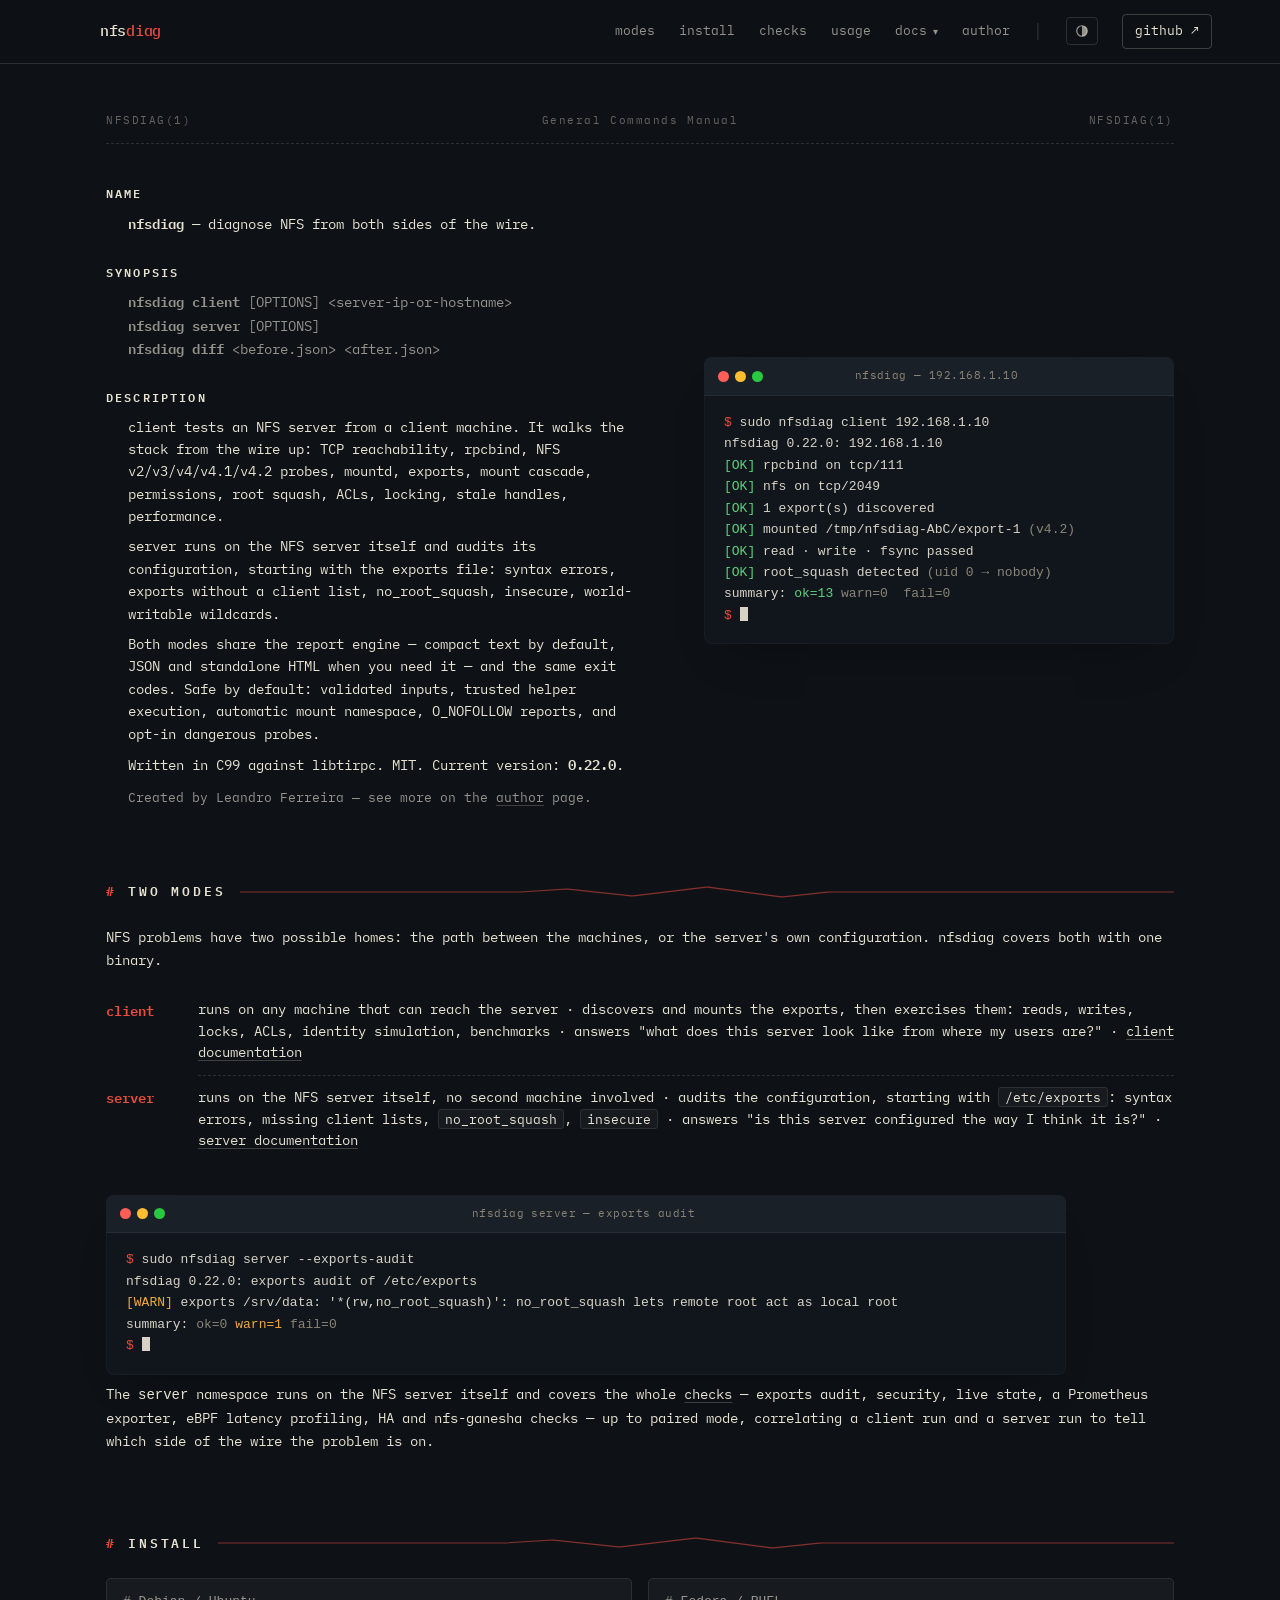
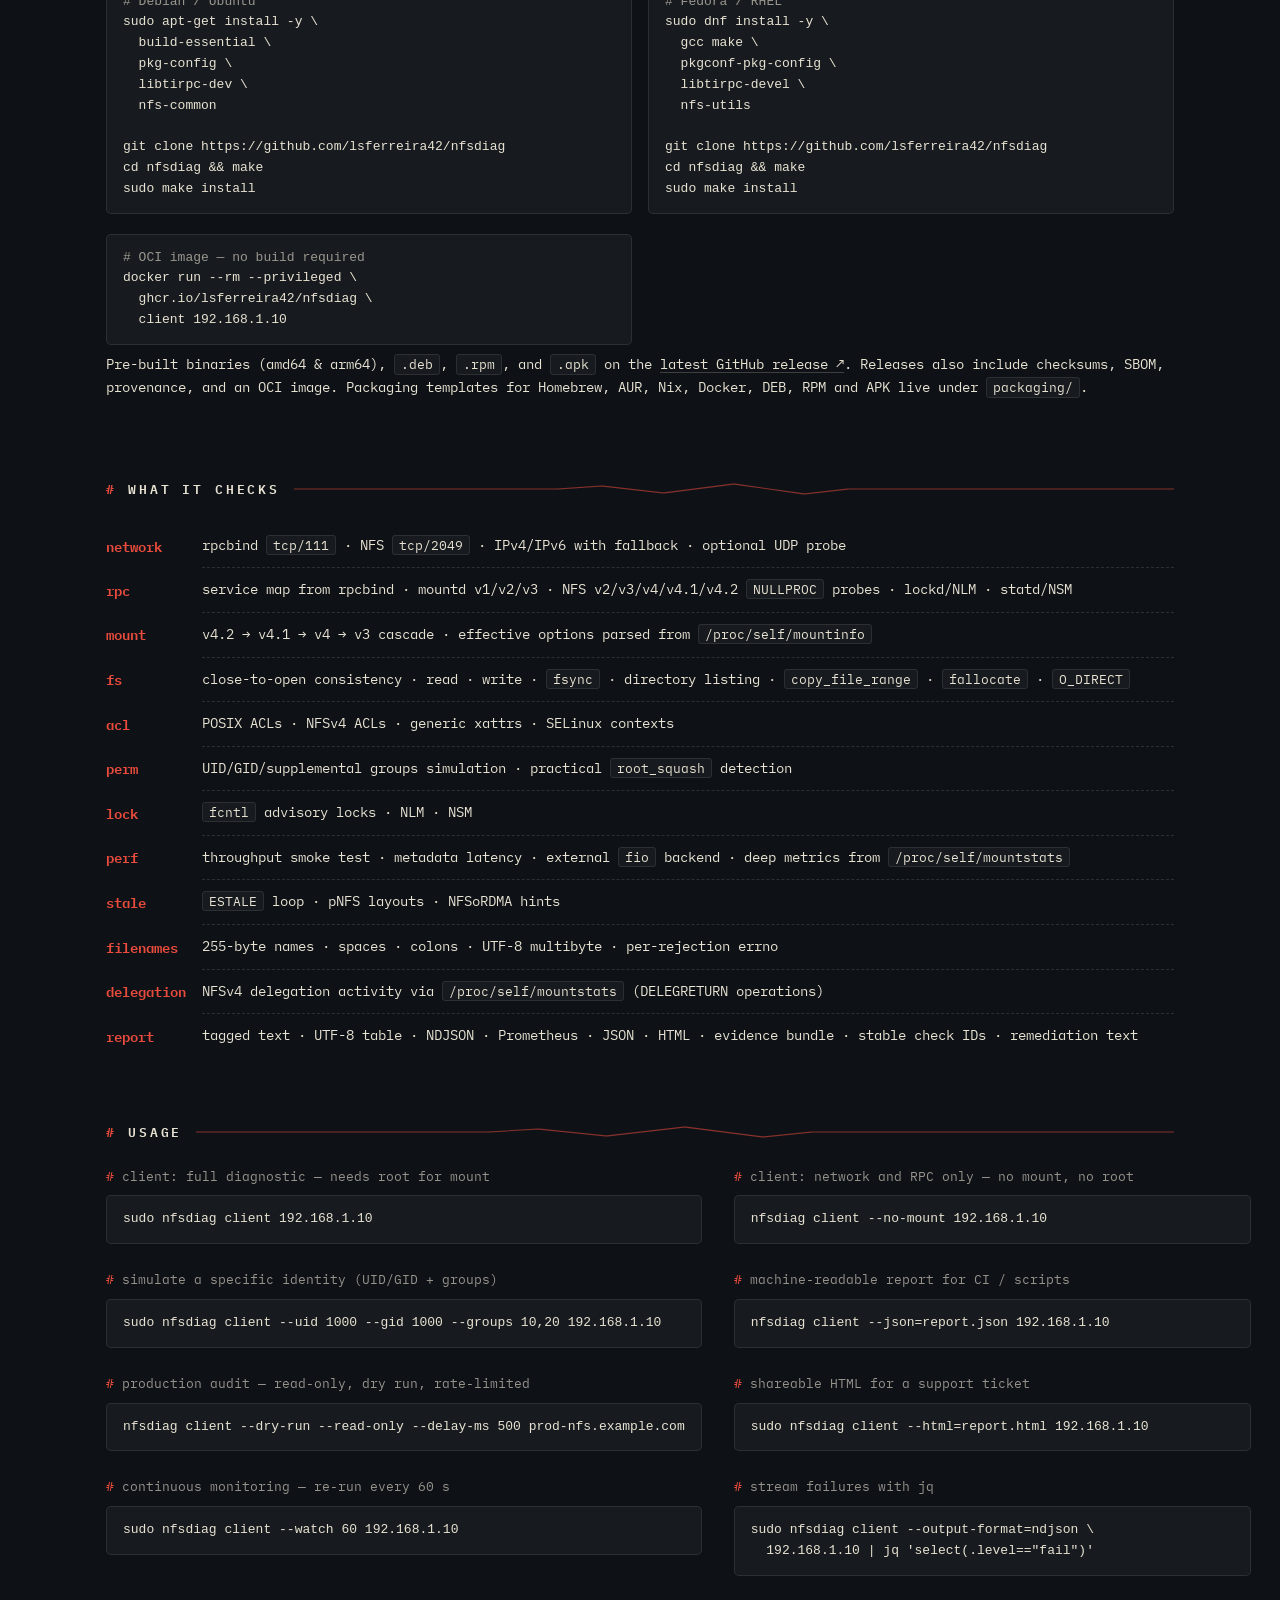
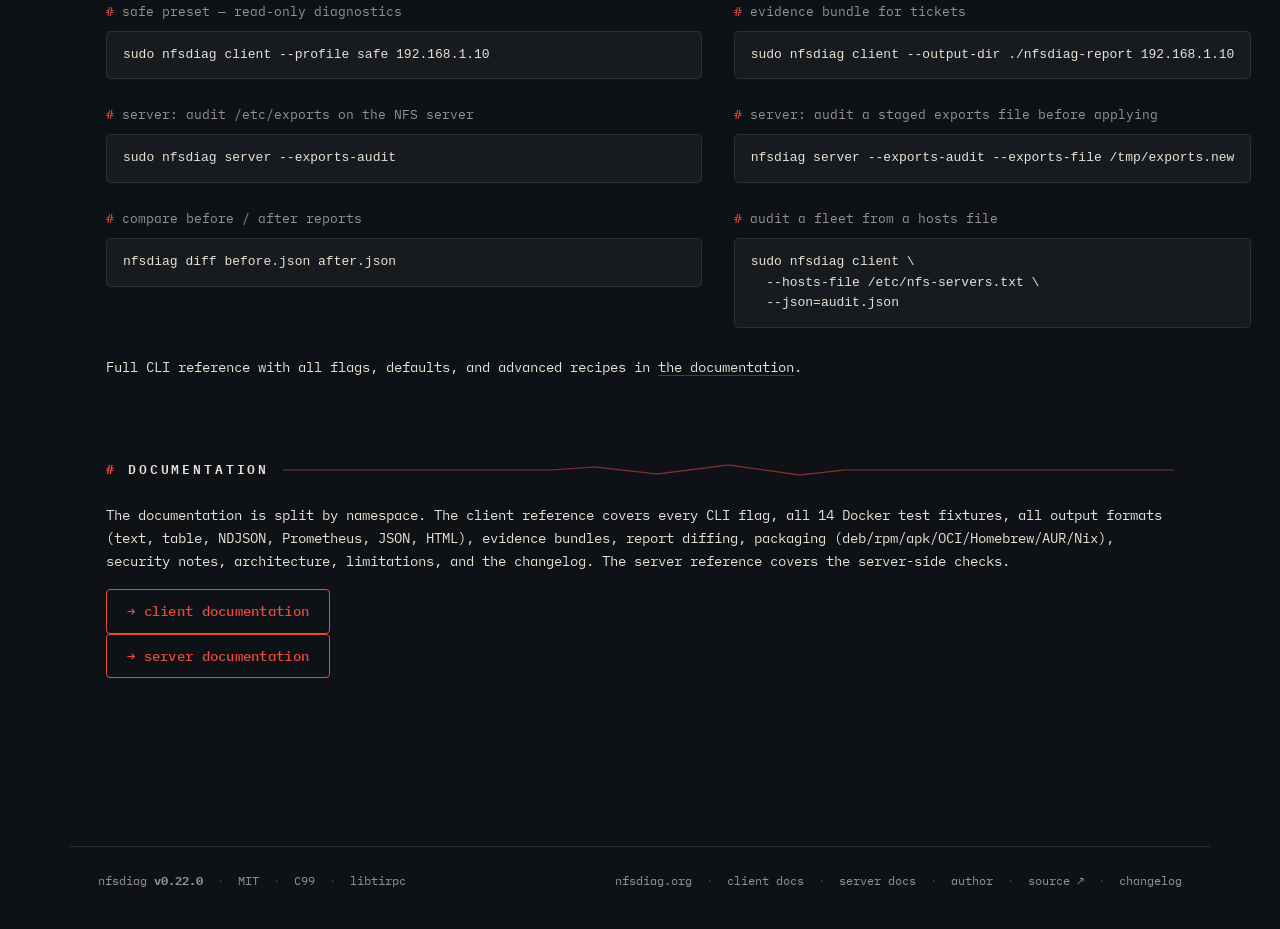
<file: website/index.html>
<!DOCTYPE html>
<html lang="en" data-theme="dark">
  <head>
    <meta charset="UTF-8" />
    <meta name="viewport" content="width=device-width, initial-scale=1.0" />
    <title>nfsdiag — NFS diagnostics from the client and the server side</title>
    <meta
      name="description"
      content="nfsdiag is a small C tool that diagnoses NFS from both sides: the client namespace walks the stack from the wire up (network, RPC, exports, mount, permissions, performance); the server namespace runs on the NFS server and audits its configuration."
    />
    <link rel="preconnect" href="https://fonts.googleapis.com" />
    <link rel="preconnect" href="https://fonts.gstatic.com" crossorigin />
    <link
      href="https://fonts.googleapis.com/css2?family=IBM+Plex+Mono:wght@400;500;600;700&display=swap"
      rel="stylesheet"
    />
    <link rel="canonical" href="https://www.nfsdiag.org/" />
    <meta name="robots" content="index, follow, max-image-preview:large, max-snippet:-1" />
    <meta name="author" content="Leandro Ferreira" />
    <meta
      name="keywords"
      content="nfsdiag, NFS diagnostics, NFS troubleshooting, NFS client, NFS server, exports audit, /etc/exports, rpcbind, mountd, NFSv3, NFSv4, ESTALE, root_squash, no_root_squash, Linux, mount options, NFS performance"
    />
    <meta name="theme-color" content="#F4F1EA" media="(prefers-color-scheme: light)" />
    <meta name="theme-color" content="#0E1217" media="(prefers-color-scheme: dark)" />
    <link rel="icon" type="image/svg+xml" href="/favicon.svg" />
    <link rel="apple-touch-icon" href="/apple-touch-icon.png" />
    <link rel="sitemap" type="application/xml" href="/sitemap.xml" />
    <meta property="og:url" content="https://www.nfsdiag.org/" />
    <meta property="og:type" content="website" />
    <meta property="og:site_name" content="nfsdiag" />
    <meta property="og:locale" content="en_US" />
    <meta property="og:title" content="nfsdiag — NFS diagnostics from the client and the server side" />
    <meta
      property="og:description"
      content="nfsdiag is a small C tool that diagnoses NFS from both sides: the client namespace walks the stack from the wire up (network, RPC, exports, mount, permissions, performance); the server namespace runs on the NFS server and audits its configuration."
    />
    <meta property="og:image" content="https://www.nfsdiag.org/og-image.png" />
    <meta property="og:image:width" content="1200" />
    <meta property="og:image:height" content="630" />
    <meta property="og:image:alt" content="nfsdiag — NFS diagnostics from the client and the server side" />
    <meta name="twitter:card" content="summary_large_image" />
    <meta name="twitter:title" content="nfsdiag — NFS diagnostics from the client and the server side" />
    <meta
      name="twitter:description"
      content="A small C tool that diagnoses NFS from both sides: client mode walks the stack from the wire up; server mode audits the NFS server's own configuration."
    />
    <meta name="twitter:image" content="https://www.nfsdiag.org/og-image.png" />
    <script type="application/ld+json">
    {
      "@context": "https://schema.org",
      "@graph": [
        {
          "@type": "WebSite",
          "@id": "https://www.nfsdiag.org/#website",
          "url": "https://www.nfsdiag.org/",
          "name": "nfsdiag",
          "description": "NFS diagnostic tool for Linux, client side and server side",
          "inLanguage": "en",
          "publisher": { "@id": "https://www.nfsdiag.org/author.html#person" }
        },
        {
          "@type": "SoftwareApplication",
          "@id": "https://www.nfsdiag.org/#software",
          "name": "nfsdiag",
          "url": "https://www.nfsdiag.org/",
          "description": "nfsdiag is a command-line NFS diagnostic tool written in C. The client namespace tests NFS servers from the client side (network, RPC, protocol, permission, and performance issues); the server namespace runs on the NFS server itself and audits its configuration.",
          "applicationCategory": "DeveloperApplication",
          "operatingSystem": "Linux",
          "softwareVersion": "0.22.0",
          "license": "https://opensource.org/license/mit",
          "isAccessibleForFree": true,
          "offers": { "@type": "Offer", "price": "0", "priceCurrency": "USD" },
          "downloadUrl": "https://github.com/lsferreira42/nfsdiag/releases/latest",
          "softwareHelp": { "@type": "CreativeWork", "url": "https://www.nfsdiag.org/docs.html" },
          "image": "https://www.nfsdiag.org/og-image.png",
          "author": { "@id": "https://www.nfsdiag.org/author.html#person" },
          "sameAs": [ "https://github.com/lsferreira42/nfsdiag" ]
        },
        {
          "@type": "Person",
          "@id": "https://www.nfsdiag.org/author.html#person",
          "name": "Leandro Ferreira",
          "url": "https://www.nfsdiag.org/author.html",
          "sameAs": [ "https://github.com/lsferreira42" ]
        }
      ]
    }
    </script>
    <link rel="stylesheet" href="assets/site.css" />
    <script>
      (function () {
        try {
          var t = localStorage.getItem("nfsdiag-theme");
          if (t === "dark" || t === "light") {
            document.documentElement.setAttribute("data-theme", t);
          }
        } catch (e) {}
      })();
    </script>
  </head>
  <body>
    <!-- ── reusable mark symbol (folder + EKG pulse) ────────────────── -->
    <svg width="0" height="0" style="position: absolute" aria-hidden="true">
      <defs>
        <symbol id="nfsdiag-mark" viewBox="0 0 64 64">
          <path
            class="folder"
            d="M 8 14 H 24 L 28 18 H 56 V 52 H 8 Z"
            fill="none"
            stroke-width="4.5"
            stroke-linejoin="round"
            stroke-linecap="round"
          />
          <path
            class="pulse"
            d="M 0 35 H 20 L 23 29 L 28 43 L 34 21 L 40 47 L 44 35 H 64"
            fill="none"
            stroke-width="4.5"
            stroke-linejoin="round"
            stroke-linecap="round"
          />
        </symbol>
      </defs>
    </svg>

    <!-- ── nav ──────────────────────────────────────────────────────── -->
    <header class="nav">
      <div class="nav__inner">
        <a class="nav__brand" href="#top">
          <svg class="mark" width="22" height="22" viewBox="0 0 64 64" aria-label="nfsdiag">
            <use href="#nfsdiag-mark"></use>
          </svg>
          <span class="wm">nfs<span class="wm__diag">diag</span></span>
        </a>
        <nav class="nav__links" aria-label="primary">
          <a href="#modes">modes</a>
          <a href="#install">install</a>
          <a href="#checks" class="nav__hide-sm">checks</a>
          <a href="#usage">usage</a>
          <details class="nav__drop">
            <summary>docs</summary>
            <div class="nav__drop-menu">
              <a href="docs.html">client</a>
              <a href="docs-server.html">server</a>
            </div>
          </details>
          <a href="author.html" class="nav__hide-sm">author</a>
          <span class="nav__sep nav__hide-sm">│</span>
          <button
            class="nav__btn"
            type="button"
            id="theme-btn"
            aria-label="toggle theme"
            title="toggle theme"
          >
            <svg width="14" height="14" viewBox="0 0 16 16" aria-hidden="true">
              <circle cx="8" cy="8" r="6" fill="none" stroke="currentColor" stroke-width="1.4" />
              <path d="M 8 2 A 6 6 0 0 1 8 14 Z" fill="currentColor" />
            </svg>
          </button>
          <a class="nav__ext" href="https://github.com/lsferreira42/nfsdiag" target="_blank" rel="noopener">github ↗</a>
        </nav>
      </div>
    </header>

    <main class="page" id="top">
      <!-- ── manpage header line ────────────────────────────────────── -->
      <div class="manhead" aria-hidden="true">
        <span>NFSDIAG(1)</span>
        <span>General Commands Manual</span>
        <span>NFSDIAG(1)</span>
      </div>

      <!-- ── manpage hero (NAME / SYNOPSIS / DESCRIPTION) ───────────── -->
      <section class="manpage manpage--hero">
        <div class="manpage__text">
        <h2>NAME</h2>
        <p class="desc">
          <strong>nfsdiag</strong> — diagnose NFS from both sides of the wire.
        </p>

        <h2>SYNOPSIS</h2>
        <p class="opts">
          <strong>nfsdiag client</strong>
          <span class="arg">[OPTIONS]</span>
          <span class="arg">&lt;server-ip-or-hostname&gt;</span>
          <br />
          <strong>nfsdiag server</strong>
          <span class="arg">[OPTIONS]</span>
          <br />
          <strong>nfsdiag diff</strong>
          <span class="arg">&lt;before.json&gt;</span>
          <span class="arg">&lt;after.json&gt;</span>
        </p>

        <h2>DESCRIPTION</h2>
        <p>
          <code>client</code> tests an NFS server from a client machine. It
          walks the stack from the wire up: TCP reachability, rpcbind, NFS
          v2/v3/v4/v4.1/v4.2 probes, mountd, exports, mount cascade,
          permissions, root squash, ACLs, locking, stale handles, performance.
        </p>
        <p>
          <code>server</code> runs on the NFS server itself and audits its
          configuration, starting with the exports file: syntax errors,
          exports without a client list, <code>no_root_squash</code>,
          <code>insecure</code>, world-writable wildcards.
        </p>
        <p>
          Both modes share the report engine — compact text by default, JSON
          and standalone HTML when you need it — and the same exit codes. Safe
          by default: validated inputs, trusted helper execution, automatic
          mount namespace, <code>O_NOFOLLOW</code> reports, and opt-in
          dangerous probes.
        </p>
        <p>
          Written in C99 against <code>libtirpc</code>. MIT.
          Current version: <strong>0.22.0</strong>.
        </p>
        <p class="byline">
          Created by Leandro Ferreira — see more on the
          <a href="author.html">author</a> page.
        </p>
        </div>

        <!-- ── terminal mock ───────────────────────────────────────── -->
        <div class="terminal" role="img" aria-label="example nfsdiag output">
          <div class="terminal__head">
            <div class="terminal__lights">
              <span></span><span></span><span></span>
            </div>
            <div class="terminal__title">nfsdiag — 192.168.1.10</div>
            <div style="width: 50px"></div>
          </div>
<pre class="terminal__body"><span class="prompt">$</span> sudo nfsdiag client 192.168.1.10
nfsdiag 0.22.0: 192.168.1.10
<span class="ok">[OK]</span> rpcbind on tcp/111
<span class="ok">[OK]</span> nfs on tcp/2049
<span class="ok">[OK]</span> 1 export(s) discovered
<span class="ok">[OK]</span> mounted /tmp/nfsdiag-AbC/export-1 <span class="dim">(v4.2)</span>
<span class="ok">[OK]</span> read · write · fsync passed
<span class="ok">[OK]</span> root_squash detected <span class="dim">(uid 0 → nobody)</span>
summary: <span class="ok">ok=13</span> <span class="dim">warn=0  fail=0</span>
<span class="prompt">$</span> <span class="cursor"></span></pre>
        </div>
      </section>

      <!-- ── modes ──────────────────────────────────────────────────── -->
      <section class="section" id="modes">
        <h2 class="section__title">
          <a class="section__hash" href="#modes">#</a>
          two modes
          <svg
            class="section__pulse"
            viewBox="0 0 200 14"
            preserveAspectRatio="none"
            aria-hidden="true"
          >
            <path
              d="M 0 7 H 60 L 70 4 L 84 11 L 100 2 L 116 12 L 126 7 H 200"
              stroke="currentColor"
              stroke-width="1"
              fill="none"
              stroke-linejoin="round"
              stroke-linecap="round"
            />
          </svg>
        </h2>

        <p class="lede">
          NFS problems have two possible homes: the path between the machines,
          or the server's own configuration. nfsdiag covers both with one
          binary.
        </p>

        <table class="checks">
          <tbody>
            <tr>
              <th>client</th>
              <td>
                runs on any machine that can reach the server · discovers and
                mounts the exports, then exercises them: reads, writes, locks,
                ACLs, identity simulation, benchmarks · answers "what does
                this server look like from where my users are?" ·
                <a href="docs.html">client documentation</a>
              </td>
            </tr>
            <tr>
              <th>server</th>
              <td>
                runs on the NFS server itself, no second machine involved ·
                audits the configuration, starting with
                <code class="inline">/etc/exports</code>: syntax errors,
                missing client lists, <code class="inline">no_root_squash</code>,
                <code class="inline">insecure</code> · answers "is this server
                configured the way I think it is?" ·
                <a href="docs-server.html">server documentation</a>
              </td>
            </tr>
          </tbody>
        </table>

        <div class="terminal" role="img" aria-label="example nfsdiag server output">
          <div class="terminal__head">
            <div class="terminal__lights">
              <span></span><span></span><span></span>
            </div>
            <div class="terminal__title">nfsdiag server — exports audit</div>
            <div style="width: 50px"></div>
          </div>
<pre class="terminal__body"><span class="prompt">$</span> sudo nfsdiag server --exports-audit
nfsdiag 0.22.0: exports audit of /etc/exports
<span class="warn">[WARN]</span> exports /srv/data: '*(rw,no_root_squash)': no_root_squash lets remote root act as local root
summary: <span class="dim">ok=0</span> <span class="warn">warn=1</span> <span class="dim">fail=0</span>
<span class="prompt">$</span> <span class="cursor"></span></pre>
        </div>

        <p class="lede" style="margin-top: 8px;">
          The <code>server</code> namespace runs on the NFS server itself and
          covers the whole
          <a href="docs-server.html#checks">checks</a> — exports audit,
          security, live state, a Prometheus exporter, eBPF latency profiling,
          HA and nfs-ganesha checks — up to paired mode, correlating a client
          run and a server run to tell which side of the wire the problem is on.
        </p>
      </section>

      <!-- ── install ────────────────────────────────────────────────── -->
      <section class="section" id="install">
        <h2 class="section__title">
          <a class="section__hash" href="#install">#</a>
          install
          <svg
            class="section__pulse"
            viewBox="0 0 200 14"
            preserveAspectRatio="none"
            aria-hidden="true"
          >
            <path
              d="M 0 7 H 60 L 70 4 L 84 11 L 100 2 L 116 12 L 126 7 H 200"
              stroke="currentColor"
              stroke-width="1"
              fill="none"
              stroke-linejoin="round"
              stroke-linecap="round"
            />
          </svg>
        </h2>

        <div class="cols">
          <pre><code class="block"><span class="code__d"># Debian / Ubuntu</span>
sudo apt-get install -y \
  build-essential \
  pkg-config \
  libtirpc-dev \
  nfs-common

git clone https://github.com/lsferreira42/nfsdiag
cd nfsdiag &amp;&amp; make
sudo make install</code></pre>

          <pre><code class="block"><span class="code__d"># Fedora / RHEL</span>
sudo dnf install -y \
  gcc make \
  pkgconf-pkg-config \
  libtirpc-devel \
  nfs-utils

git clone https://github.com/lsferreira42/nfsdiag
cd nfsdiag &amp;&amp; make
sudo make install</code></pre>
        </div>

        <div class="cols" style="margin-top: 20px;">
          <pre><code class="block"><span class="code__d"># OCI image — no build required</span>
docker run --rm --privileged \
  ghcr.io/lsferreira42/nfsdiag \
  client 192.168.1.10</code></pre>
        </div>

        <p class="lede" style="margin-top: 8px;">
          Pre-built binaries (amd64 &amp; arm64), <code class="inline">.deb</code>,
          <code class="inline">.rpm</code>, and <code class="inline">.apk</code> on the
          <a href="https://github.com/lsferreira42/nfsdiag/releases/latest" target="_blank" rel="noopener">latest GitHub release ↗</a>.
          Releases also include checksums, SBOM, provenance, and an OCI image.
          Packaging templates for Homebrew, AUR, Nix, Docker, DEB, RPM and APK
          live under <code class="inline">packaging/</code>.
        </p>
      </section>

      <!-- ── what it checks ─────────────────────────────────────────── -->
      <section class="section" id="checks">
        <h2 class="section__title">
          <a class="section__hash" href="#checks">#</a>
          what it checks
          <svg
            class="section__pulse"
            viewBox="0 0 200 14"
            preserveAspectRatio="none"
            aria-hidden="true"
          >
            <path
              d="M 0 7 H 60 L 70 4 L 84 11 L 100 2 L 116 12 L 126 7 H 200"
              stroke="currentColor"
              stroke-width="1"
              fill="none"
              stroke-linejoin="round"
              stroke-linecap="round"
            />
          </svg>
        </h2>

        <table class="checks">
          <tbody>
            <tr>
              <th>network</th>
              <td>
                rpcbind <code class="inline">tcp/111</code> · NFS
                <code class="inline">tcp/2049</code> · IPv4/IPv6 with fallback
                · optional UDP probe
              </td>
            </tr>
            <tr>
              <th>rpc</th>
              <td>
                service map from rpcbind · mountd v1/v2/v3 · NFS v2/v3/v4/v4.1/v4.2
                <code class="inline">NULLPROC</code> probes · lockd/NLM · statd/NSM
              </td>
            </tr>
            <tr>
              <th>mount</th>
              <td>
                v4.2 → v4.1 → v4 → v3 cascade · effective options parsed from
                <code class="inline">/proc/self/mountinfo</code>
              </td>
            </tr>
            <tr>
              <th>fs</th>
              <td>
                close-to-open consistency · read · write ·
                <code class="inline">fsync</code> · directory listing ·
                <code class="inline">copy_file_range</code> ·
                <code class="inline">fallocate</code> ·
                <code class="inline">O_DIRECT</code>
              </td>
            </tr>
            <tr>
              <th>acl</th>
              <td>POSIX ACLs · NFSv4 ACLs · generic xattrs · SELinux contexts</td>
            </tr>
            <tr>
              <th>perm</th>
              <td>
                UID/GID/supplemental groups simulation · practical
                <code class="inline">root_squash</code> detection
              </td>
            </tr>
            <tr>
              <th>lock</th>
              <td>
                <code class="inline">fcntl</code> advisory locks · NLM · NSM
              </td>
            </tr>
            <tr>
              <th>perf</th>
              <td>
                throughput smoke test · metadata latency · external
                <code class="inline">fio</code> backend · deep metrics from
                <code class="inline">/proc/self/mountstats</code>
              </td>
            </tr>
            <tr>
              <th>stale</th>
              <td>
                <code class="inline">ESTALE</code> loop · pNFS layouts ·
                NFSoRDMA hints
              </td>
            </tr>
            <tr>
              <th>filenames</th>
              <td>
                255-byte names · spaces · colons · UTF-8 multibyte · per-rejection errno
              </td>
            </tr>
            <tr>
              <th>delegation</th>
              <td>
                NFSv4 delegation activity via
                <code class="inline">/proc/self/mountstats</code>
                (DELEGRETURN operations)
              </td>
            </tr>
            <tr>
              <th>report</th>
              <td>
                tagged text · UTF-8 table · NDJSON · Prometheus · JSON · HTML ·
                evidence bundle · stable check IDs · remediation text
              </td>
            </tr>
          </tbody>
        </table>
      </section>

      <!-- ── usage ──────────────────────────────────────────────────── -->
      <section class="section" id="usage">
        <h2 class="section__title">
          <a class="section__hash" href="#usage">#</a>
          usage
          <svg
            class="section__pulse"
            viewBox="0 0 200 14"
            preserveAspectRatio="none"
            aria-hidden="true"
          >
            <path
              d="M 0 7 H 60 L 70 4 L 84 11 L 100 2 L 116 12 L 126 7 H 200"
              stroke="currentColor"
              stroke-width="1"
              fill="none"
              stroke-linejoin="round"
              stroke-linecap="round"
            />
          </svg>
        </h2>

        <div class="recipes">
          <div>
            <p class="recipe__desc">client: full diagnostic — needs root for mount</p>
<pre><code class="block">sudo nfsdiag client 192.168.1.10</code></pre>
          </div>
          <div>
            <p class="recipe__desc">client: network and RPC only — no mount, no root</p>
<pre><code class="block">nfsdiag client --no-mount 192.168.1.10</code></pre>
          </div>
          <div>
            <p class="recipe__desc">simulate a specific identity (UID/GID + groups)</p>
<pre><code class="block">sudo nfsdiag client --uid 1000 --gid 1000 --groups 10,20 192.168.1.10</code></pre>
          </div>
          <div>
            <p class="recipe__desc">machine-readable report for CI / scripts</p>
<pre><code class="block">nfsdiag client --json=report.json 192.168.1.10</code></pre>
          </div>
          <div>
            <p class="recipe__desc">production audit — read-only, dry run, rate-limited</p>
<pre><code class="block">nfsdiag client --dry-run --read-only --delay-ms 500 prod-nfs.example.com</code></pre>
          </div>
          <div>
            <p class="recipe__desc">shareable HTML for a support ticket</p>
<pre><code class="block">sudo nfsdiag client --html=report.html 192.168.1.10</code></pre>
          </div>
          <div>
            <p class="recipe__desc">continuous monitoring — re-run every 60 s</p>
<pre><code class="block">sudo nfsdiag client --watch 60 192.168.1.10</code></pre>
          </div>
          <div>
            <p class="recipe__desc">stream failures with jq</p>
<pre><code class="block">sudo nfsdiag client --output-format=ndjson \
  192.168.1.10 | jq 'select(.level=="fail")'</code></pre>
          </div>
          <div>
            <p class="recipe__desc">safe preset — read-only diagnostics</p>
<pre><code class="block">sudo nfsdiag client --profile safe 192.168.1.10</code></pre>
          </div>
          <div>
            <p class="recipe__desc">evidence bundle for tickets</p>
<pre><code class="block">sudo nfsdiag client --output-dir ./nfsdiag-report 192.168.1.10</code></pre>
          </div>
          <div>
            <p class="recipe__desc">server: audit /etc/exports on the NFS server</p>
<pre><code class="block">sudo nfsdiag server --exports-audit</code></pre>
          </div>
          <div>
            <p class="recipe__desc">server: audit a staged exports file before applying</p>
<pre><code class="block">nfsdiag server --exports-audit --exports-file /tmp/exports.new</code></pre>
          </div>
          <div>
            <p class="recipe__desc">compare before / after reports</p>
<pre><code class="block">nfsdiag diff before.json after.json</code></pre>
          </div>
          <div>
            <p class="recipe__desc">audit a fleet from a hosts file</p>
<pre><code class="block">sudo nfsdiag client \
  --hosts-file /etc/nfs-servers.txt \
  --json=audit.json</code></pre>
          </div>
        </div>

        <p class="lede" style="margin-top: 28px;">
          Full CLI reference with all flags, defaults, and advanced recipes in
          <a href="docs.html#cli">the documentation</a>.
        </p>
      </section>

      <!-- ── documentation CTA ─────────────────────────────────────── -->
      <section class="section" id="docs">
        <h2 class="section__title">
          <a class="section__hash" href="#docs">#</a>
          documentation
          <svg
            class="section__pulse"
            viewBox="0 0 200 14"
            preserveAspectRatio="none"
            aria-hidden="true"
          >
            <path
              d="M 0 7 H 60 L 70 4 L 84 11 L 100 2 L 116 12 L 126 7 H 200"
              stroke="currentColor"
              stroke-width="1"
              fill="none"
              stroke-linejoin="round"
              stroke-linecap="round"
            />
          </svg>
        </h2>

        <p class="lede">
          The documentation is split by namespace. The client reference covers
          every CLI flag, all 14 Docker test fixtures, all output formats
          (text, table, NDJSON, Prometheus, JSON, HTML), evidence bundles,
          report diffing, packaging (deb/rpm/apk/OCI/Homebrew/AUR/Nix),
          security notes, architecture, limitations, and the changelog. The
          server reference covers the server-side checks.
        </p>

        <a href="docs.html" class="cta-link">→ client documentation</a>
        <br />
        <a href="docs-server.html" class="cta-link">→ server documentation</a>
      </section>
    </main>

    <footer class="foot">
      <span>nfsdiag <strong>v0.22.0</strong></span>
      <span class="foot__sep">·</span>
      <span>MIT</span>
      <span class="foot__sep">·</span>
      <span>C99</span>
      <span class="foot__sep">·</span>
      <span>libtirpc</span>
      <span class="foot__spacer"></span>
      <a href="https://www.nfsdiag.org" target="_blank" rel="noopener">nfsdiag.org</a>
      <span class="foot__sep">·</span>
      <a href="docs.html">client docs</a>
      <span class="foot__sep">·</span>
      <a href="docs-server.html">server docs</a>
      <span class="foot__sep">·</span>
      <a href="author.html">author</a>
      <span class="foot__sep">·</span>
      <a href="https://github.com/lsferreira42/nfsdiag" target="_blank" rel="noopener">source ↗</a>
      <span class="foot__sep">·</span>
      <a href="docs.html#changelog">changelog</a>
    </footer>

    <!-- theme toggle -->
    <script>
      (function () {
        var root = document.documentElement;
        var btn = document.getElementById("theme-btn");
        if (!btn) return;
        btn.addEventListener("click", function () {
          var cur = root.getAttribute("data-theme") || "light";
          var next = cur === "light" ? "dark" : "light";
          root.setAttribute("data-theme", next);
          try { localStorage.setItem("nfsdiag-theme", next); } catch (e) {}
        });
      })();
    </script>

  </body>
</html>
</file>
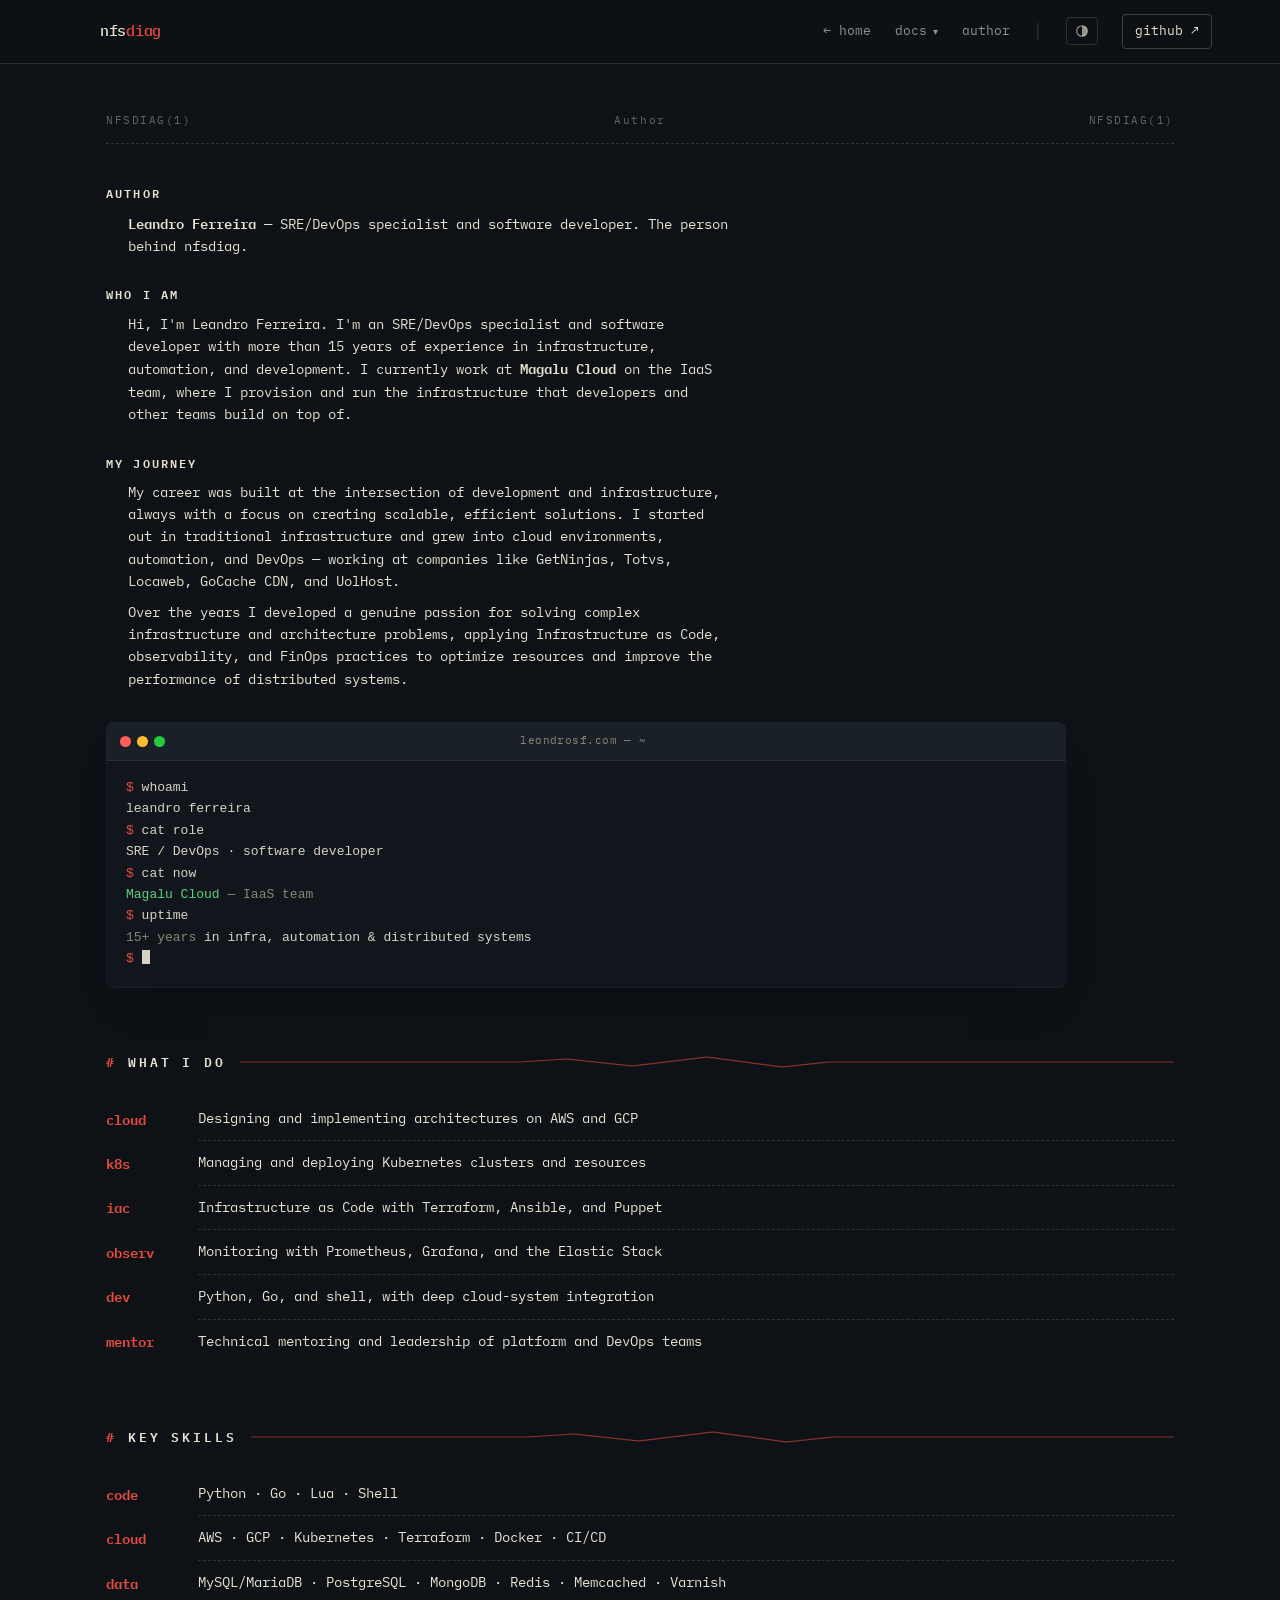
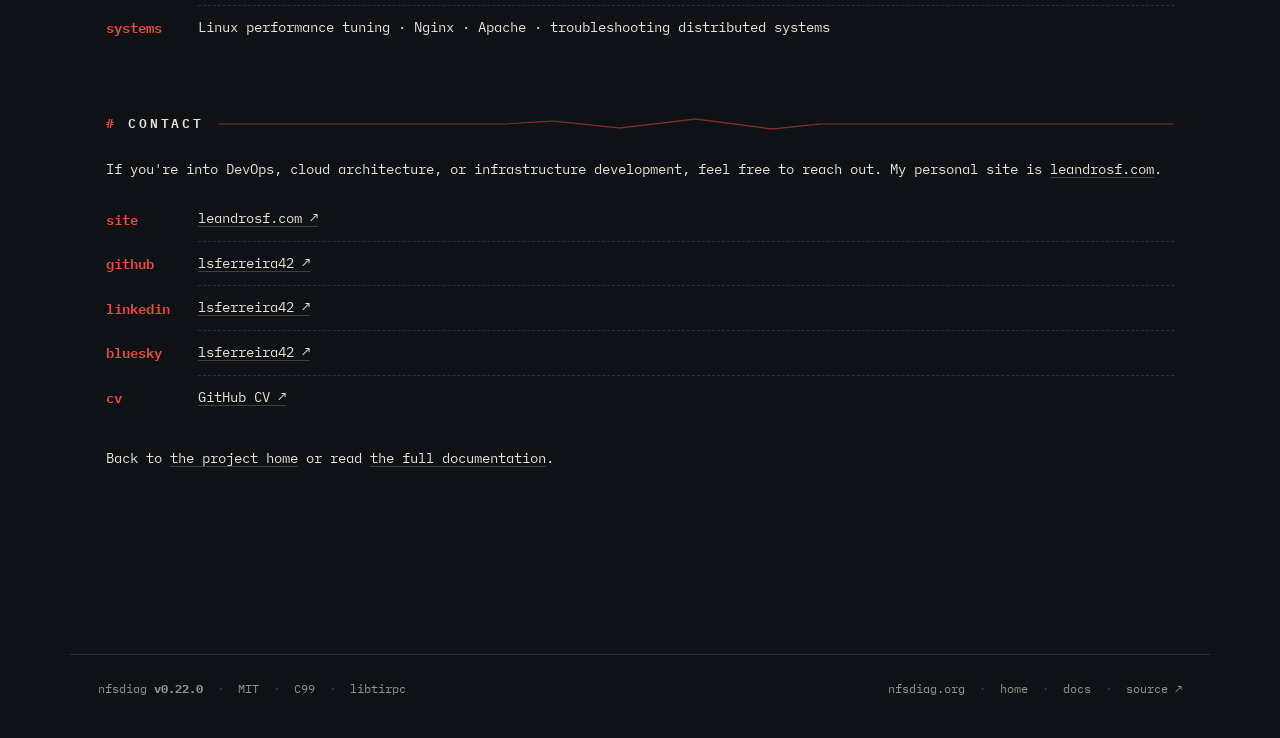
<file: website/author.html>
<!DOCTYPE html>
<html lang="en" data-theme="dark">
  <head>
    <meta charset="UTF-8" />
    <meta name="viewport" content="width=device-width, initial-scale=1.0" />
    <title>nfsdiag — author</title>
    <meta
      name="description"
      content="Leandro Ferreira — SRE/DevOps specialist and software developer, author of nfsdiag. 15+ years across infrastructure, automation, and distributed systems."
    />
    <link rel="preconnect" href="https://fonts.googleapis.com" />
    <link rel="preconnect" href="https://fonts.gstatic.com" crossorigin />
    <link
      href="https://fonts.googleapis.com/css2?family=IBM+Plex+Mono:wght@400;500;600;700&display=swap"
      rel="stylesheet"
    />
    <link rel="canonical" href="https://www.nfsdiag.org/author.html" />
    <meta name="robots" content="index, follow, max-image-preview:large, max-snippet:-1" />
    <meta name="author" content="Leandro Ferreira" />
    <meta name="theme-color" content="#F4F1EA" media="(prefers-color-scheme: light)" />
    <meta name="theme-color" content="#0E1217" media="(prefers-color-scheme: dark)" />
    <link rel="icon" type="image/svg+xml" href="/favicon.svg" />
    <link rel="apple-touch-icon" href="/apple-touch-icon.png" />
    <link rel="sitemap" type="application/xml" href="/sitemap.xml" />
    <meta property="og:url" content="https://www.nfsdiag.org/author.html" />
    <meta property="og:type" content="profile" />
    <meta property="og:site_name" content="nfsdiag" />
    <meta property="og:locale" content="en_US" />
    <meta property="og:title" content="nfsdiag — author" />
    <meta
      property="og:description"
      content="Leandro Ferreira — SRE/DevOps specialist and software developer, author of nfsdiag. 15+ years across infrastructure, automation, and distributed systems."
    />
    <meta property="og:image" content="https://www.nfsdiag.org/og-image.png" />
    <meta property="og:image:width" content="1200" />
    <meta property="og:image:height" content="630" />
    <meta property="og:image:alt" content="nfsdiag — diagnose NFS servers from the client side" />
    <meta name="twitter:card" content="summary_large_image" />
    <meta name="twitter:title" content="nfsdiag — author" />
    <meta
      name="twitter:description"
      content="Leandro Ferreira — SRE/DevOps specialist and software developer, author of nfsdiag."
    />
    <meta name="twitter:image" content="https://www.nfsdiag.org/og-image.png" />
    <script type="application/ld+json">
    {
      "@context": "https://schema.org",
      "@type": "ProfilePage",
      "@id": "https://www.nfsdiag.org/author.html#page",
      "url": "https://www.nfsdiag.org/author.html",
      "inLanguage": "en",
      "isPartOf": { "@id": "https://www.nfsdiag.org/#website" },
      "mainEntity": {
        "@type": "Person",
        "@id": "https://www.nfsdiag.org/author.html#person",
        "name": "Leandro Ferreira",
        "url": "https://www.nfsdiag.org/author.html",
        "jobTitle": "SRE/DevOps specialist and software developer",
        "sameAs": [
          "https://github.com/lsferreira42",
          "https://www.linkedin.com/in/lsferreira42",
          "https://bsky.app/profile/lsferreira42.bsky.social",
          "https://leandrosf.com"
        ]
      }
    }
    </script>
    <link rel="stylesheet" href="assets/site.css" />
    <script>
      (function () {
        try {
          var t = localStorage.getItem("nfsdiag-theme");
          if (t === "dark" || t === "light") {
            document.documentElement.setAttribute("data-theme", t);
          }
        } catch (e) {}
      })();
    </script>
  </head>
  <body>
    <!-- ── reusable mark ────────────────────────────────────────────── -->
    <svg width="0" height="0" style="position: absolute" aria-hidden="true">
      <defs>
        <symbol id="nfsdiag-mark" viewBox="0 0 64 64">
          <path class="folder" d="M 8 14 H 24 L 28 18 H 56 V 52 H 8 Z" fill="none" stroke-width="4.5" stroke-linejoin="round" stroke-linecap="round"/>
          <path class="pulse" d="M 0 35 H 20 L 23 29 L 28 43 L 34 21 L 40 47 L 44 35 H 64" fill="none" stroke-width="4.5" stroke-linejoin="round" stroke-linecap="round"/>
        </symbol>
      </defs>
    </svg>

    <!-- ── nav ──────────────────────────────────────────────────────── -->
    <header class="nav">
      <div class="nav__inner">
        <a class="nav__brand" href="index.html">
          <svg class="mark" width="22" height="22" viewBox="0 0 64 64" aria-label="nfsdiag">
            <use href="#nfsdiag-mark"></use>
          </svg>
          <span class="wm">nfs<span class="wm__diag">diag</span></span>
        </a>
        <nav class="nav__links" aria-label="primary">
          <a href="index.html">← home</a>
          <details class="nav__drop nav__hide-sm">
            <summary>docs</summary>
            <div class="nav__drop-menu">
              <a href="docs.html">client</a>
              <a href="docs-server.html">server</a>
            </div>
          </details>
          <a href="author.html">author</a>
          <span class="nav__sep nav__hide-sm">│</span>
          <button class="nav__btn" type="button" id="theme-btn" aria-label="toggle theme" title="toggle theme">
            <svg width="14" height="14" viewBox="0 0 16 16" aria-hidden="true">
              <circle cx="8" cy="8" r="6" fill="none" stroke="currentColor" stroke-width="1.4"/>
              <path d="M 8 2 A 6 6 0 0 1 8 14 Z" fill="currentColor"/>
            </svg>
          </button>
          <a class="nav__ext" href="https://github.com/lsferreira42/nfsdiag" target="_blank" rel="noopener">github ↗</a>
        </nav>
      </div>
    </header>

    <main class="page" id="top">
      <!-- ── manpage header ────────────────────────────────────────── -->
      <div class="manhead" aria-hidden="true">
        <span>NFSDIAG(1)</span>
        <span>Author</span>
        <span>NFSDIAG(1)</span>
      </div>

      <!-- ── manpage hero ───────────────────────────────────────────── -->
      <section class="manpage">
        <h2>AUTHOR</h2>
        <p class="desc">
          <strong>Leandro Ferreira</strong> — SRE/DevOps specialist and software
          developer. The person behind nfsdiag.
        </p>

        <h2>WHO I AM</h2>
        <p>
          Hi, I'm Leandro Ferreira. I'm an SRE/DevOps specialist and software
          developer with more than 15 years of experience in infrastructure,
          automation, and development. I currently work at
          <strong>Magalu Cloud</strong> on the IaaS team, where I provision and
          run the infrastructure that developers and other teams build on top of.
        </p>

        <h2>MY JOURNEY</h2>
        <p>
          My career was built at the intersection of development and
          infrastructure, always with a focus on creating scalable, efficient
          solutions. I started out in traditional infrastructure and grew into
          cloud environments, automation, and DevOps — working at companies like
          GetNinjas, Totvs, Locaweb, GoCache CDN, and UolHost.
        </p>
        <p>
          Over the years I developed a genuine passion for solving complex
          infrastructure and architecture problems, applying Infrastructure as
          Code, observability, and FinOps practices to optimize resources and
          improve the performance of distributed systems.
        </p>

        <!-- ── terminal mock ───────────────────────────────────────── -->
        <div class="terminal" role="img" aria-label="whoami">
          <div class="terminal__head">
            <div class="terminal__lights">
              <span></span><span></span><span></span>
            </div>
            <div class="terminal__title">leandrosf.com — ~</div>
            <div style="width: 50px"></div>
          </div>
<pre class="terminal__body"><span class="prompt">$</span> whoami
leandro ferreira
<span class="prompt">$</span> cat role
SRE / DevOps · software developer
<span class="prompt">$</span> cat now
<span class="ok">Magalu Cloud</span> <span class="dim">— IaaS team</span>
<span class="prompt">$</span> uptime
<span class="dim">15+ years</span> in infra, automation &amp; distributed systems
<span class="prompt">$</span> <span class="cursor"></span></pre>
        </div>
      </section>

      <!-- ── what I do ──────────────────────────────────────────────── -->
      <section class="section" id="work">
        <h2 class="section__title">
          <a class="section__hash" href="#work">#</a>
          what I do
          <svg class="section__pulse" viewBox="0 0 200 14" preserveAspectRatio="none" aria-hidden="true">
            <path d="M 0 7 H 60 L 70 4 L 84 11 L 100 2 L 116 12 L 126 7 H 200" stroke="currentColor" stroke-width="1" fill="none" stroke-linejoin="round" stroke-linecap="round"/>
          </svg>
        </h2>

        <table class="checks">
          <tbody>
            <tr>
              <th>cloud</th>
              <td>Designing and implementing architectures on AWS and GCP</td>
            </tr>
            <tr>
              <th>k8s</th>
              <td>Managing and deploying Kubernetes clusters and resources</td>
            </tr>
            <tr>
              <th>iac</th>
              <td>Infrastructure as Code with Terraform, Ansible, and Puppet</td>
            </tr>
            <tr>
              <th>observ</th>
              <td>Monitoring with Prometheus, Grafana, and the Elastic Stack</td>
            </tr>
            <tr>
              <th>dev</th>
              <td>Python, Go, and shell, with deep cloud-system integration</td>
            </tr>
            <tr>
              <th>mentor</th>
              <td>Technical mentoring and leadership of platform and DevOps teams</td>
            </tr>
          </tbody>
        </table>
      </section>

      <!-- ── key skills ─────────────────────────────────────────────── -->
      <section class="section" id="skills">
        <h2 class="section__title">
          <a class="section__hash" href="#skills">#</a>
          key skills
          <svg class="section__pulse" viewBox="0 0 200 14" preserveAspectRatio="none" aria-hidden="true">
            <path d="M 0 7 H 60 L 70 4 L 84 11 L 100 2 L 116 12 L 126 7 H 200" stroke="currentColor" stroke-width="1" fill="none" stroke-linejoin="round" stroke-linecap="round"/>
          </svg>
        </h2>

        <table class="checks">
          <tbody>
            <tr>
              <th>code</th>
              <td>Python · Go · Lua · Shell</td>
            </tr>
            <tr>
              <th>cloud</th>
              <td>AWS · GCP · Kubernetes · Terraform · Docker · CI/CD</td>
            </tr>
            <tr>
              <th>data</th>
              <td>
                MySQL/MariaDB · PostgreSQL · MongoDB · Redis · Memcached ·
                Varnish
              </td>
            </tr>
            <tr>
              <th>systems</th>
              <td>
                Linux performance tuning · Nginx · Apache · troubleshooting
                distributed systems
              </td>
            </tr>
          </tbody>
        </table>
      </section>

      <!-- ── contact ────────────────────────────────────────────────── -->
      <section class="section" id="contact">
        <h2 class="section__title">
          <a class="section__hash" href="#contact">#</a>
          contact
          <svg class="section__pulse" viewBox="0 0 200 14" preserveAspectRatio="none" aria-hidden="true">
            <path d="M 0 7 H 60 L 70 4 L 84 11 L 100 2 L 116 12 L 126 7 H 200" stroke="currentColor" stroke-width="1" fill="none" stroke-linejoin="round" stroke-linecap="round"/>
          </svg>
        </h2>

        <p class="lede">
          If you're into DevOps, cloud architecture, or infrastructure
          development, feel free to reach out. My personal site is
          <a href="https://leandrosf.com" target="_blank" rel="noopener">leandrosf.com</a>.
        </p>

        <table class="checks">
          <tbody>
            <tr>
              <th>site</th>
              <td><a href="https://leandrosf.com" target="_blank" rel="noopener">leandrosf.com ↗</a></td>
            </tr>
            <tr>
              <th>github</th>
              <td><a href="https://github.com/lsferreira42" target="_blank" rel="noopener">lsferreira42 ↗</a></td>
            </tr>
            <tr>
              <th>linkedin</th>
              <td><a href="https://www.linkedin.com/in/lsferreira42" target="_blank" rel="noopener">lsferreira42 ↗</a></td>
            </tr>
            <tr>
              <th>bluesky</th>
              <td><a href="https://bsky.app/profile/lsferreira42.bsky.social" target="_blank" rel="noopener">lsferreira42 ↗</a></td>
            </tr>
            <tr>
              <th>cv</th>
              <td><a href="https://github.com/lsferreira42" target="_blank" rel="noopener">GitHub CV ↗</a></td>
            </tr>
          </tbody>
        </table>

        <p class="lede" style="margin-top: 28px;">
          Back to <a href="index.html">the project home</a> or read
          <a href="docs.html">the full documentation</a>.
        </p>
      </section>
    </main>

    <footer class="foot">
      <span>nfsdiag <strong>v0.22.0</strong></span>
      <span class="foot__sep">·</span>
      <span>MIT</span>
      <span class="foot__sep">·</span>
      <span>C99</span>
      <span class="foot__sep">·</span>
      <span>libtirpc</span>
      <span class="foot__spacer"></span>
      <a href="https://www.nfsdiag.org" target="_blank" rel="noopener">nfsdiag.org</a>
      <span class="foot__sep">·</span>
      <a href="index.html">home</a>
      <span class="foot__sep">·</span>
      <a href="docs.html">docs</a>
      <span class="foot__sep">·</span>
      <a href="https://github.com/lsferreira42/nfsdiag" target="_blank" rel="noopener">source ↗</a>
    </footer>

    <!-- theme toggle -->
    <script>
      (function () {
        var root = document.documentElement;
        var btn = document.getElementById("theme-btn");
        if (!btn) return;
        btn.addEventListener("click", function () {
          var cur = root.getAttribute("data-theme") || "light";
          var next = cur === "light" ? "dark" : "light";
          root.setAttribute("data-theme", next);
          try { localStorage.setItem("nfsdiag-theme", next); } catch (e) {}
        });
      })();
    </script>
  </body>
</html>
</file>
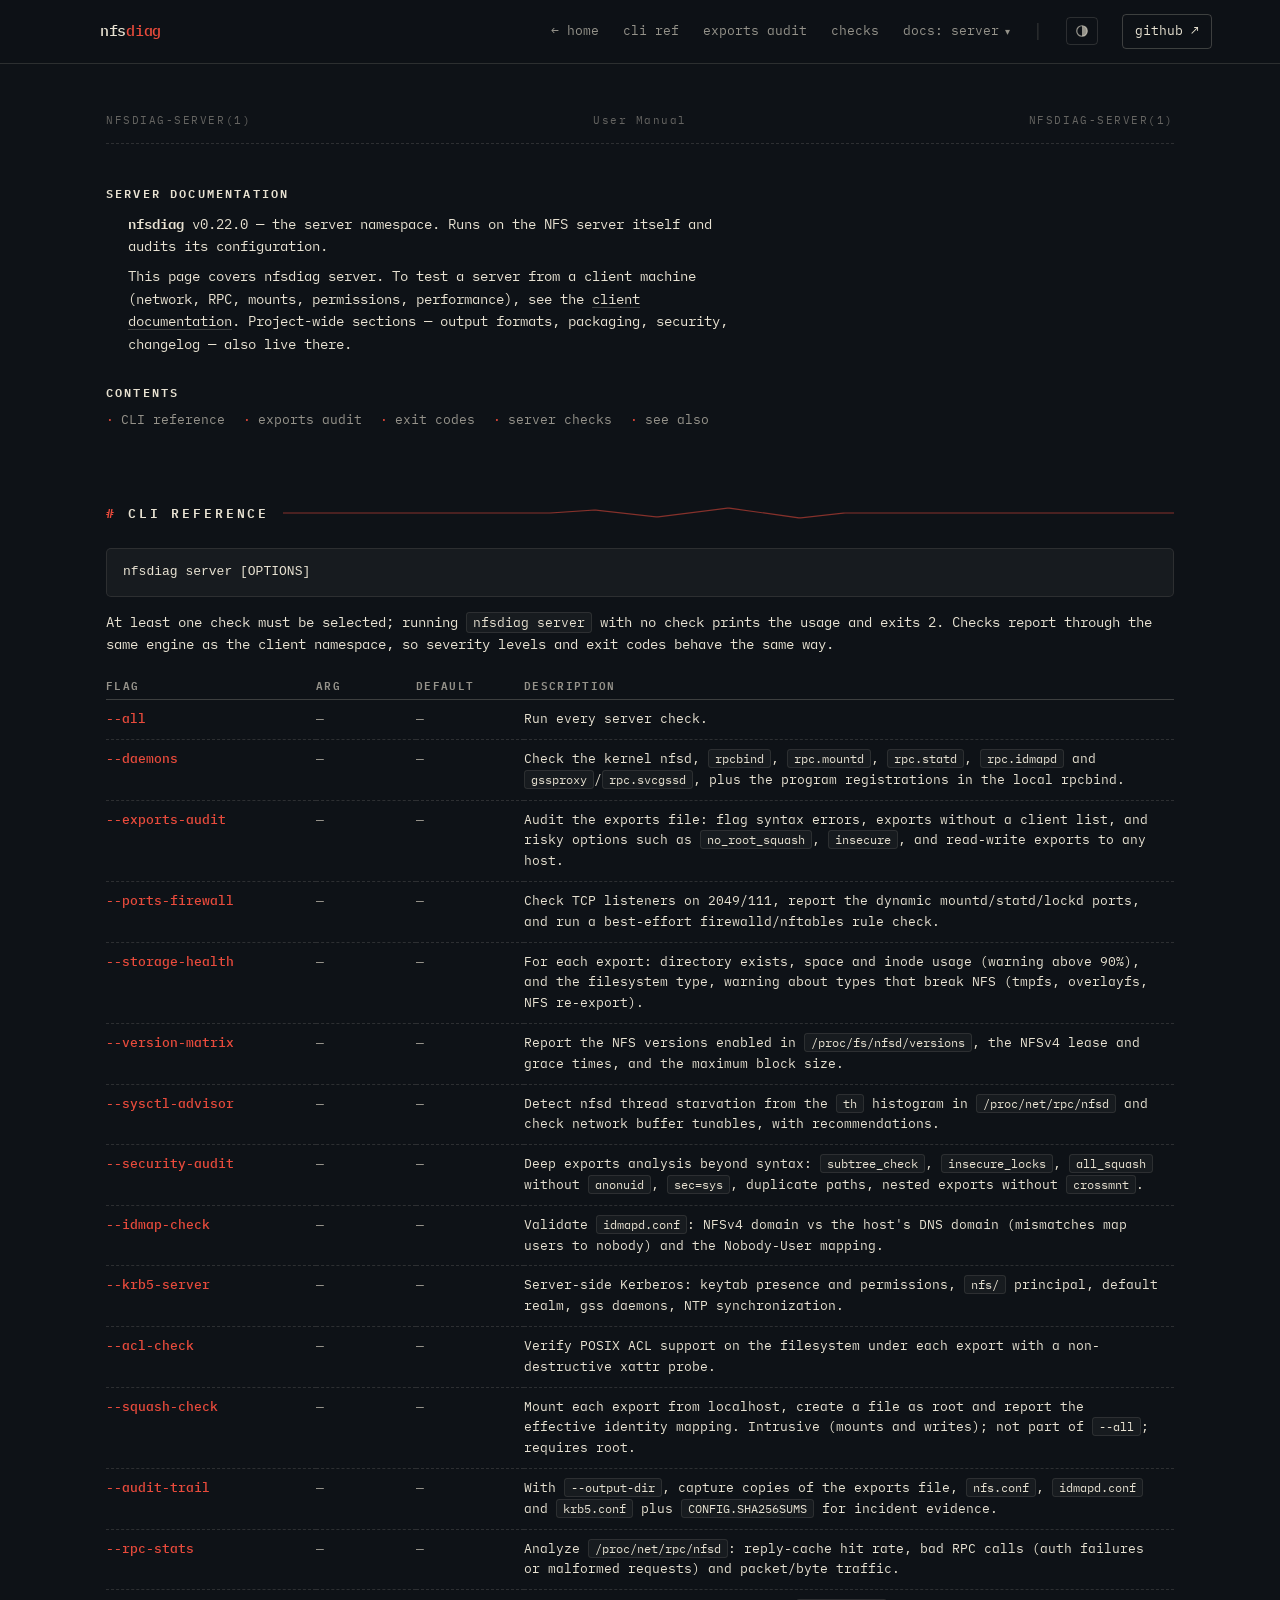
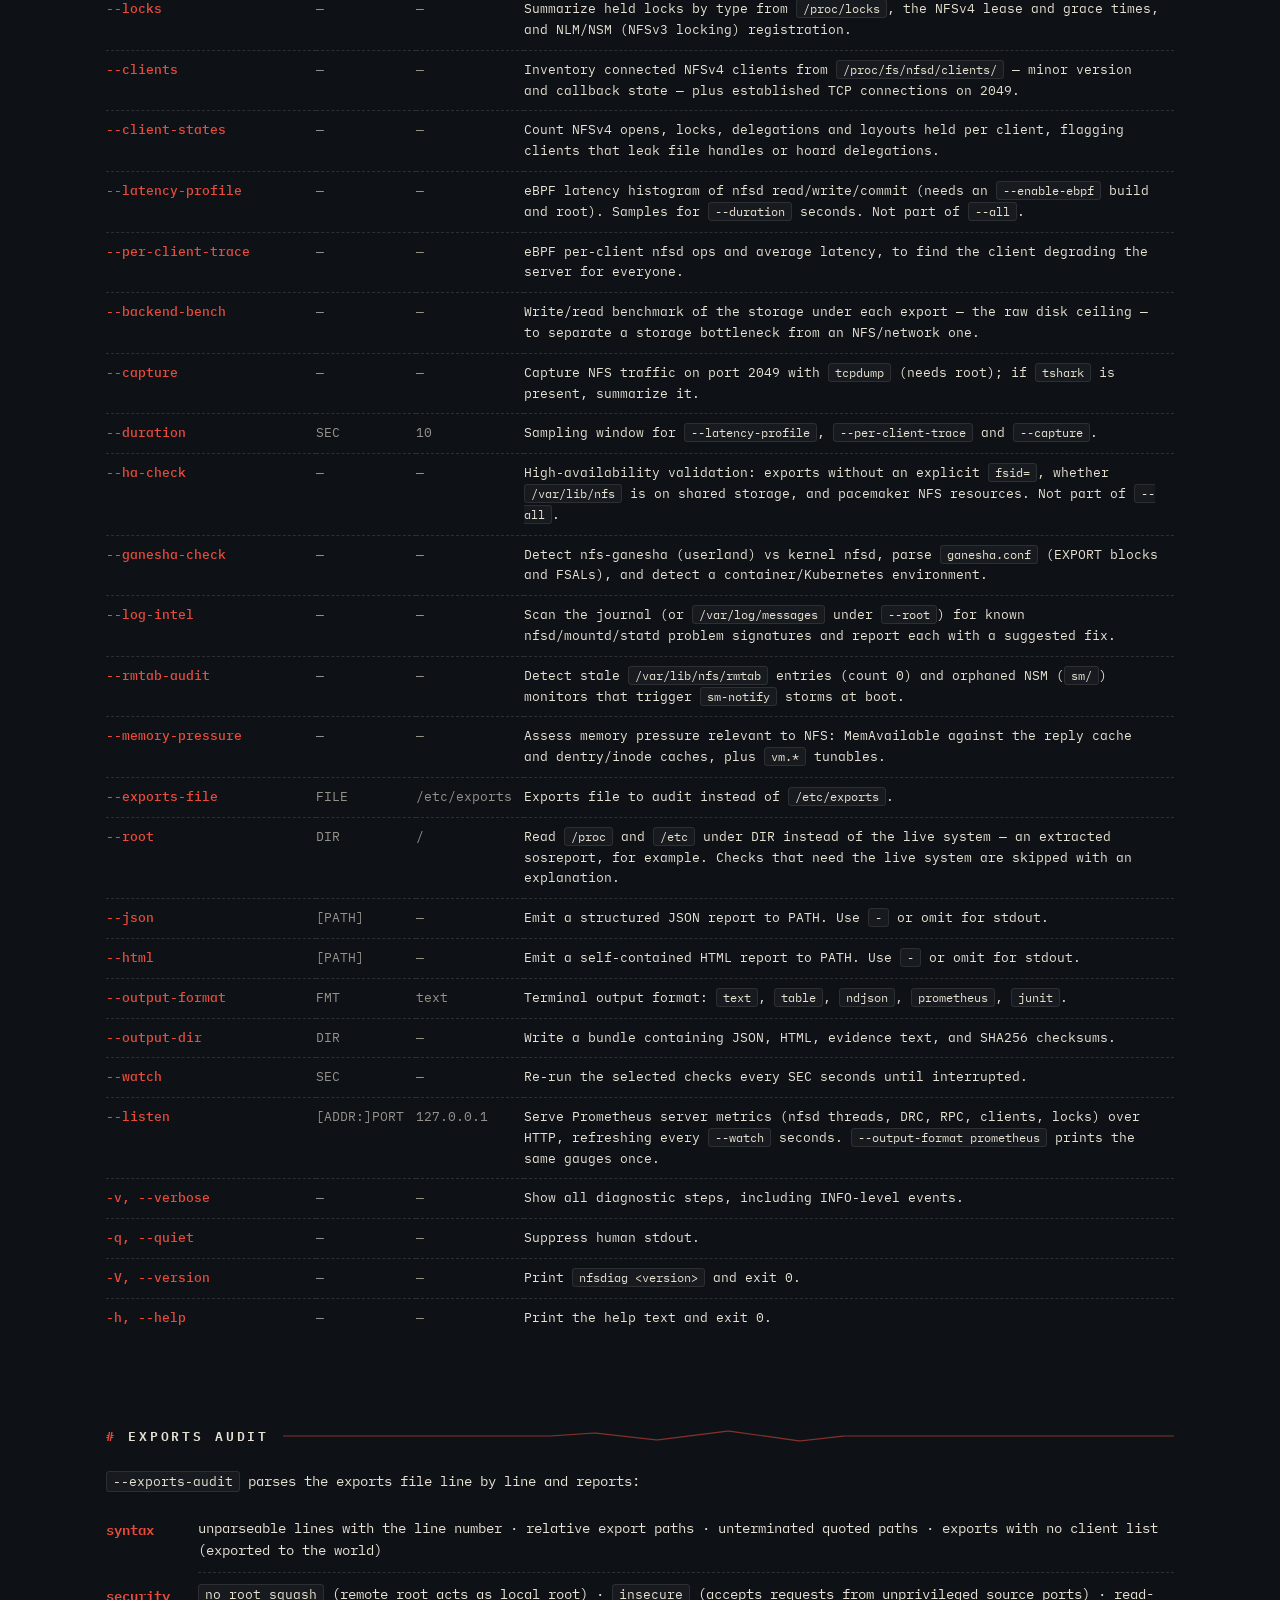
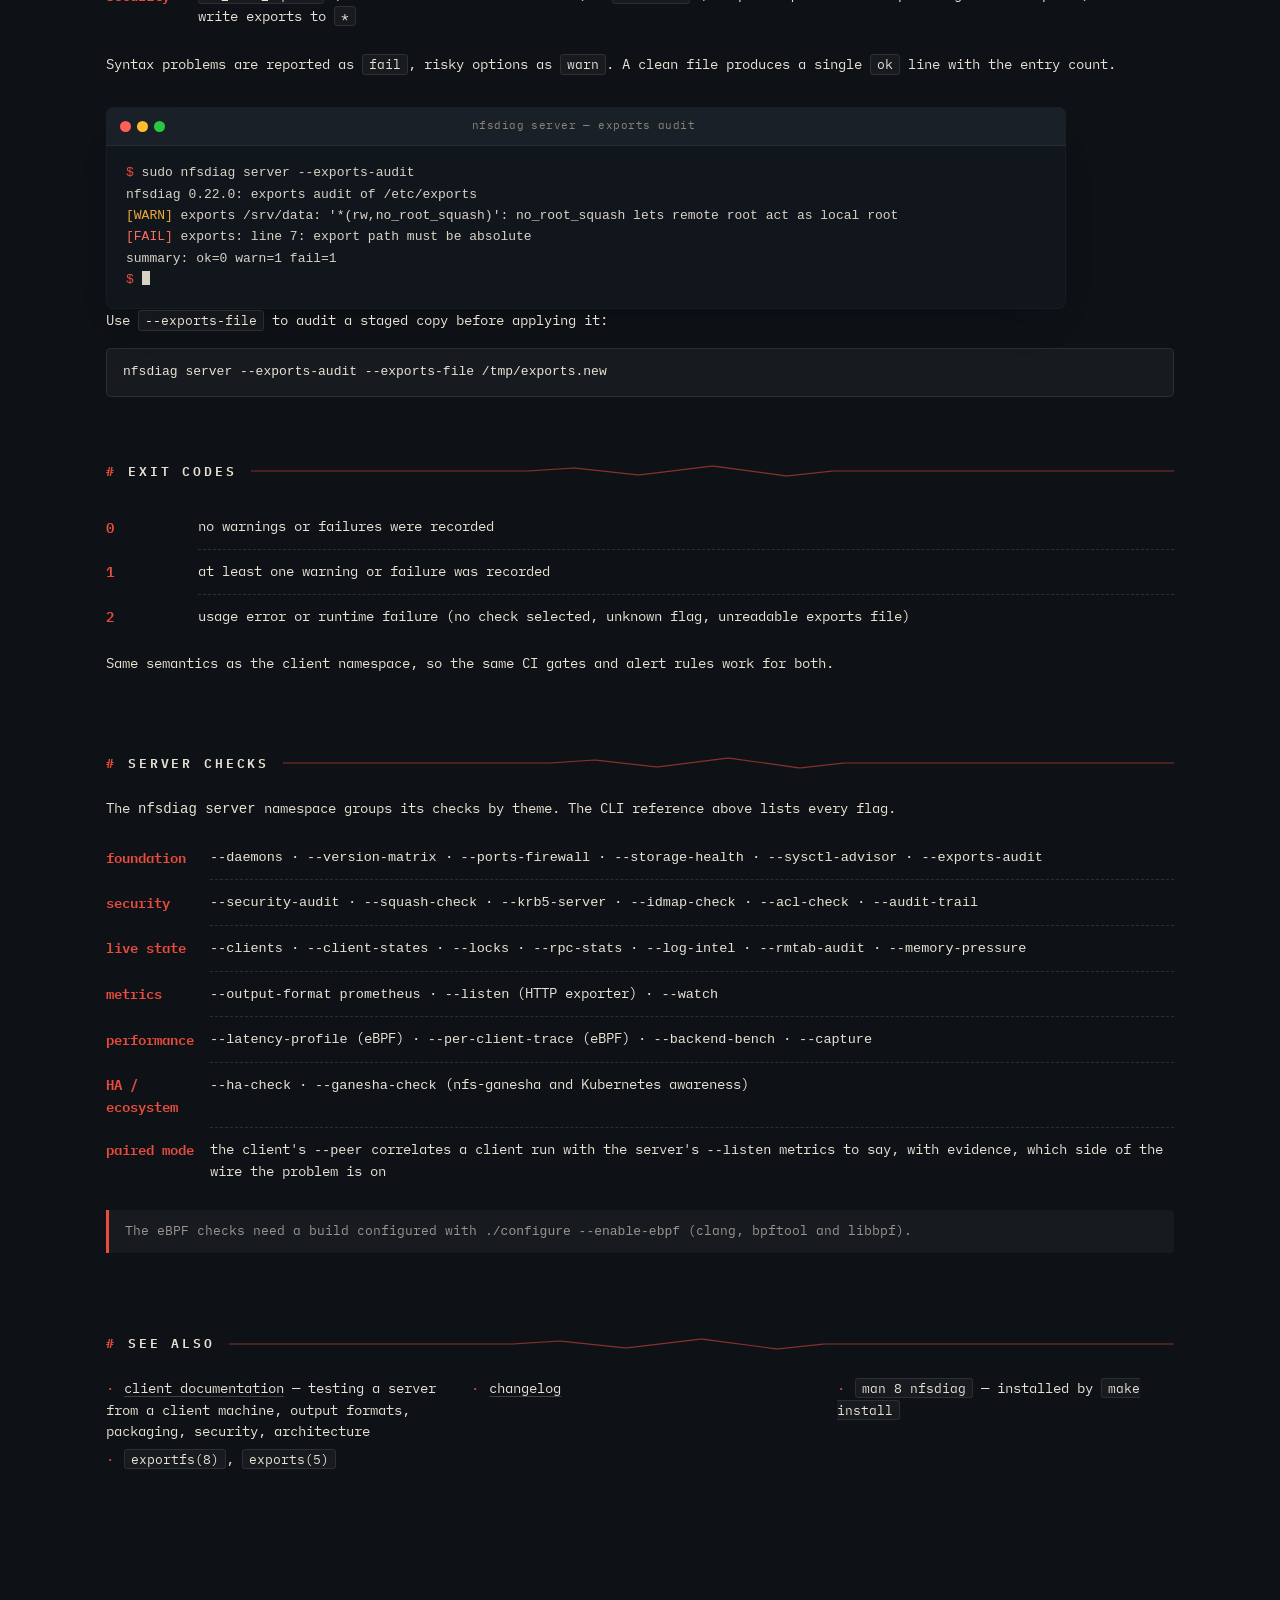
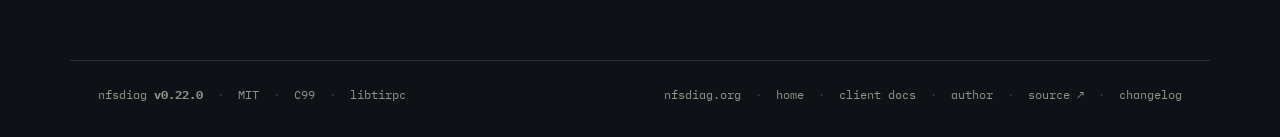
<file: website/docs-server.html>
<!DOCTYPE html>
<html lang="en" data-theme="dark">
  <head>
    <meta charset="UTF-8" />
    <meta name="viewport" content="width=device-width, initial-scale=1.0" />
    <title>nfsdiag server — server-side NFS documentation</title>
    <meta
      name="description"
      content="Reference for nfsdiag server: diagnostics that run on the NFS server itself. Exports audit, CLI flags, exit codes, and the server-side checks."
    />
    <link rel="preconnect" href="https://fonts.googleapis.com" />
    <link rel="preconnect" href="https://fonts.gstatic.com" crossorigin />
    <link
      href="https://fonts.googleapis.com/css2?family=IBM+Plex+Mono:wght@400;500;600;700&display=swap"
      rel="stylesheet"
    />
    <link rel="canonical" href="https://www.nfsdiag.org/docs-server.html" />
    <meta name="robots" content="index, follow, max-image-preview:large, max-snippet:-1" />
    <meta name="author" content="Leandro Ferreira" />
    <meta
      name="keywords"
      content="nfsdiag server, NFS server diagnostics, exports audit, /etc/exports, no_root_squash, insecure export, exportfs, NFS server troubleshooting, Linux NFS server"
    />
    <meta name="theme-color" content="#F4F1EA" media="(prefers-color-scheme: light)" />
    <meta name="theme-color" content="#0E1217" media="(prefers-color-scheme: dark)" />
    <link rel="icon" type="image/svg+xml" href="/favicon.svg" />
    <link rel="apple-touch-icon" href="/apple-touch-icon.png" />
    <link rel="sitemap" type="application/xml" href="/sitemap.xml" />
    <meta property="og:url" content="https://www.nfsdiag.org/docs-server.html" />
    <meta property="og:type" content="article" />
    <meta property="og:site_name" content="nfsdiag" />
    <meta property="og:locale" content="en_US" />
    <meta property="og:title" content="nfsdiag server — server-side NFS documentation" />
    <meta
      property="og:description"
      content="Reference for nfsdiag server: diagnostics that run on the NFS server itself. Exports audit, CLI flags, exit codes, and the server-side checks."
    />
    <meta property="og:image" content="https://www.nfsdiag.org/og-image.png" />
    <meta property="og:image:width" content="1200" />
    <meta property="og:image:height" content="630" />
    <meta property="og:image:alt" content="nfsdiag — NFS diagnostics from both sides" />
    <meta name="twitter:card" content="summary_large_image" />
    <meta name="twitter:title" content="nfsdiag server — server-side NFS documentation" />
    <meta
      name="twitter:description"
      content="Reference for nfsdiag server: diagnostics that run on the NFS server itself. Exports audit, CLI flags, exit codes, and the server-side checks."
    />
    <meta name="twitter:image" content="https://www.nfsdiag.org/og-image.png" />
    <script type="application/ld+json">
    {
      "@context": "https://schema.org",
      "@graph": [
        {
          "@type": "TechArticle",
          "@id": "https://www.nfsdiag.org/docs-server.html#article",
          "headline": "nfsdiag server — server-side NFS documentation",
          "description": "Reference for nfsdiag server: diagnostics that run on the NFS server itself. Exports audit, CLI flags, exit codes, and the server-side checks.",
          "url": "https://www.nfsdiag.org/docs-server.html",
          "inLanguage": "en",
          "dateModified": "2026-07-02",
          "author": { "@id": "https://www.nfsdiag.org/author.html#person" },
          "about": { "@id": "https://www.nfsdiag.org/#software" }
        }
      ]
    }
    </script>
    <link rel="stylesheet" href="assets/site.css" />
    <script>
      (function () {
        try {
          var t = localStorage.getItem("nfsdiag-theme");
          if (t === "dark" || t === "light") {
            document.documentElement.setAttribute("data-theme", t);
          }
        } catch (e) {}
      })();
    </script>
  </head>
  <body>
    <svg width="0" height="0" style="position: absolute" aria-hidden="true">
      <defs>
        <symbol id="nfsdiag-mark" viewBox="0 0 64 64">
          <path
            class="folder"
            d="M 8 14 H 24 L 28 18 H 56 V 52 H 8 Z"
            fill="none"
            stroke-width="4.5"
            stroke-linejoin="round"
            stroke-linecap="round"
          />
          <path
            class="pulse"
            d="M 0 35 H 20 L 23 29 L 28 43 L 34 21 L 40 47 L 44 35 H 64"
            fill="none"
            stroke-width="4.5"
            stroke-linejoin="round"
            stroke-linecap="round"
          />
        </symbol>
      </defs>
    </svg>

    <!-- ── nav ──────────────────────────────────────────────────────── -->
    <header class="nav">
      <div class="nav__inner">
        <a class="nav__brand" href="index.html">
          <svg class="mark" width="22" height="22" viewBox="0 0 64 64" aria-label="nfsdiag">
            <use href="#nfsdiag-mark"></use>
          </svg>
          <span class="wm">nfs<span class="wm__diag">diag</span></span>
        </a>
        <nav class="nav__links" aria-label="primary">
          <a href="index.html">← home</a>
          <a href="#cli" class="nav__hide-sm">cli ref</a>
          <a href="#exports-audit" class="nav__hide-sm">exports audit</a>
          <a href="#checks" class="nav__hide-sm">checks</a>
          <details class="nav__drop">
            <summary>docs: server</summary>
            <div class="nav__drop-menu">
              <a href="docs.html">client</a>
              <a href="docs-server.html">server</a>
            </div>
          </details>
          <span class="nav__sep nav__hide-sm">│</span>
          <button class="nav__btn" type="button" id="theme-btn" aria-label="toggle theme" title="toggle theme">
            <svg width="14" height="14" viewBox="0 0 16 16" aria-hidden="true">
              <circle cx="8" cy="8" r="6" fill="none" stroke="currentColor" stroke-width="1.4"/>
              <path d="M 8 2 A 6 6 0 0 1 8 14 Z" fill="currentColor"/>
            </svg>
          </button>
          <a class="nav__ext" href="https://github.com/lsferreira42/nfsdiag" target="_blank" rel="noopener">github ↗</a>
        </nav>
      </div>
    </header>

    <main class="page" id="top">
      <div class="manhead" aria-hidden="true">
        <span>NFSDIAG-SERVER(1)</span>
        <span>User Manual</span>
        <span>NFSDIAG-SERVER(1)</span>
      </div>

      <!-- ── page title ────────────────────────────────────────────── -->
      <section class="manpage">
        <h2>SERVER DOCUMENTATION</h2>
        <p class="desc">
          <strong>nfsdiag</strong> v0.22.0 — the <code>server</code> namespace.
          Runs on the NFS server itself and audits its configuration.
        </p>
        <p>
          This page covers <code>nfsdiag server</code>. To test a server from a
          client machine (network, RPC, mounts, permissions, performance), see
          the <a href="docs.html">client documentation</a>. Project-wide
          sections — output formats, packaging, security, changelog — also live
          there.
        </p>

        <h2>CONTENTS</h2>
        <ul class="toc">
          <li><a href="#cli">CLI reference</a></li>
          <li><a href="#exports-audit">exports audit</a></li>
          <li><a href="#exit">exit codes</a></li>
          <li><a href="#checks">server checks</a></li>
          <li><a href="#see-also">see also</a></li>
        </ul>
      </section>

      <!-- ══════════════════════════════════════════════════════════════
           CLI REFERENCE
      ══════════════════════════════════════════════════════════════════ -->
      <section class="section" id="cli">
        <h2 class="section__title">
          <a class="section__hash" href="#cli">#</a>
          CLI reference
          <svg class="section__pulse" viewBox="0 0 200 14" preserveAspectRatio="none" aria-hidden="true">
            <path d="M 0 7 H 60 L 70 4 L 84 11 L 100 2 L 116 12 L 126 7 H 200" stroke="currentColor" stroke-width="1" fill="none" stroke-linejoin="round" stroke-linecap="round"/>
          </svg>
        </h2>

        <pre><code class="block">nfsdiag server [OPTIONS]</code></pre>

        <p>
          At least one check must be selected; running
          <code class="inline">nfsdiag server</code> with no check prints the
          usage and exits 2. Checks report through the same engine as the
          client namespace, so severity levels and exit codes behave the same
          way.
        </p>

        <table class="ref-table">
          <thead>
            <tr>
              <th>flag</th>
              <th>arg</th>
              <th>default</th>
              <th>description</th>
            </tr>
          </thead>
          <tbody>
            <tr>
              <td class="flag">--all</td>
              <td class="arg">—</td>
              <td class="def">—</td>
              <td>Run every server check.</td>
            </tr>
            <tr>
              <td class="flag">--daemons</td>
              <td class="arg">—</td>
              <td class="def">—</td>
              <td>Check the kernel nfsd, <code class="inline">rpcbind</code>, <code class="inline">rpc.mountd</code>, <code class="inline">rpc.statd</code>, <code class="inline">rpc.idmapd</code> and <code class="inline">gssproxy</code>/<code class="inline">rpc.svcgssd</code>, plus the program registrations in the local rpcbind.</td>
            </tr>
            <tr>
              <td class="flag">--exports-audit</td>
              <td class="arg">—</td>
              <td class="def">—</td>
              <td>Audit the exports file: flag syntax errors, exports without a client list, and risky options such as <code class="inline">no_root_squash</code>, <code class="inline">insecure</code>, and read-write exports to any host.</td>
            </tr>
            <tr>
              <td class="flag">--ports-firewall</td>
              <td class="arg">—</td>
              <td class="def">—</td>
              <td>Check TCP listeners on 2049/111, report the dynamic mountd/statd/lockd ports, and run a best-effort firewalld/nftables rule check.</td>
            </tr>
            <tr>
              <td class="flag">--storage-health</td>
              <td class="arg">—</td>
              <td class="def">—</td>
              <td>For each export: directory exists, space and inode usage (warning above 90%), and the filesystem type, warning about types that break NFS (tmpfs, overlayfs, NFS re-export).</td>
            </tr>
            <tr>
              <td class="flag">--version-matrix</td>
              <td class="arg">—</td>
              <td class="def">—</td>
              <td>Report the NFS versions enabled in <code class="inline">/proc/fs/nfsd/versions</code>, the NFSv4 lease and grace times, and the maximum block size.</td>
            </tr>
            <tr>
              <td class="flag">--sysctl-advisor</td>
              <td class="arg">—</td>
              <td class="def">—</td>
              <td>Detect nfsd thread starvation from the <code class="inline">th</code> histogram in <code class="inline">/proc/net/rpc/nfsd</code> and check network buffer tunables, with recommendations.</td>
            </tr>
            <tr>
              <td class="flag">--security-audit</td>
              <td class="arg">—</td>
              <td class="def">—</td>
              <td>Deep exports analysis beyond syntax: <code class="inline">subtree_check</code>, <code class="inline">insecure_locks</code>, <code class="inline">all_squash</code> without <code class="inline">anonuid</code>, <code class="inline">sec=sys</code>, duplicate paths, nested exports without <code class="inline">crossmnt</code>.</td>
            </tr>
            <tr>
              <td class="flag">--idmap-check</td>
              <td class="arg">—</td>
              <td class="def">—</td>
              <td>Validate <code class="inline">idmapd.conf</code>: NFSv4 domain vs the host's DNS domain (mismatches map users to nobody) and the Nobody-User mapping.</td>
            </tr>
            <tr>
              <td class="flag">--krb5-server</td>
              <td class="arg">—</td>
              <td class="def">—</td>
              <td>Server-side Kerberos: keytab presence and permissions, <code class="inline">nfs/</code> principal, default realm, gss daemons, NTP synchronization.</td>
            </tr>
            <tr>
              <td class="flag">--acl-check</td>
              <td class="arg">—</td>
              <td class="def">—</td>
              <td>Verify POSIX ACL support on the filesystem under each export with a non-destructive xattr probe.</td>
            </tr>
            <tr>
              <td class="flag">--squash-check</td>
              <td class="arg">—</td>
              <td class="def">—</td>
              <td>Mount each export from localhost, create a file as root and report the effective identity mapping. Intrusive (mounts and writes); not part of <code class="inline">--all</code>; requires root.</td>
            </tr>
            <tr>
              <td class="flag">--audit-trail</td>
              <td class="arg">—</td>
              <td class="def">—</td>
              <td>With <code class="inline">--output-dir</code>, capture copies of the exports file, <code class="inline">nfs.conf</code>, <code class="inline">idmapd.conf</code> and <code class="inline">krb5.conf</code> plus <code class="inline">CONFIG.SHA256SUMS</code> for incident evidence.</td>
            </tr>
            <tr>
              <td class="flag">--rpc-stats</td>
              <td class="arg">—</td>
              <td class="def">—</td>
              <td>Analyze <code class="inline">/proc/net/rpc/nfsd</code>: reply-cache hit rate, bad RPC calls (auth failures or malformed requests) and packet/byte traffic.</td>
            </tr>
            <tr>
              <td class="flag">--locks</td>
              <td class="arg">—</td>
              <td class="def">—</td>
              <td>Summarize held locks by type from <code class="inline">/proc/locks</code>, the NFSv4 lease and grace times, and NLM/NSM (NFSv3 locking) registration.</td>
            </tr>
            <tr>
              <td class="flag">--clients</td>
              <td class="arg">—</td>
              <td class="def">—</td>
              <td>Inventory connected NFSv4 clients from <code class="inline">/proc/fs/nfsd/clients/</code> — minor version and callback state — plus established TCP connections on 2049.</td>
            </tr>
            <tr>
              <td class="flag">--client-states</td>
              <td class="arg">—</td>
              <td class="def">—</td>
              <td>Count NFSv4 opens, locks, delegations and layouts held per client, flagging clients that leak file handles or hoard delegations.</td>
            </tr>
            <tr>
              <td class="flag">--latency-profile</td>
              <td class="arg">—</td>
              <td class="def">—</td>
              <td>eBPF latency histogram of nfsd read/write/commit (needs an <code class="inline">--enable-ebpf</code> build and root). Samples for <code class="inline">--duration</code> seconds. Not part of <code class="inline">--all</code>.</td>
            </tr>
            <tr>
              <td class="flag">--per-client-trace</td>
              <td class="arg">—</td>
              <td class="def">—</td>
              <td>eBPF per-client nfsd ops and average latency, to find the client degrading the server for everyone.</td>
            </tr>
            <tr>
              <td class="flag">--backend-bench</td>
              <td class="arg">—</td>
              <td class="def">—</td>
              <td>Write/read benchmark of the storage under each export — the raw disk ceiling — to separate a storage bottleneck from an NFS/network one.</td>
            </tr>
            <tr>
              <td class="flag">--capture</td>
              <td class="arg">—</td>
              <td class="def">—</td>
              <td>Capture NFS traffic on port 2049 with <code class="inline">tcpdump</code> (needs root); if <code class="inline">tshark</code> is present, summarize it.</td>
            </tr>
            <tr>
              <td class="flag">--duration</td>
              <td class="arg">SEC</td>
              <td class="def">10</td>
              <td>Sampling window for <code class="inline">--latency-profile</code>, <code class="inline">--per-client-trace</code> and <code class="inline">--capture</code>.</td>
            </tr>
            <tr>
              <td class="flag">--ha-check</td>
              <td class="arg">—</td>
              <td class="def">—</td>
              <td>High-availability validation: exports without an explicit <code class="inline">fsid=</code>, whether <code class="inline">/var/lib/nfs</code> is on shared storage, and pacemaker NFS resources. Not part of <code class="inline">--all</code>.</td>
            </tr>
            <tr>
              <td class="flag">--ganesha-check</td>
              <td class="arg">—</td>
              <td class="def">—</td>
              <td>Detect nfs-ganesha (userland) vs kernel nfsd, parse <code class="inline">ganesha.conf</code> (EXPORT blocks and FSALs), and detect a container/Kubernetes environment.</td>
            </tr>
            <tr>
              <td class="flag">--log-intel</td>
              <td class="arg">—</td>
              <td class="def">—</td>
              <td>Scan the journal (or <code class="inline">/var/log/messages</code> under <code class="inline">--root</code>) for known nfsd/mountd/statd problem signatures and report each with a suggested fix.</td>
            </tr>
            <tr>
              <td class="flag">--rmtab-audit</td>
              <td class="arg">—</td>
              <td class="def">—</td>
              <td>Detect stale <code class="inline">/var/lib/nfs/rmtab</code> entries (count 0) and orphaned NSM (<code class="inline">sm/</code>) monitors that trigger <code class="inline">sm-notify</code> storms at boot.</td>
            </tr>
            <tr>
              <td class="flag">--memory-pressure</td>
              <td class="arg">—</td>
              <td class="def">—</td>
              <td>Assess memory pressure relevant to NFS: MemAvailable against the reply cache and dentry/inode caches, plus <code class="inline">vm.*</code> tunables.</td>
            </tr>
            <tr>
              <td class="flag">--exports-file</td>
              <td class="arg">FILE</td>
              <td class="def">/etc/exports</td>
              <td>Exports file to audit instead of <code class="inline">/etc/exports</code>.</td>
            </tr>
            <tr>
              <td class="flag">--root</td>
              <td class="arg">DIR</td>
              <td class="def">/</td>
              <td>Read <code class="inline">/proc</code> and <code class="inline">/etc</code> under DIR instead of the live system — an extracted sosreport, for example. Checks that need the live system are skipped with an explanation.</td>
            </tr>
            <tr>
              <td class="flag">--json</td>
              <td class="arg">[PATH]</td>
              <td class="def">—</td>
              <td>Emit a structured JSON report to PATH. Use <code class="inline">-</code> or omit for stdout.</td>
            </tr>
            <tr>
              <td class="flag">--html</td>
              <td class="arg">[PATH]</td>
              <td class="def">—</td>
              <td>Emit a self-contained HTML report to PATH. Use <code class="inline">-</code> or omit for stdout.</td>
            </tr>
            <tr>
              <td class="flag">--output-format</td>
              <td class="arg">FMT</td>
              <td class="def">text</td>
              <td>Terminal output format: <code class="inline">text</code>, <code class="inline">table</code>, <code class="inline">ndjson</code>, <code class="inline">prometheus</code>, <code class="inline">junit</code>.</td>
            </tr>
            <tr>
              <td class="flag">--output-dir</td>
              <td class="arg">DIR</td>
              <td class="def">—</td>
              <td>Write a bundle containing JSON, HTML, evidence text, and SHA256 checksums.</td>
            </tr>
            <tr>
              <td class="flag">--watch</td>
              <td class="arg">SEC</td>
              <td class="def">—</td>
              <td>Re-run the selected checks every SEC seconds until interrupted.</td>
            </tr>
            <tr>
              <td class="flag">--listen</td>
              <td class="arg">[ADDR:]PORT</td>
              <td class="def">127.0.0.1</td>
              <td>Serve Prometheus server metrics (nfsd threads, DRC, RPC, clients, locks) over HTTP, refreshing every <code class="inline">--watch</code> seconds. <code class="inline">--output-format prometheus</code> prints the same gauges once.</td>
            </tr>
            <tr>
              <td class="flag">-v, --verbose</td>
              <td class="arg">—</td>
              <td class="def">—</td>
              <td>Show all diagnostic steps, including INFO-level events.</td>
            </tr>
            <tr>
              <td class="flag">-q, --quiet</td>
              <td class="arg">—</td>
              <td class="def">—</td>
              <td>Suppress human stdout.</td>
            </tr>
            <tr>
              <td class="flag">-V, --version</td>
              <td class="arg">—</td>
              <td class="def">—</td>
              <td>Print <code class="inline">nfsdiag &lt;version&gt;</code> and exit 0.</td>
            </tr>
            <tr>
              <td class="flag">-h, --help</td>
              <td class="arg">—</td>
              <td class="def">—</td>
              <td>Print the help text and exit 0.</td>
            </tr>
          </tbody>
        </table>
      </section>

      <!-- ══════════════════════════════════════════════════════════════
           EXPORTS AUDIT
      ══════════════════════════════════════════════════════════════════ -->
      <section class="section" id="exports-audit">
        <h2 class="section__title">
          <a class="section__hash" href="#exports-audit">#</a>
          exports audit
          <svg class="section__pulse" viewBox="0 0 200 14" preserveAspectRatio="none" aria-hidden="true">
            <path d="M 0 7 H 60 L 70 4 L 84 11 L 100 2 L 116 12 L 126 7 H 200" stroke="currentColor" stroke-width="1" fill="none" stroke-linejoin="round" stroke-linecap="round"/>
          </svg>
        </h2>

        <p>
          <code class="inline">--exports-audit</code> parses the exports file
          line by line and reports:
        </p>

        <table class="checks">
          <tbody>
            <tr>
              <th>syntax</th>
              <td>
                unparseable lines with the line number · relative export paths ·
                unterminated quoted paths · exports with no client list
                (exported to the world)
              </td>
            </tr>
            <tr>
              <th>security</th>
              <td>
                <code class="inline">no_root_squash</code> (remote root acts as
                local root) · <code class="inline">insecure</code> (accepts
                requests from unprivileged source ports) · read-write exports
                to <code class="inline">*</code>
              </td>
            </tr>
          </tbody>
        </table>

        <p>
          Syntax problems are reported as <code class="inline">fail</code>,
          risky options as <code class="inline">warn</code>. A clean file
          produces a single <code class="inline">ok</code> line with the entry
          count.
        </p>

        <div class="terminal" role="img" aria-label="example nfsdiag server output">
          <div class="terminal__head">
            <div class="terminal__lights">
              <span></span><span></span><span></span>
            </div>
            <div class="terminal__title">nfsdiag server — exports audit</div>
            <div style="width: 50px"></div>
          </div>
<pre class="terminal__body"><span class="prompt">$</span> sudo nfsdiag server --exports-audit
nfsdiag 0.22.0: exports audit of /etc/exports
<span class="warn">[WARN]</span> exports /srv/data: '*(rw,no_root_squash)': no_root_squash lets remote root act as local root
<span class="fail">[FAIL]</span> exports: line 7: export path must be absolute
summary: ok=0 warn=1 fail=1
<span class="prompt">$</span> <span class="cursor"></span></pre>
        </div>

        <p class="lede">
          Use <code class="inline">--exports-file</code> to audit a staged copy
          before applying it:
        </p>
<pre><code class="block">nfsdiag server --exports-audit --exports-file /tmp/exports.new</code></pre>
      </section>

      <!-- ══════════════════════════════════════════════════════════════
           EXIT CODES
      ══════════════════════════════════════════════════════════════════ -->
      <section class="section" id="exit">
        <h2 class="section__title">
          <a class="section__hash" href="#exit">#</a>
          exit codes
          <svg class="section__pulse" viewBox="0 0 200 14" preserveAspectRatio="none" aria-hidden="true">
            <path d="M 0 7 H 60 L 70 4 L 84 11 L 100 2 L 116 12 L 126 7 H 200" stroke="currentColor" stroke-width="1" fill="none" stroke-linejoin="round" stroke-linecap="round"/>
          </svg>
        </h2>

        <table class="checks">
          <tbody>
            <tr>
              <th>0</th>
              <td>no warnings or failures were recorded</td>
            </tr>
            <tr>
              <th>1</th>
              <td>at least one warning or failure was recorded</td>
            </tr>
            <tr>
              <th>2</th>
              <td>usage error or runtime failure (no check selected, unknown flag, unreadable exports file)</td>
            </tr>
          </tbody>
        </table>

        <p>
          Same semantics as the client namespace, so the same CI gates and
          alert rules work for both.
        </p>
      </section>

      <!-- ══════════════════════════════════════════════════════════════
           SERVER CHECKS
      ══════════════════════════════════════════════════════════════════ -->
      <section class="section" id="checks">
        <h2 class="section__title">
          <a class="section__hash" href="#checks">#</a>
          server checks
          <svg class="section__pulse" viewBox="0 0 200 14" preserveAspectRatio="none" aria-hidden="true">
            <path d="M 0 7 H 60 L 70 4 L 84 11 L 100 2 L 116 12 L 126 7 H 200" stroke="currentColor" stroke-width="1" fill="none" stroke-linejoin="round" stroke-linecap="round"/>
          </svg>
        </h2>

        <p>
          The <code>nfsdiag server</code> namespace groups its checks by theme.
          The CLI reference above lists every flag.
        </p>

        <table class="checks">
          <tbody>
            <tr>
              <th>foundation</th>
              <td><code>--daemons</code> · <code>--version-matrix</code> · <code>--ports-firewall</code> · <code>--storage-health</code> · <code>--sysctl-advisor</code> · <code>--exports-audit</code></td>
            </tr>
            <tr>
              <th>security</th>
              <td><code>--security-audit</code> · <code>--squash-check</code> · <code>--krb5-server</code> · <code>--idmap-check</code> · <code>--acl-check</code> · <code>--audit-trail</code></td>
            </tr>
            <tr>
              <th>live state</th>
              <td><code>--clients</code> · <code>--client-states</code> · <code>--locks</code> · <code>--rpc-stats</code> · <code>--log-intel</code> · <code>--rmtab-audit</code> · <code>--memory-pressure</code></td>
            </tr>
            <tr>
              <th>metrics</th>
              <td><code>--output-format prometheus</code> · <code>--listen</code> (HTTP exporter) · <code>--watch</code></td>
            </tr>
            <tr>
              <th>performance</th>
              <td><code>--latency-profile</code> (eBPF) · <code>--per-client-trace</code> (eBPF) · <code>--backend-bench</code> · <code>--capture</code></td>
            </tr>
            <tr>
              <th>HA / ecosystem</th>
              <td><code>--ha-check</code> · <code>--ganesha-check</code> (nfs-ganesha and Kubernetes awareness)</td>
            </tr>
            <tr>
              <th>paired mode</th>
              <td>the client's <code>--peer</code> correlates a client run with the server's <code>--listen</code> metrics to say, with evidence, which side of the wire the problem is on</td>
            </tr>
          </tbody>
        </table>

        <p class="note">
          The eBPF checks need a build configured with
          <code>./configure --enable-ebpf</code> (clang, bpftool and libbpf).
        </p>
      </section>

      <!-- ══════════════════════════════════════════════════════════════
           SEE ALSO
      ══════════════════════════════════════════════════════════════════ -->
      <section class="section" id="see-also">
        <h2 class="section__title">
          <a class="section__hash" href="#see-also">#</a>
          see also
          <svg class="section__pulse" viewBox="0 0 200 14" preserveAspectRatio="none" aria-hidden="true">
            <path d="M 0 7 H 60 L 70 4 L 84 11 L 100 2 L 116 12 L 126 7 H 200" stroke="currentColor" stroke-width="1" fill="none" stroke-linejoin="round" stroke-linecap="round"/>
          </svg>
        </h2>

        <ul class="fixtures">
          <li><a href="docs.html">client documentation</a> — testing a server from a client machine, output formats, packaging, security, architecture</li>
          <li><a href="docs.html#changelog">changelog</a></li>
          <li><code class="inline">man 8 nfsdiag</code> — installed by <code class="inline">make install</code></li>
          <li><code class="inline">exportfs(8)</code>, <code class="inline">exports(5)</code></li>
        </ul>
      </section>
    </main>

    <footer class="foot">
      <span>nfsdiag <strong>v0.22.0</strong></span>
      <span class="foot__sep">·</span>
      <span>MIT</span>
      <span class="foot__sep">·</span>
      <span>C99</span>
      <span class="foot__sep">·</span>
      <span>libtirpc</span>
      <span class="foot__spacer"></span>
      <a href="https://www.nfsdiag.org" target="_blank" rel="noopener">nfsdiag.org</a>
      <span class="foot__sep">·</span>
      <a href="index.html">home</a>
      <span class="foot__sep">·</span>
      <a href="docs.html">client docs</a>
      <span class="foot__sep">·</span>
      <a href="author.html">author</a>
      <span class="foot__sep">·</span>
      <a href="https://github.com/lsferreira42/nfsdiag" target="_blank" rel="noopener">source ↗</a>
      <span class="foot__sep">·</span>
      <a href="docs.html#changelog">changelog</a>
    </footer>

    <!-- theme toggle -->
    <script>
      (function () {
        var root = document.documentElement;
        var btn = document.getElementById("theme-btn");
        if (!btn) return;
        btn.addEventListener("click", function () {
          var cur = root.getAttribute("data-theme") || "light";
          var next = cur === "light" ? "dark" : "light";
          root.setAttribute("data-theme", next);
          try { localStorage.setItem("nfsdiag-theme", next); } catch (e) {}
        });
      })();
    </script>
  </body>
</html>
</file>
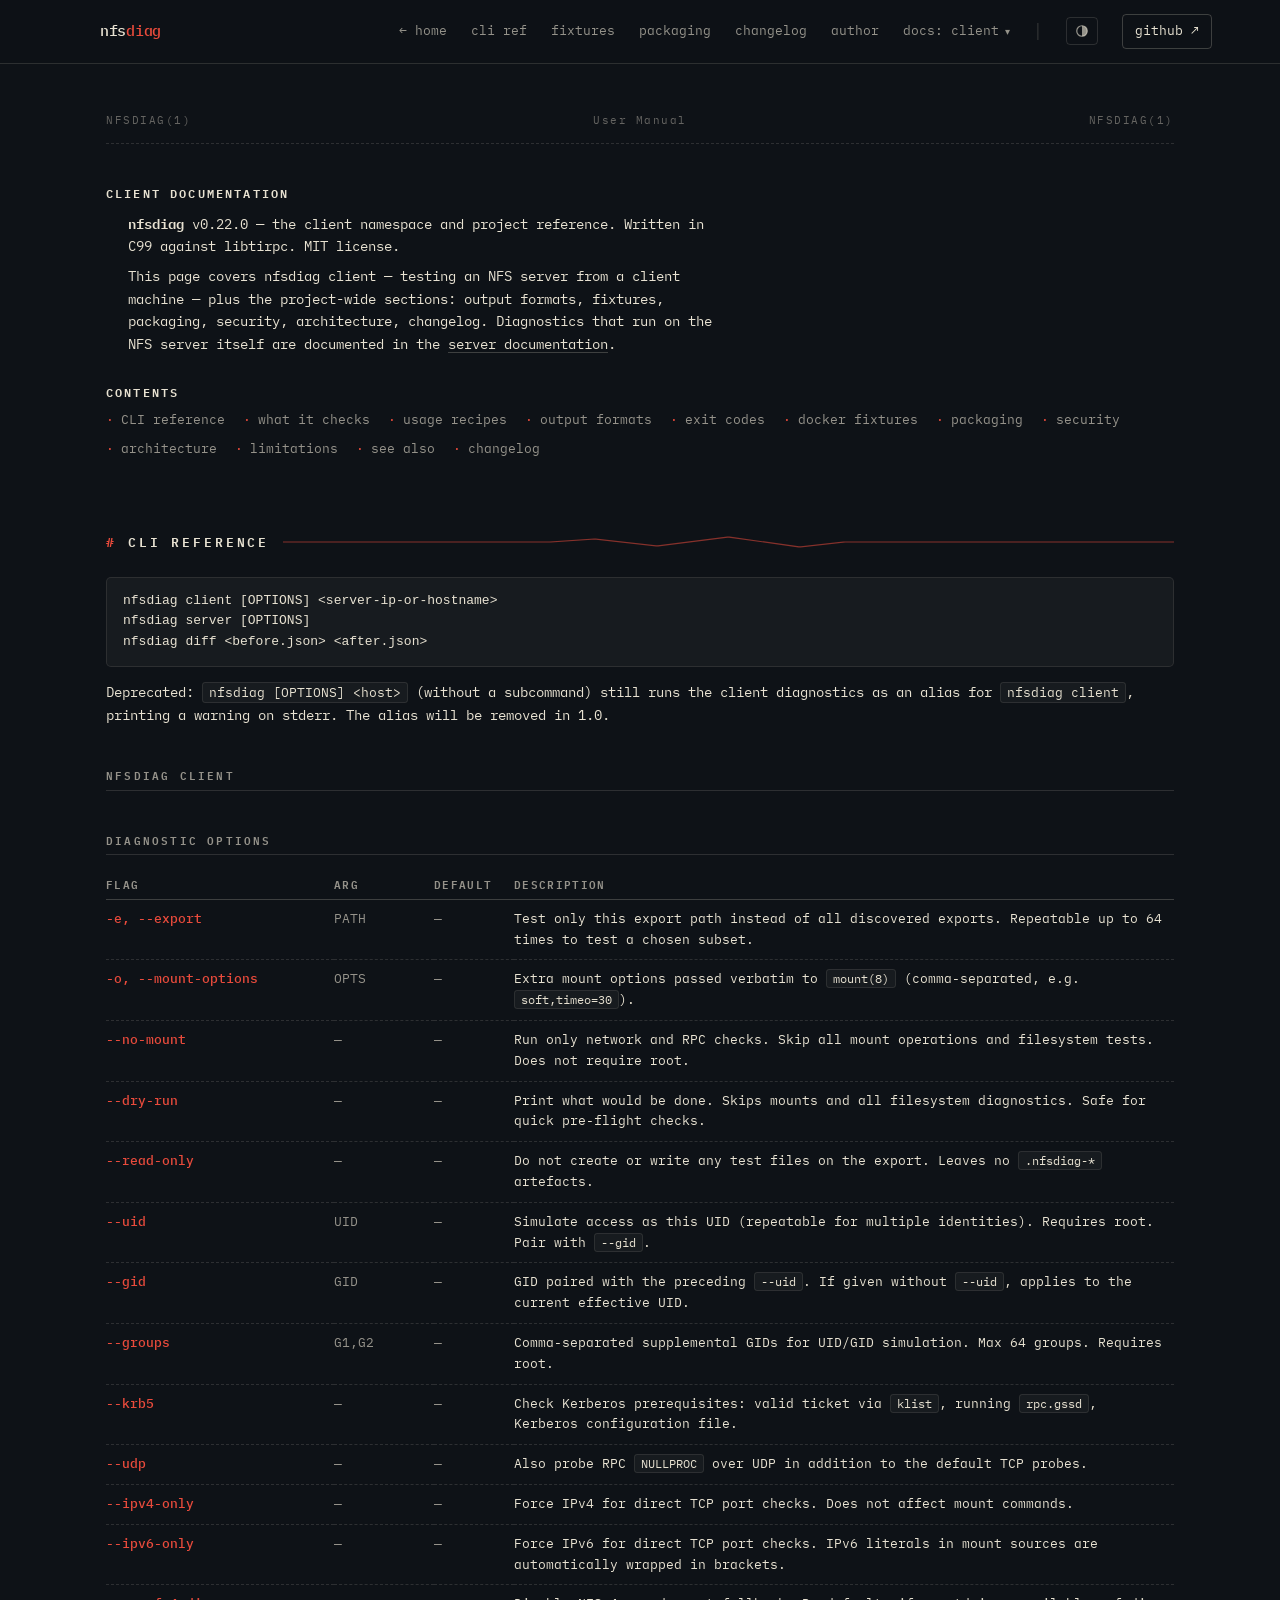
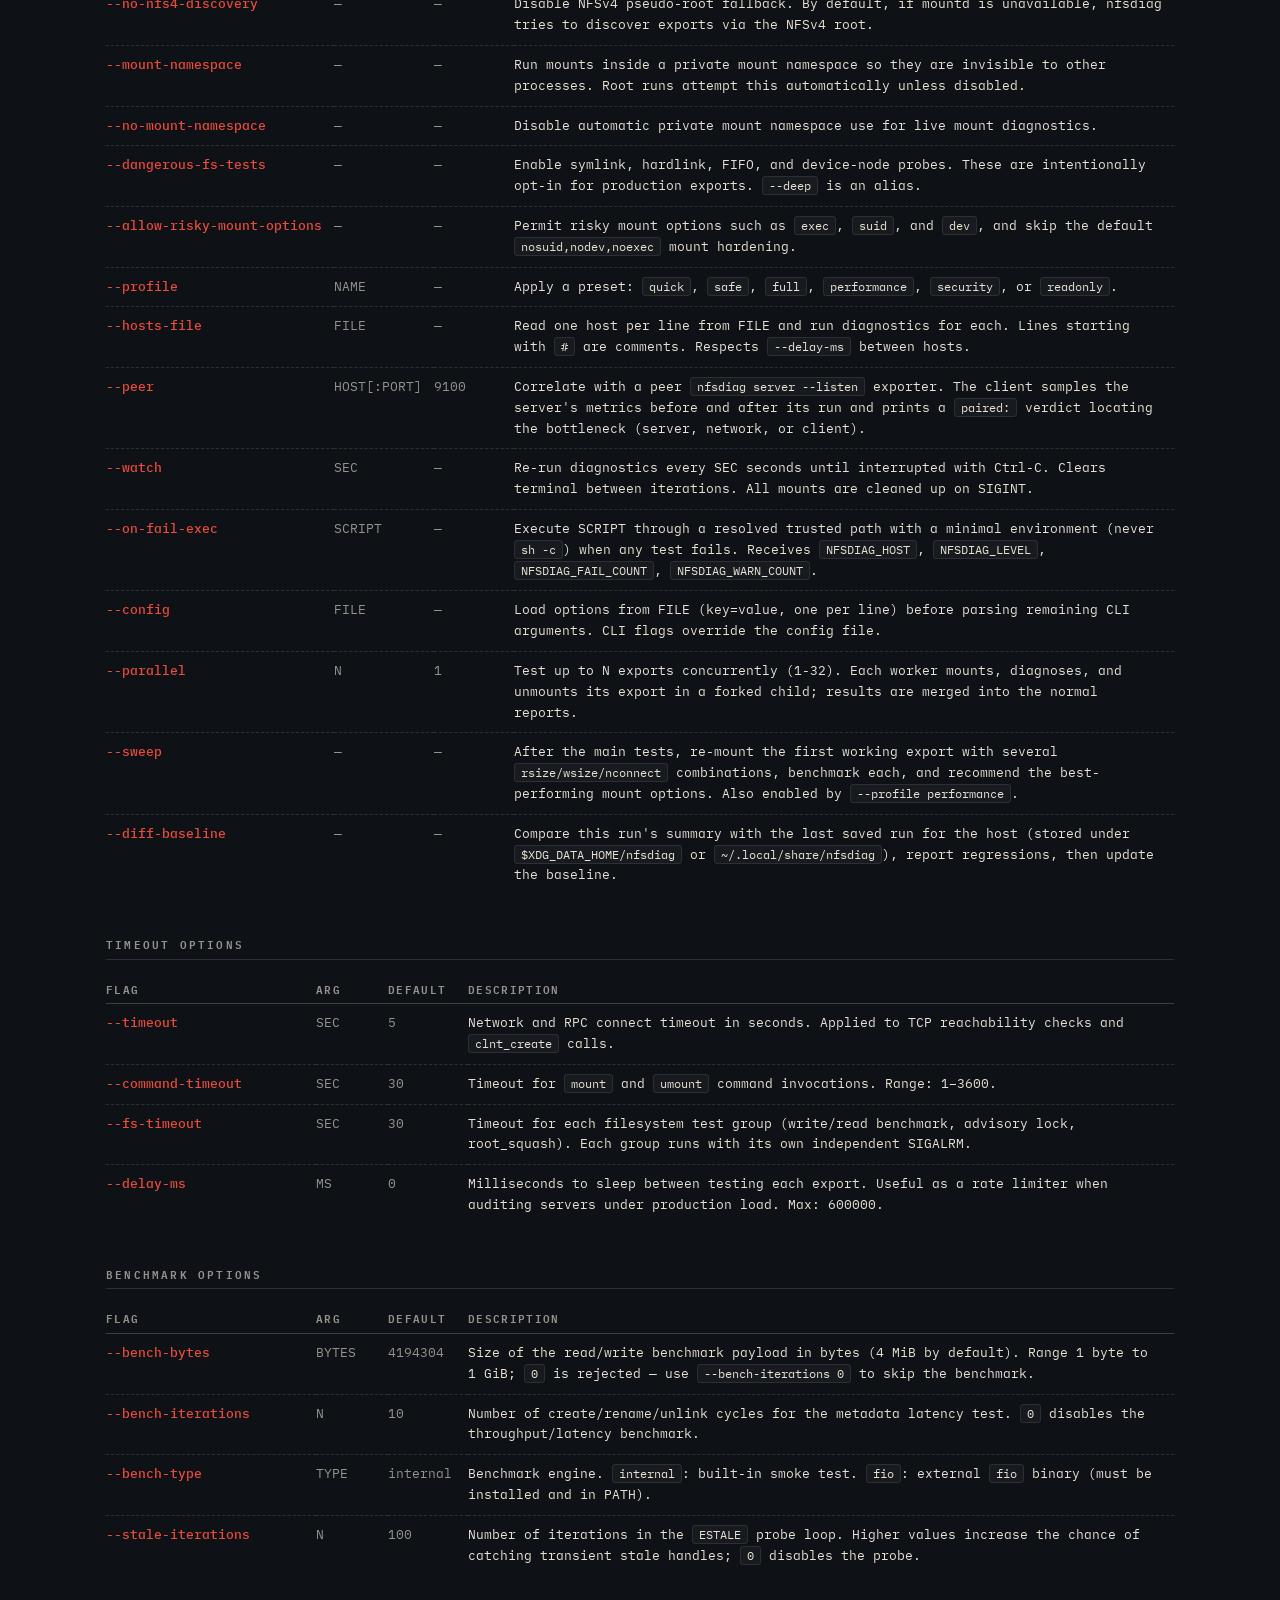
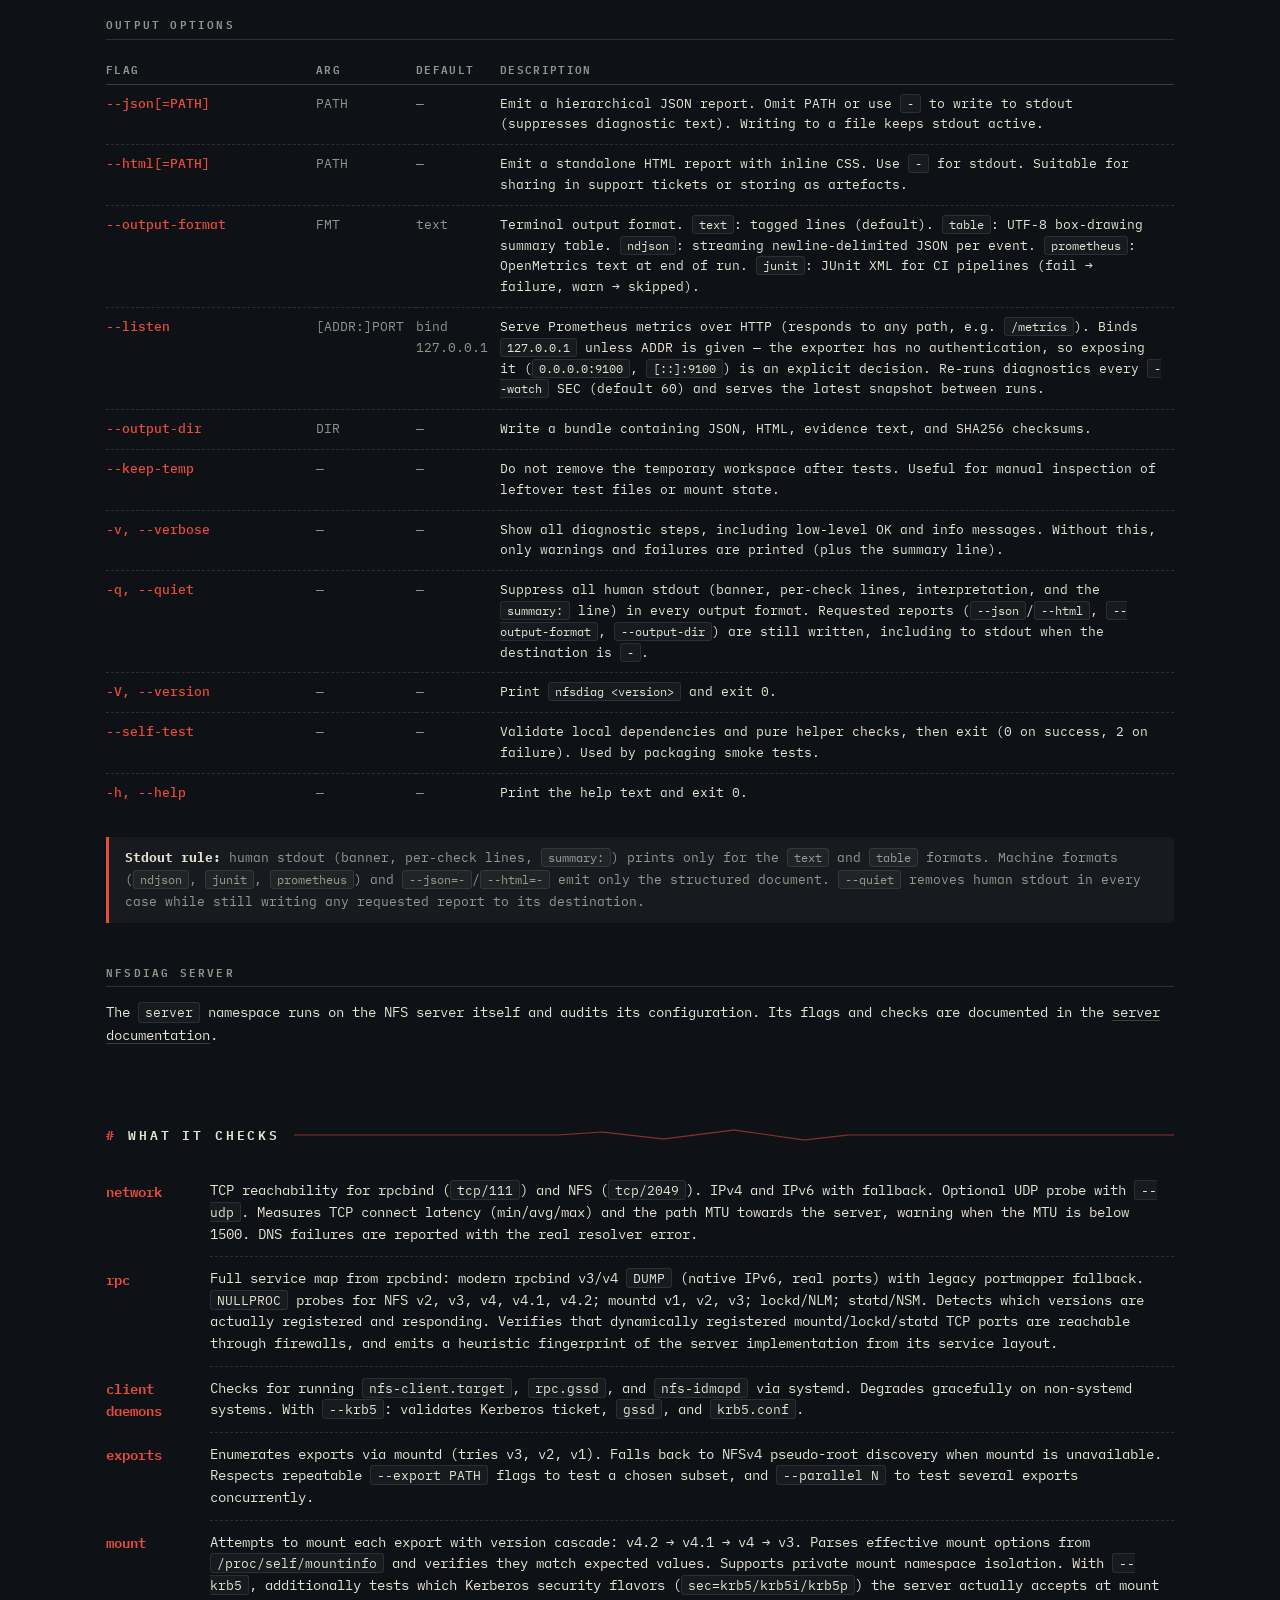
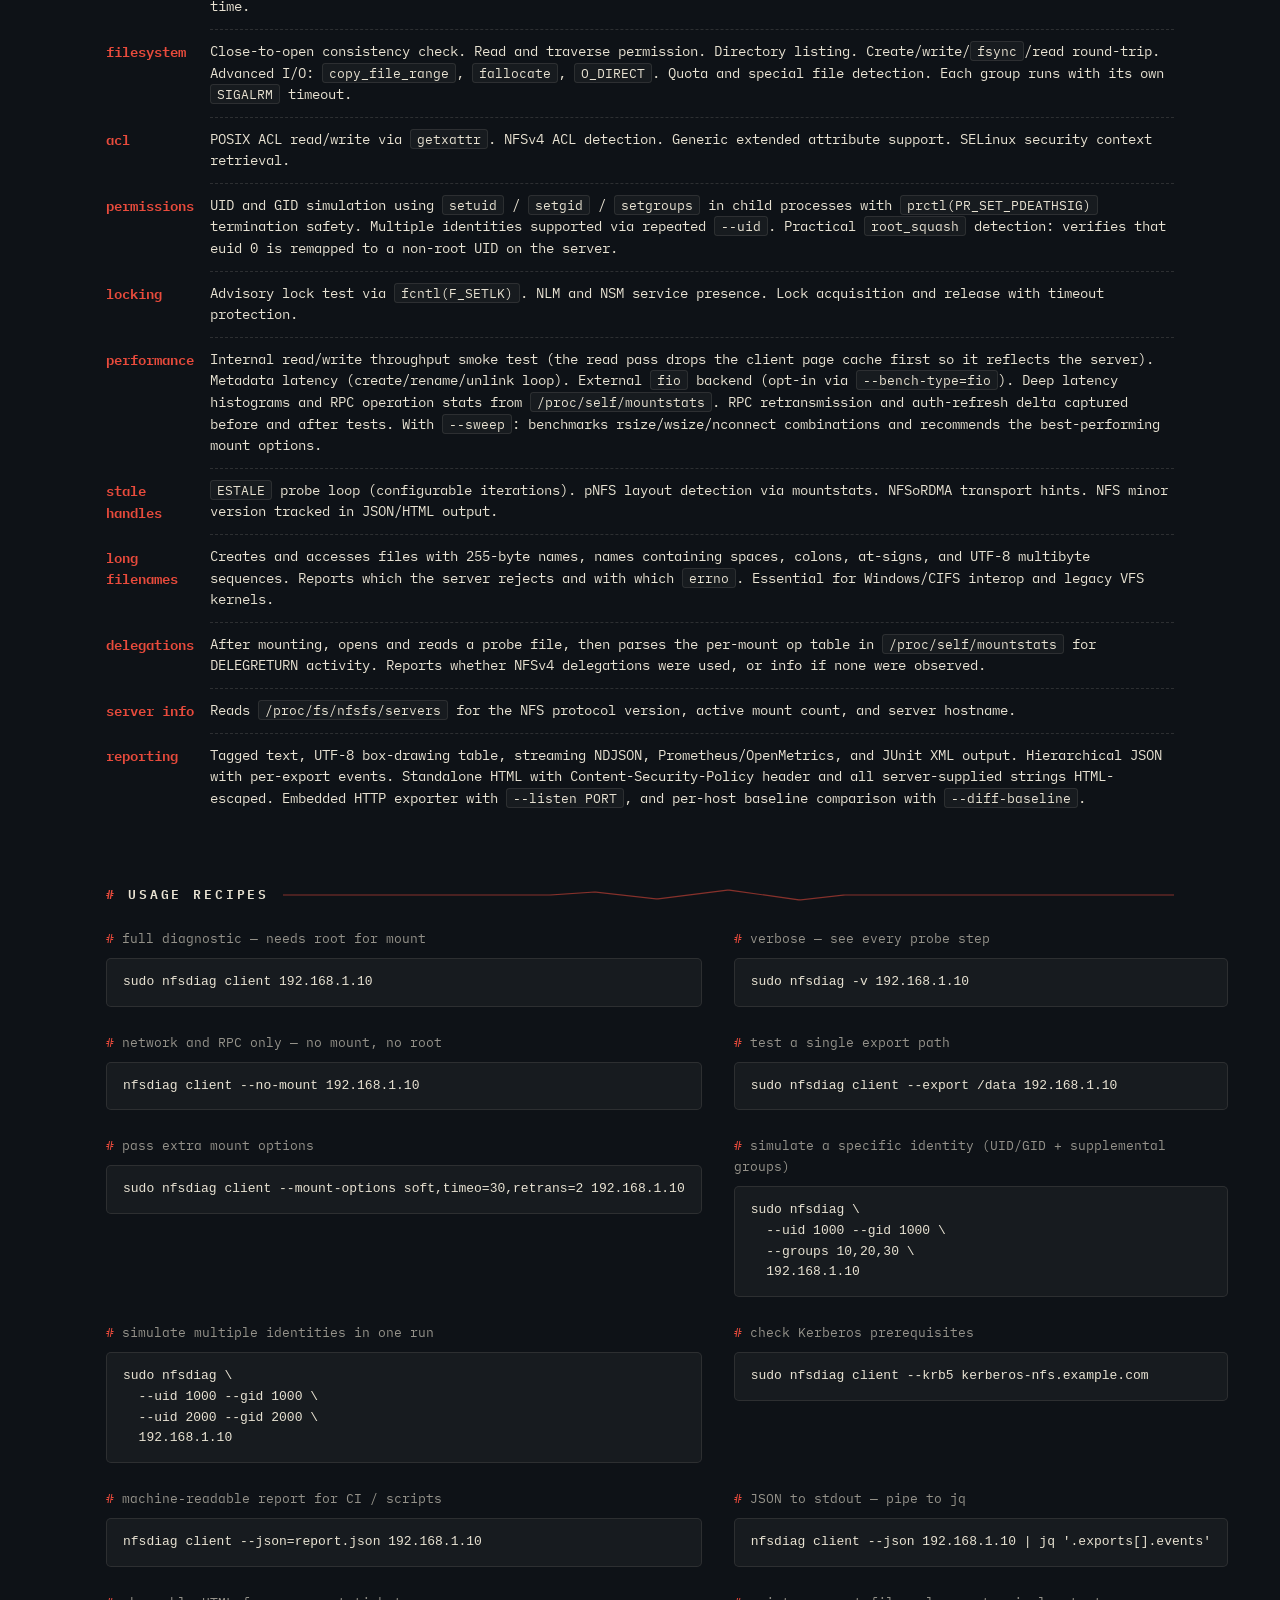
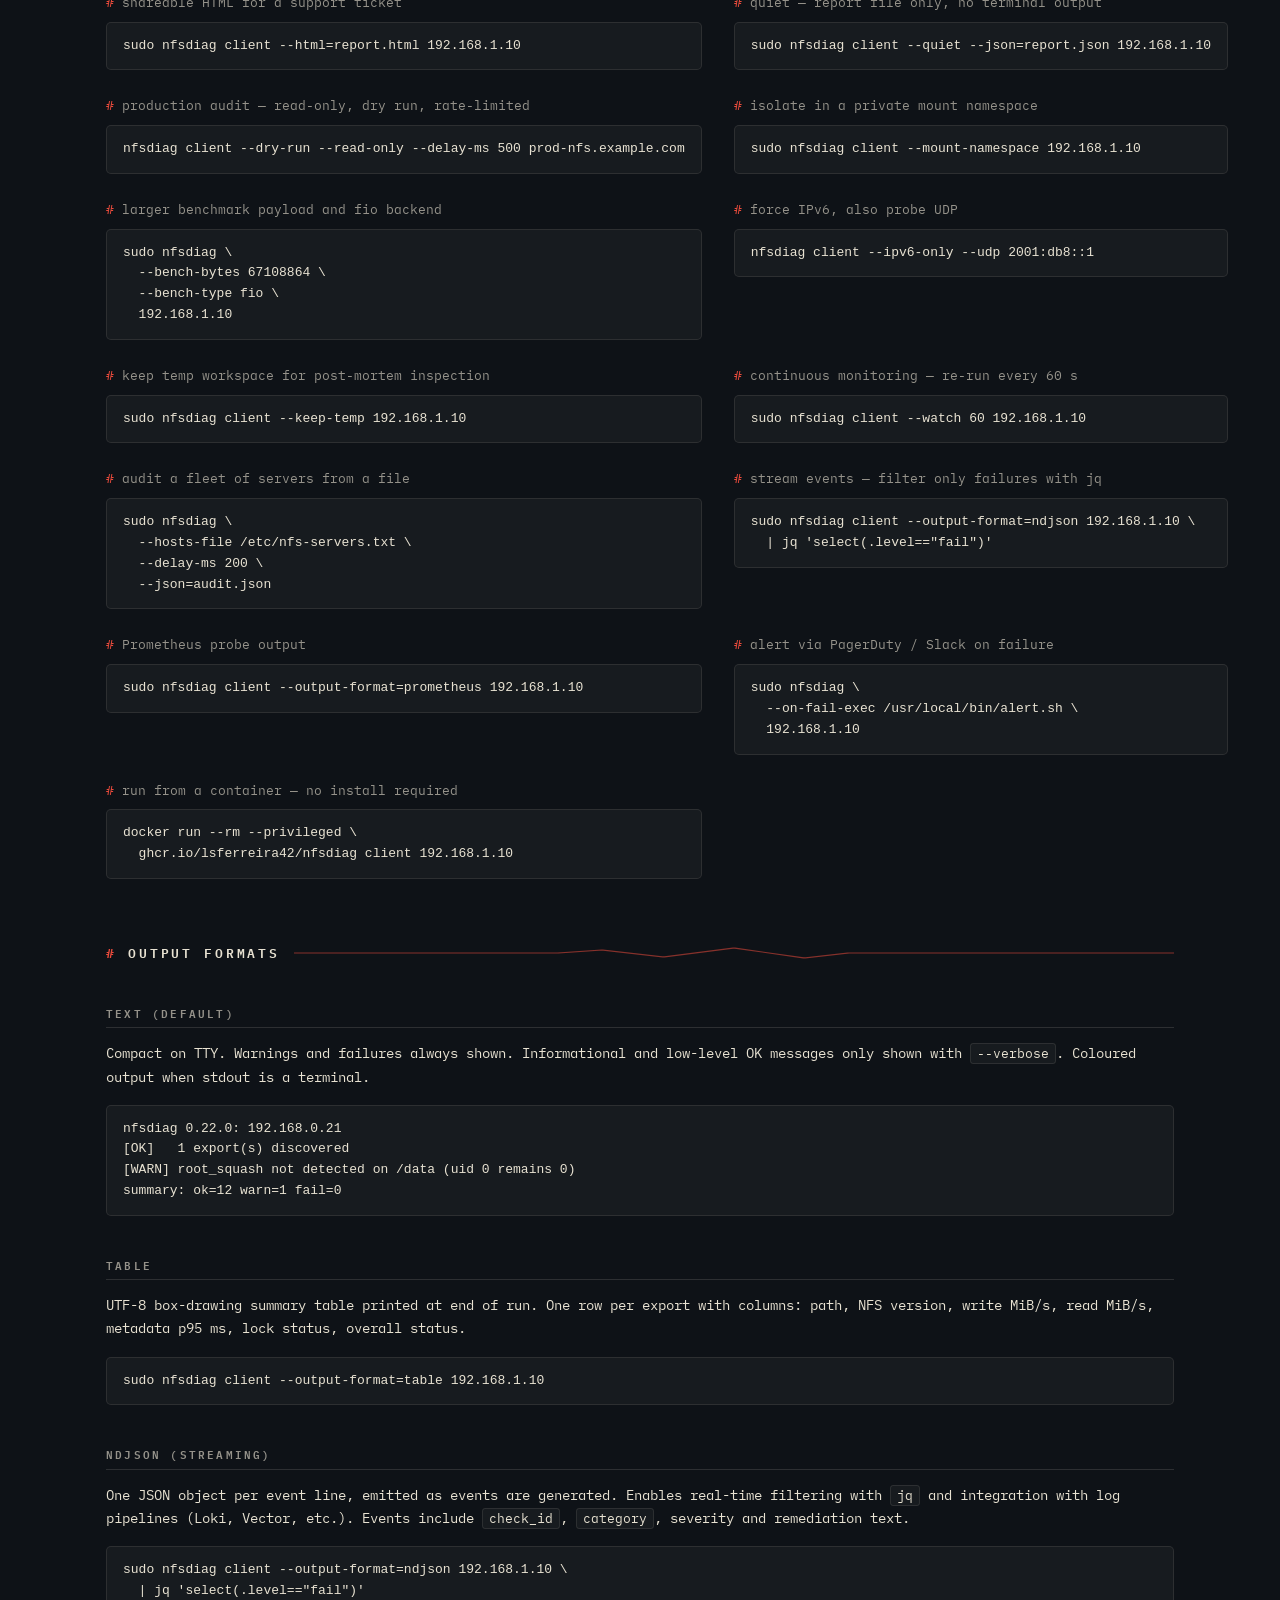
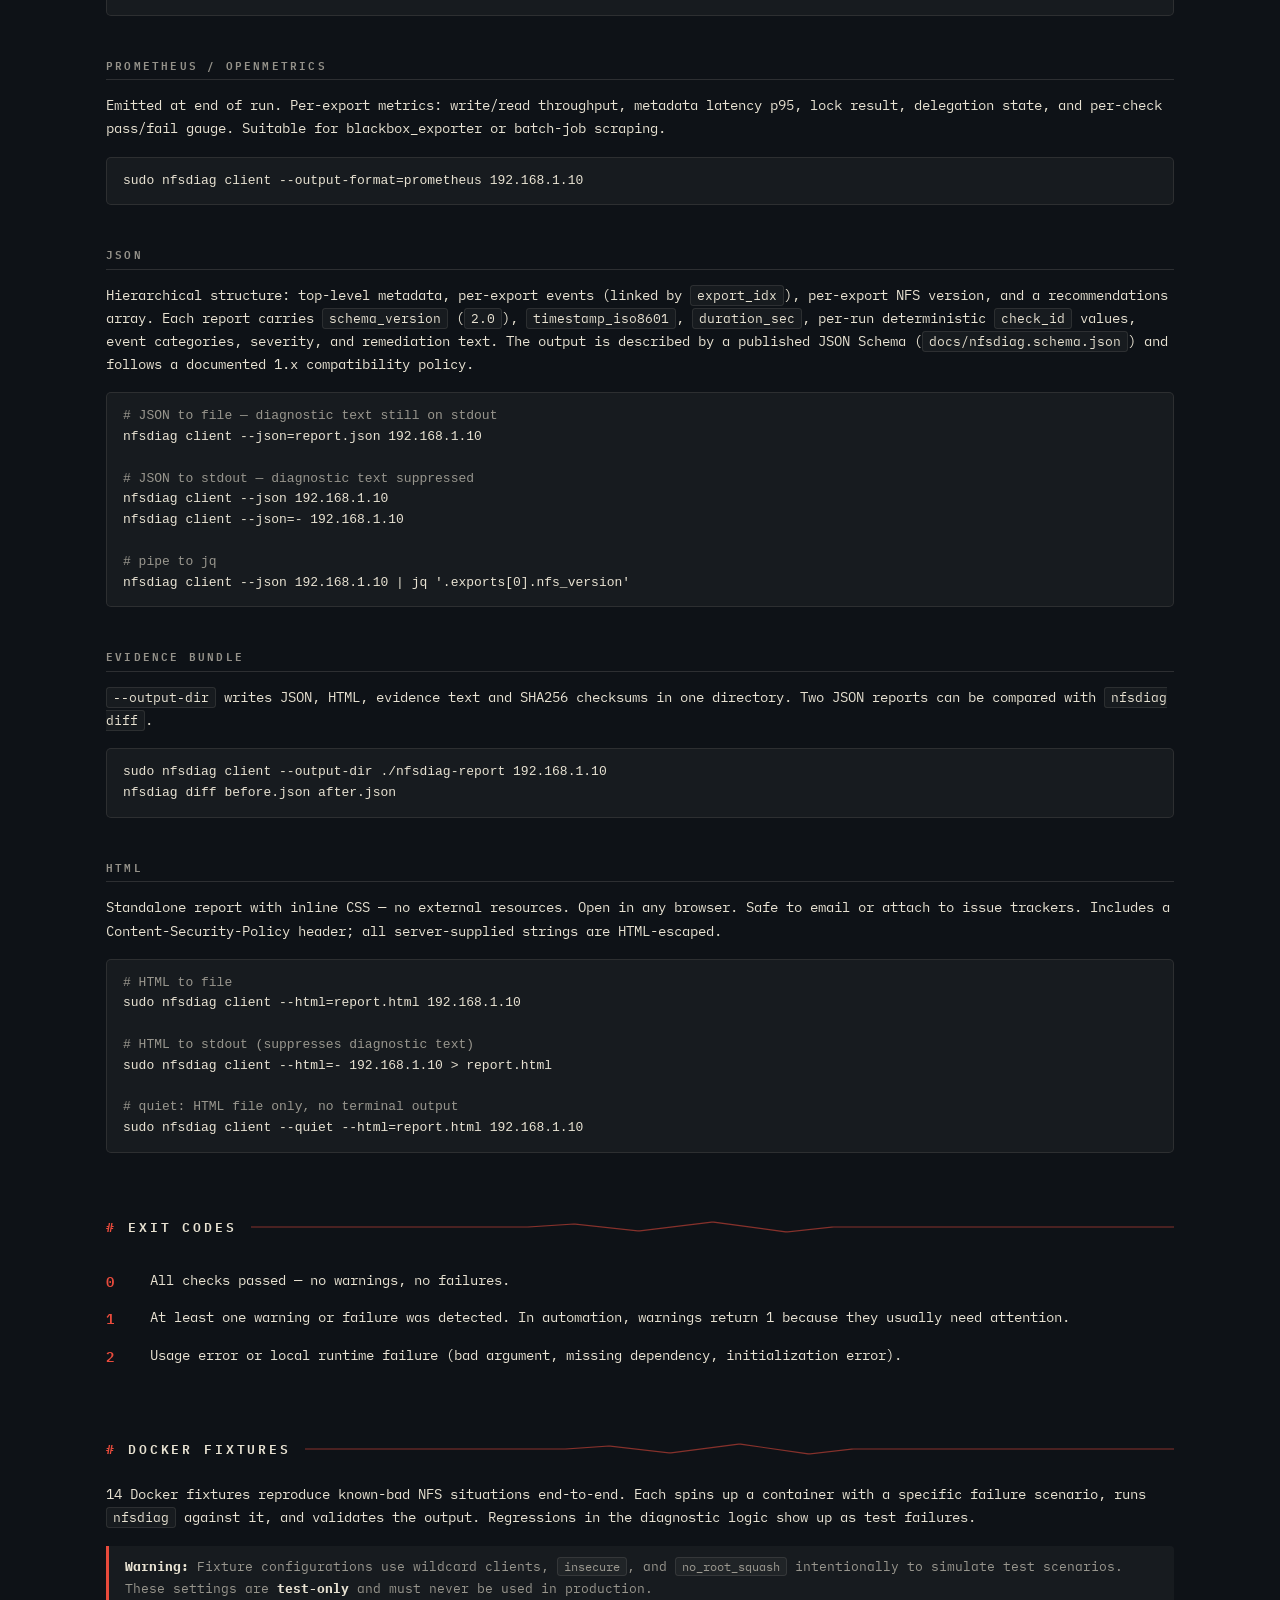
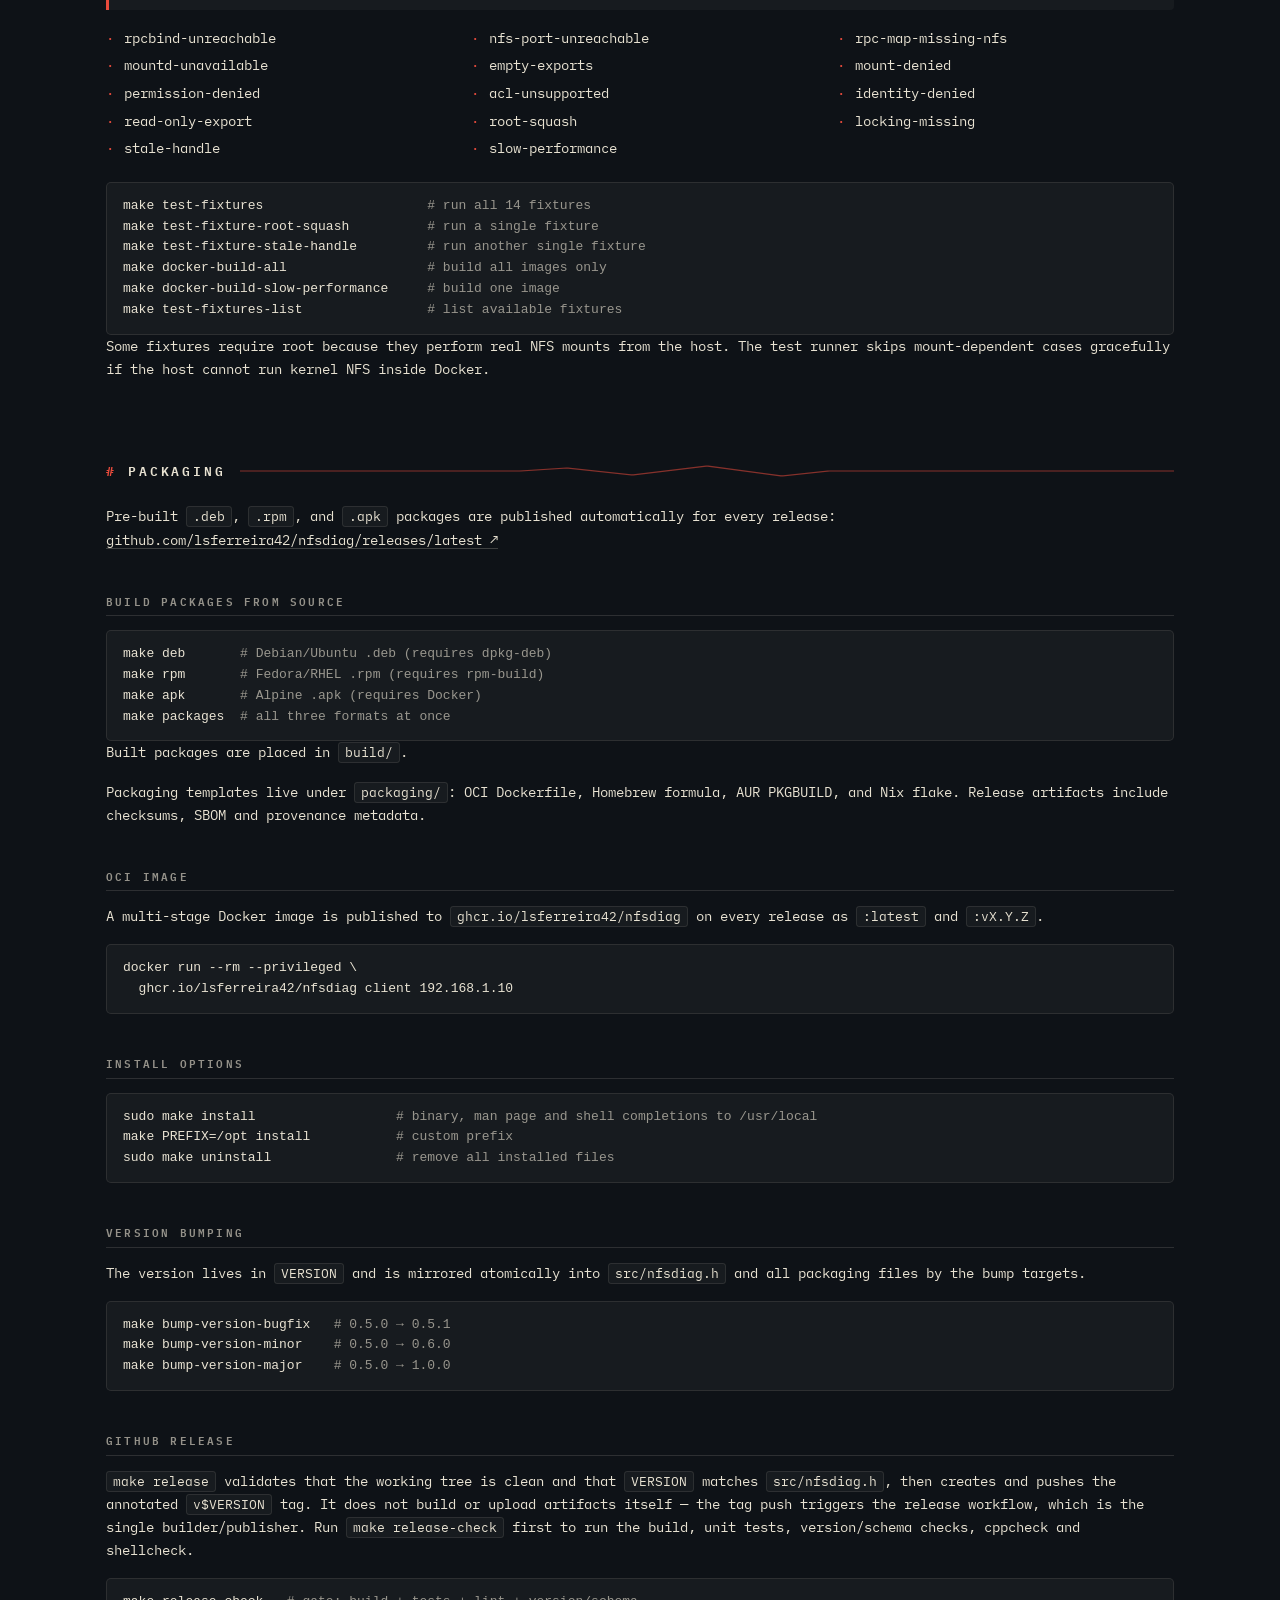
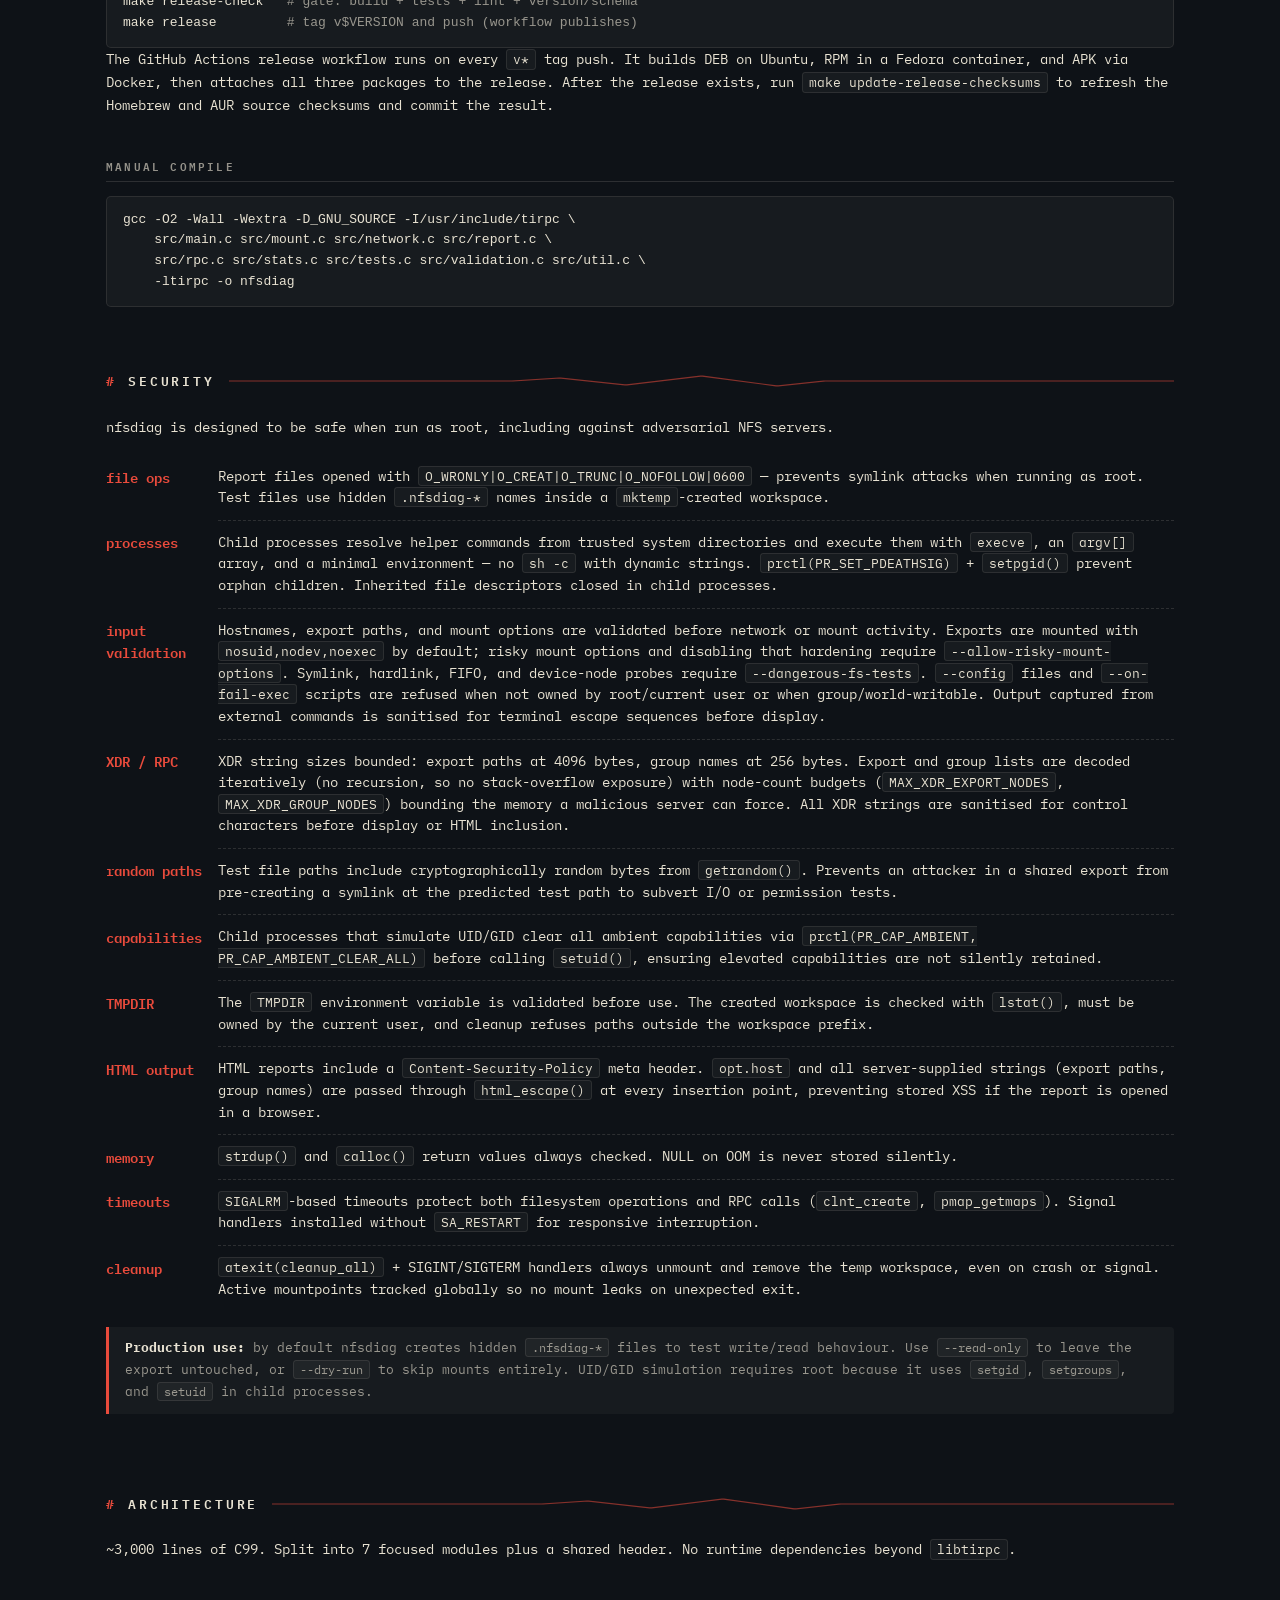
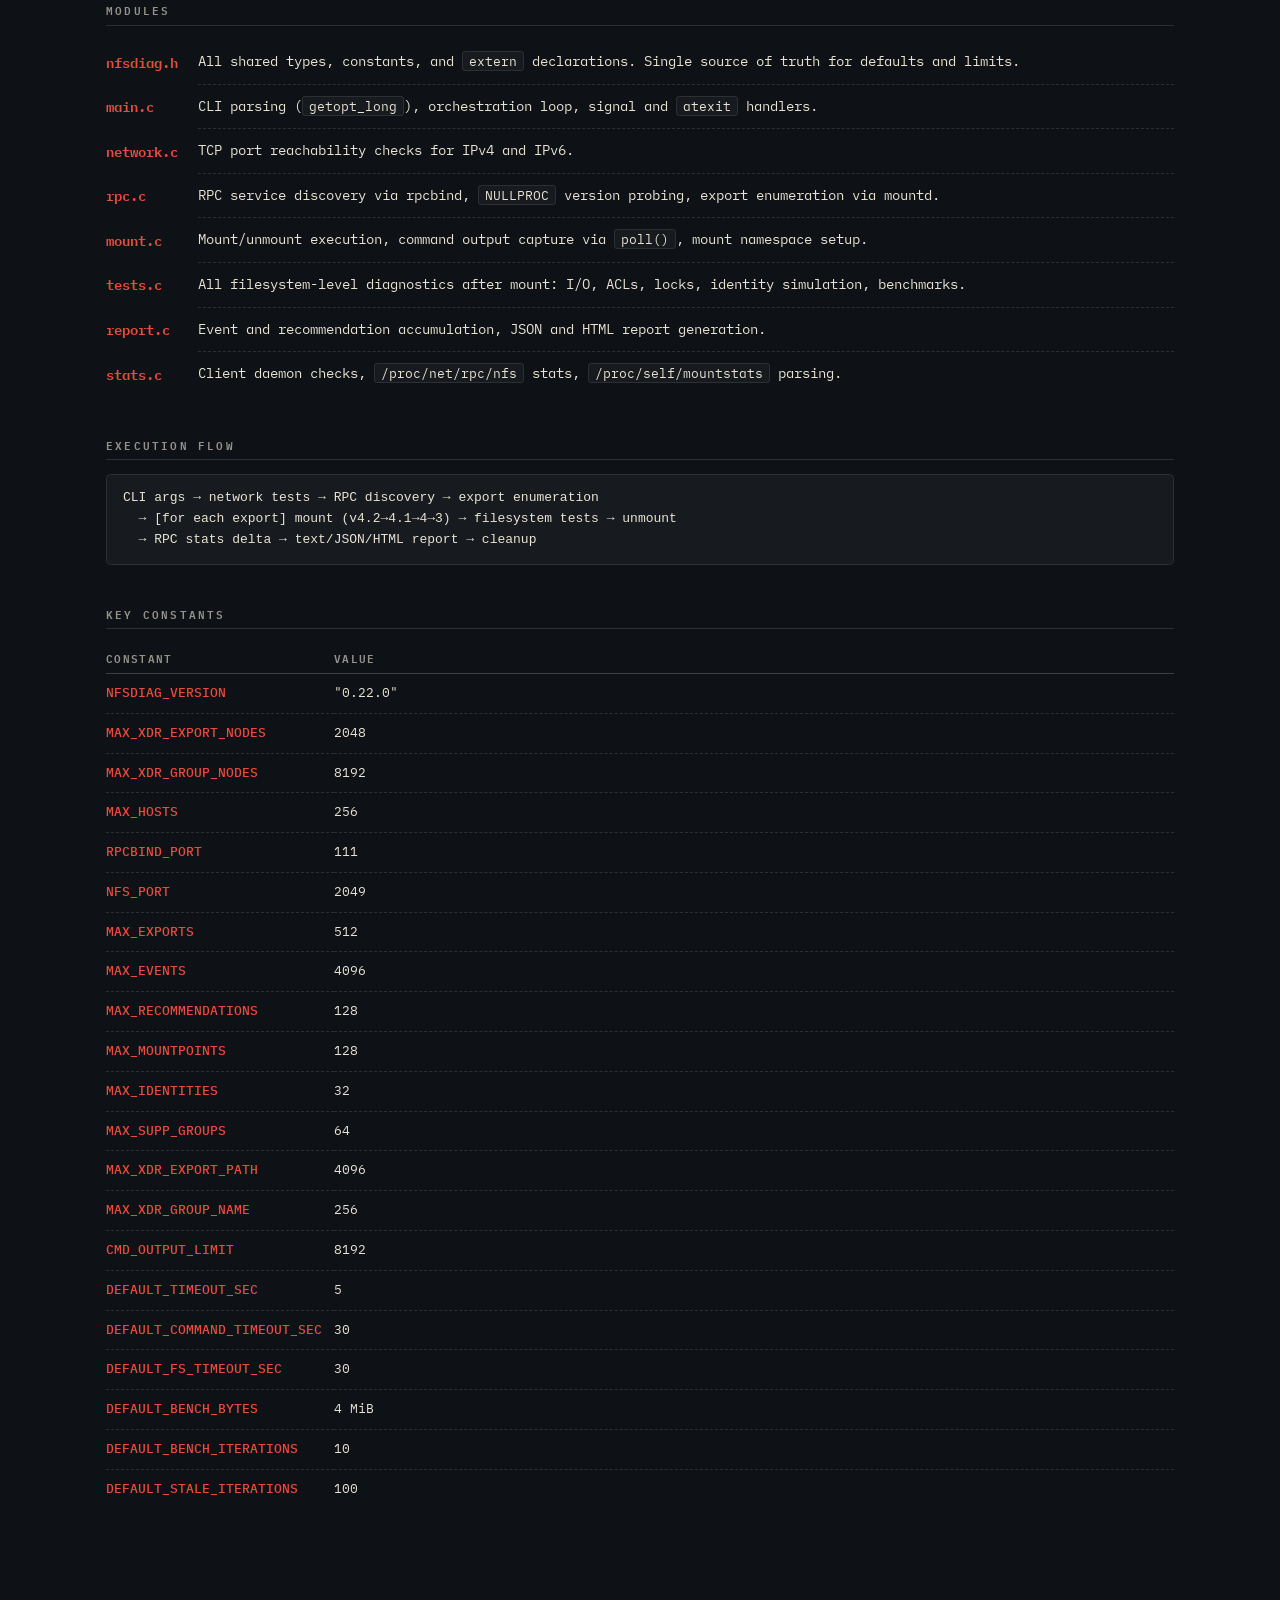
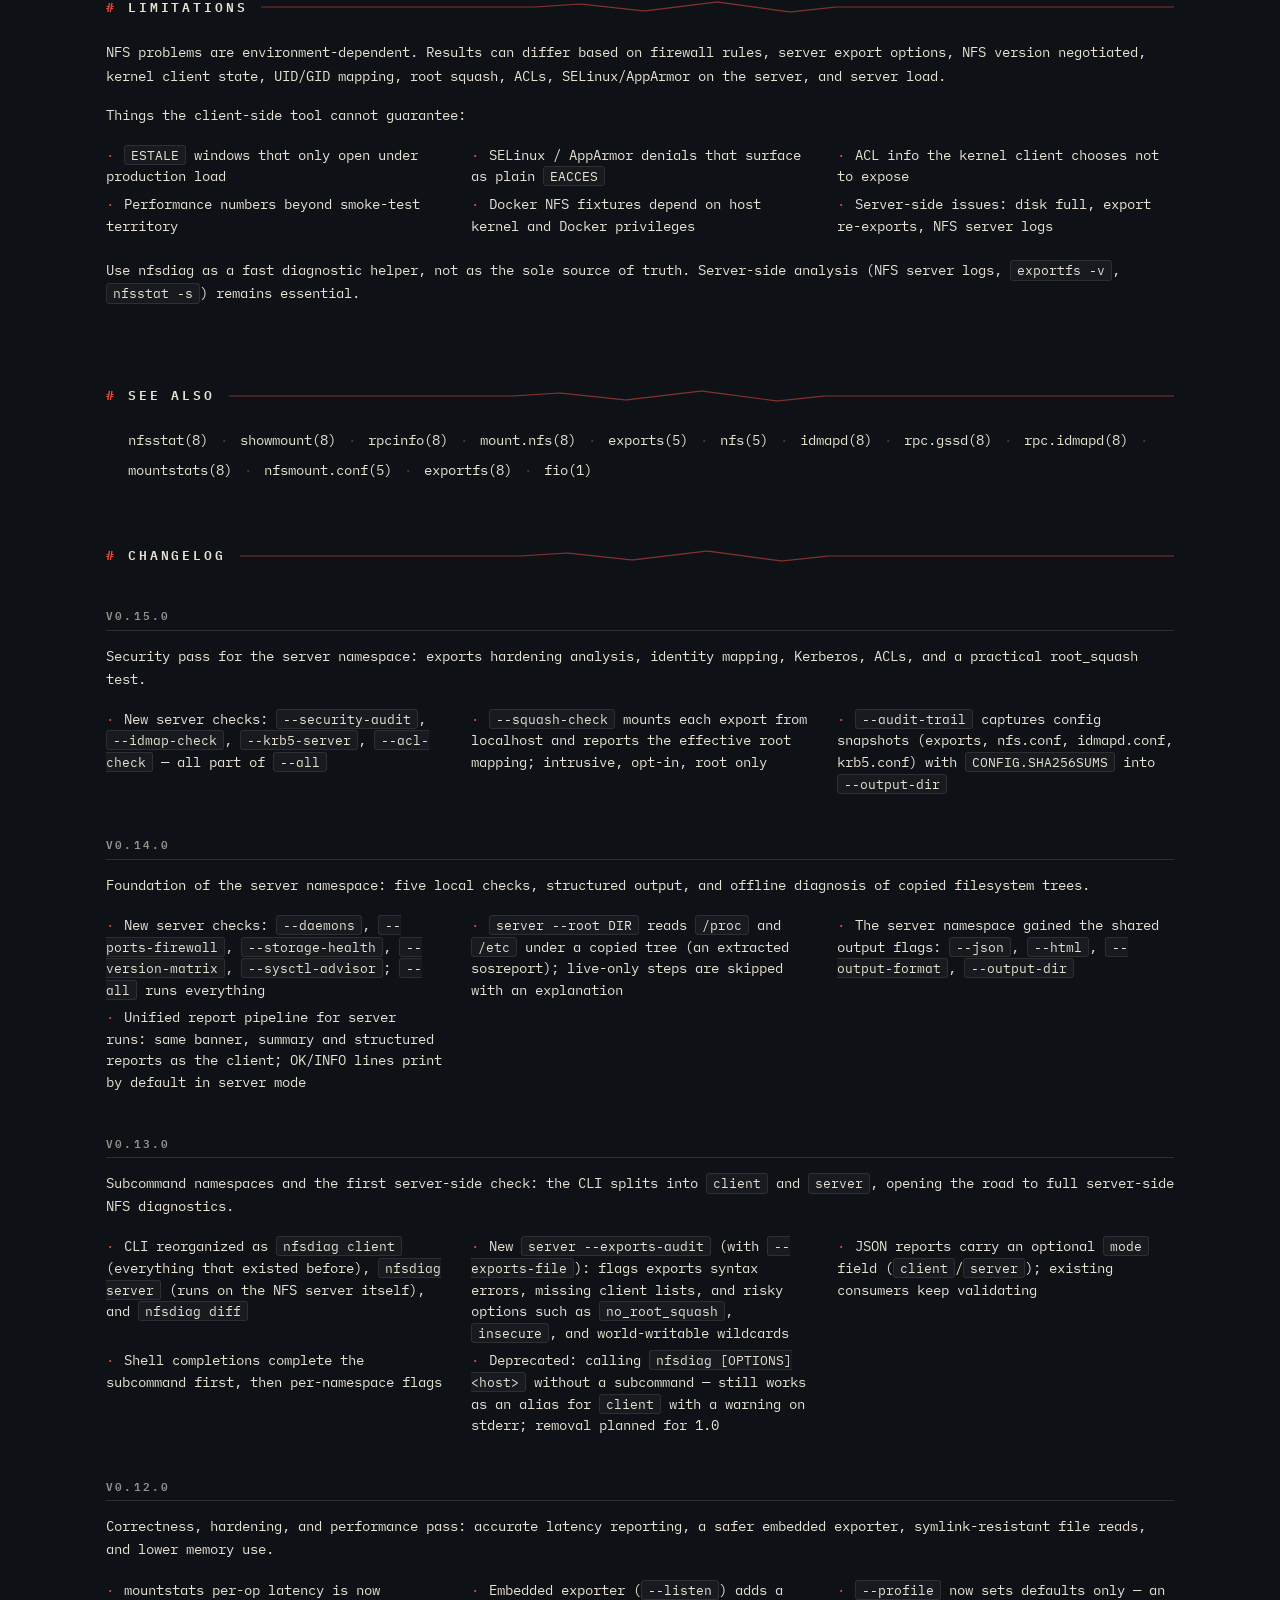
<file: website/docs.html>
<!DOCTYPE html>
<html lang="en" data-theme="dark">
  <head>
    <meta charset="UTF-8" />
    <meta name="viewport" content="width=device-width, initial-scale=1.0" />
    <title>nfsdiag — client documentation</title>
    <meta
      name="description"
      content="Reference for nfsdiag client: testing NFS servers from the client side. CLI flags, checks, output formats, Docker fixtures, packaging, architecture, security, and changelog."
    />
    <link rel="preconnect" href="https://fonts.googleapis.com" />
    <link rel="preconnect" href="https://fonts.gstatic.com" crossorigin />
    <link
      href="https://fonts.googleapis.com/css2?family=IBM+Plex+Mono:wght@400;500;600;700&display=swap"
      rel="stylesheet"
    />
    <link rel="canonical" href="https://www.nfsdiag.org/docs.html" />
    <meta name="robots" content="index, follow, max-image-preview:large, max-snippet:-1" />
    <meta name="author" content="Leandro Ferreira" />
    <meta
      name="keywords"
      content="nfsdiag documentation, NFS CLI reference, NFS checks, mount options, rsize wsize nconnect, NFS fixtures, NFS JSON report, Prometheus NFS exporter, JUnit, rpcbind, mountd"
    />
    <meta name="theme-color" content="#F4F1EA" media="(prefers-color-scheme: light)" />
    <meta name="theme-color" content="#0E1217" media="(prefers-color-scheme: dark)" />
    <link rel="icon" type="image/svg+xml" href="/favicon.svg" />
    <link rel="apple-touch-icon" href="/apple-touch-icon.png" />
    <link rel="sitemap" type="application/xml" href="/sitemap.xml" />
    <meta property="og:url" content="https://www.nfsdiag.org/docs.html" />
    <meta property="og:type" content="article" />
    <meta property="og:site_name" content="nfsdiag" />
    <meta property="og:locale" content="en_US" />
    <meta property="og:title" content="nfsdiag — client documentation" />
    <meta
      property="og:description"
      content="Reference for nfsdiag client: testing NFS servers from the client side. CLI flags, checks, output formats, Docker fixtures, packaging, architecture, security, and changelog."
    />
    <meta property="og:image" content="https://www.nfsdiag.org/og-image.png" />
    <meta property="og:image:width" content="1200" />
    <meta property="og:image:height" content="630" />
    <meta property="og:image:alt" content="nfsdiag — diagnose NFS servers from the client side" />
    <meta name="twitter:card" content="summary_large_image" />
    <meta name="twitter:title" content="nfsdiag — client documentation" />
    <meta
      name="twitter:description"
      content="Reference for nfsdiag client: testing NFS servers from the client side. CLI flags, checks, output formats, Docker fixtures, packaging, architecture, security, and changelog."
    />
    <meta name="twitter:image" content="https://www.nfsdiag.org/og-image.png" />
    <script type="application/ld+json">
    {
      "@context": "https://schema.org",
      "@graph": [
        {
          "@type": "TechArticle",
          "@id": "https://www.nfsdiag.org/docs.html#article",
          "headline": "nfsdiag — client documentation",
          "description": "Reference for nfsdiag client: testing NFS servers from the client side. CLI flags, checks, output formats, Docker fixtures, packaging, architecture, security, and changelog.",
          "url": "https://www.nfsdiag.org/docs.html",
          "inLanguage": "en",
          "dateModified": "2026-06-10",
          "image": "https://www.nfsdiag.org/og-image.png",
          "author": { "@id": "https://www.nfsdiag.org/author.html#person" },
          "about": { "@id": "https://www.nfsdiag.org/#software" },
          "isPartOf": { "@id": "https://www.nfsdiag.org/#website" }
        },
        {
          "@type": "BreadcrumbList",
          "itemListElement": [
            { "@type": "ListItem", "position": 1, "name": "nfsdiag", "item": "https://www.nfsdiag.org/" },
            { "@type": "ListItem", "position": 2, "name": "Documentation", "item": "https://www.nfsdiag.org/docs.html" }
          ]
        }
      ]
    }
    </script>
    <link rel="stylesheet" href="assets/site.css" />
    <script>
      (function () {
        try {
          var t = localStorage.getItem("nfsdiag-theme");
          if (t === "dark" || t === "light") {
            document.documentElement.setAttribute("data-theme", t);
          }
        } catch (e) {}
      })();
    </script>
  </head>
  <body>
    <!-- ── reusable mark ────────────────────────────────────────────── -->
    <svg width="0" height="0" style="position: absolute" aria-hidden="true">
      <defs>
        <symbol id="nfsdiag-mark" viewBox="0 0 64 64">
          <path class="folder" d="M 8 14 H 24 L 28 18 H 56 V 52 H 8 Z" fill="none" stroke-width="4.5" stroke-linejoin="round" stroke-linecap="round"/>
          <path class="pulse" d="M 0 35 H 20 L 23 29 L 28 43 L 34 21 L 40 47 L 44 35 H 64" fill="none" stroke-width="4.5" stroke-linejoin="round" stroke-linecap="round"/>
        </symbol>
      </defs>
    </svg>

    <!-- ── nav ──────────────────────────────────────────────────────── -->
    <header class="nav">
      <div class="nav__inner">
        <a class="nav__brand" href="index.html">
          <svg class="mark" width="22" height="22" viewBox="0 0 64 64" aria-label="nfsdiag">
            <use href="#nfsdiag-mark"></use>
          </svg>
          <span class="wm">nfs<span class="wm__diag">diag</span></span>
        </a>
        <nav class="nav__links" aria-label="primary">
          <a href="index.html">← home</a>
          <a href="#cli" class="nav__hide-sm">cli ref</a>
          <a href="#fixtures" class="nav__hide-sm">fixtures</a>
          <a href="#packaging" class="nav__hide-sm">packaging</a>
          <a href="#changelog" class="nav__hide-sm">changelog</a>
          <a href="author.html" class="nav__hide-sm">author</a>
          <details class="nav__drop">
            <summary>docs: client</summary>
            <div class="nav__drop-menu">
              <a href="docs.html">client</a>
              <a href="docs-server.html">server</a>
            </div>
          </details>
          <span class="nav__sep nav__hide-sm">│</span>
          <button class="nav__btn" type="button" id="theme-btn" aria-label="toggle theme" title="toggle theme">
            <svg width="14" height="14" viewBox="0 0 16 16" aria-hidden="true">
              <circle cx="8" cy="8" r="6" fill="none" stroke="currentColor" stroke-width="1.4"/>
              <path d="M 8 2 A 6 6 0 0 1 8 14 Z" fill="currentColor"/>
            </svg>
          </button>
          <a class="nav__ext" href="https://github.com/lsferreira42/nfsdiag" target="_blank" rel="noopener">github ↗</a>
        </nav>
      </div>
    </header>

    <main class="page" id="top">
      <!-- ── manpage header ────────────────────────────────────────── -->
      <div class="manhead" aria-hidden="true">
        <span>NFSDIAG(1)</span>
        <span>User Manual</span>
        <span>NFSDIAG(1)</span>
      </div>

      <!-- ── page title ────────────────────────────────────────────── -->
      <section class="manpage">
        <h2>CLIENT DOCUMENTATION</h2>
        <p class="desc">
          <strong>nfsdiag</strong> v0.22.0 — the <code>client</code> namespace
          and project reference. Written in C99 against <code>libtirpc</code>.
          MIT license.
        </p>
        <p>
          This page covers <code>nfsdiag client</code> — testing an NFS server
          from a client machine — plus the project-wide sections: output
          formats, fixtures, packaging, security, architecture, changelog.
          Diagnostics that run on the NFS server itself are documented in the
          <a href="docs-server.html">server documentation</a>.
        </p>

        <h2>CONTENTS</h2>
        <ul class="toc">
          <li><a href="#cli">CLI reference</a></li>
          <li><a href="#checks">what it checks</a></li>
          <li><a href="#usage">usage recipes</a></li>
          <li><a href="#output">output formats</a></li>
          <li><a href="#exit">exit codes</a></li>
          <li><a href="#fixtures">docker fixtures</a></li>
          <li><a href="#packaging">packaging</a></li>
          <li><a href="#security">security</a></li>
          <li><a href="#architecture">architecture</a></li>
          <li><a href="#limits">limitations</a></li>
          <li><a href="#see-also">see also</a></li>
          <li><a href="#changelog">changelog</a></li>
        </ul>
      </section>

      <!-- ══════════════════════════════════════════════════════════════
           CLI REFERENCE
      ══════════════════════════════════════════════════════════════════ -->
      <section class="section" id="cli">
        <h2 class="section__title">
          <a class="section__hash" href="#cli">#</a>
          CLI reference
          <svg class="section__pulse" viewBox="0 0 200 14" preserveAspectRatio="none" aria-hidden="true">
            <path d="M 0 7 H 60 L 70 4 L 84 11 L 100 2 L 116 12 L 126 7 H 200" stroke="currentColor" stroke-width="1" fill="none" stroke-linejoin="round" stroke-linecap="round"/>
          </svg>
        </h2>

        <pre><code class="block">nfsdiag client [OPTIONS] &lt;server-ip-or-hostname&gt;
nfsdiag server [OPTIONS]
nfsdiag diff &lt;before.json&gt; &lt;after.json&gt;</code></pre>

        <p>
          Deprecated: <code class="inline">nfsdiag [OPTIONS] &lt;host&gt;</code>
          (without a subcommand) still runs the client diagnostics as an alias
          for <code class="inline">nfsdiag client</code>, printing a warning on
          stderr. The alias will be removed in 1.0.
        </p>

        <p class="subsec">nfsdiag client</p>

        <!-- Diagnostic options -->
        <p class="subsec">Diagnostic options</p>
        <table class="ref-table">
          <thead>
            <tr>
              <th>flag</th>
              <th>arg</th>
              <th>default</th>
              <th>description</th>
            </tr>
          </thead>
          <tbody>
            <tr>
              <td class="flag">-e, --export</td>
              <td class="arg">PATH</td>
              <td class="def">—</td>
              <td>Test only this export path instead of all discovered exports. Repeatable up to 64 times to test a chosen subset.</td>
            </tr>
            <tr>
              <td class="flag">-o, --mount-options</td>
              <td class="arg">OPTS</td>
              <td class="def">—</td>
              <td>Extra mount options passed verbatim to <code class="inline">mount(8)</code> (comma-separated, e.g. <code class="inline">soft,timeo=30</code>).</td>
            </tr>
            <tr>
              <td class="flag">--no-mount</td>
              <td class="arg">—</td>
              <td class="def">—</td>
              <td>Run only network and RPC checks. Skip all mount operations and filesystem tests. Does not require root.</td>
            </tr>
            <tr>
              <td class="flag">--dry-run</td>
              <td class="arg">—</td>
              <td class="def">—</td>
              <td>Print what would be done. Skips mounts and all filesystem diagnostics. Safe for quick pre-flight checks.</td>
            </tr>
            <tr>
              <td class="flag">--read-only</td>
              <td class="arg">—</td>
              <td class="def">—</td>
              <td>Do not create or write any test files on the export. Leaves no <code class="inline">.nfsdiag-*</code> artefacts.</td>
            </tr>
            <tr>
              <td class="flag">--uid</td>
              <td class="arg">UID</td>
              <td class="def">—</td>
              <td>Simulate access as this UID (repeatable for multiple identities). Requires root. Pair with <code class="inline">--gid</code>.</td>
            </tr>
            <tr>
              <td class="flag">--gid</td>
              <td class="arg">GID</td>
              <td class="def">—</td>
              <td>GID paired with the preceding <code class="inline">--uid</code>. If given without <code class="inline">--uid</code>, applies to the current effective UID.</td>
            </tr>
            <tr>
              <td class="flag">--groups</td>
              <td class="arg">G1,G2</td>
              <td class="def">—</td>
              <td>Comma-separated supplemental GIDs for UID/GID simulation. Max 64 groups. Requires root.</td>
            </tr>
            <tr>
              <td class="flag">--krb5</td>
              <td class="arg">—</td>
              <td class="def">—</td>
              <td>Check Kerberos prerequisites: valid ticket via <code class="inline">klist</code>, running <code class="inline">rpc.gssd</code>, Kerberos configuration file.</td>
            </tr>
            <tr>
              <td class="flag">--udp</td>
              <td class="arg">—</td>
              <td class="def">—</td>
              <td>Also probe RPC <code class="inline">NULLPROC</code> over UDP in addition to the default TCP probes.</td>
            </tr>
            <tr>
              <td class="flag">--ipv4-only</td>
              <td class="arg">—</td>
              <td class="def">—</td>
              <td>Force IPv4 for direct TCP port checks. Does not affect mount commands.</td>
            </tr>
            <tr>
              <td class="flag">--ipv6-only</td>
              <td class="arg">—</td>
              <td class="def">—</td>
              <td>Force IPv6 for direct TCP port checks. IPv6 literals in mount sources are automatically wrapped in brackets.</td>
            </tr>
            <tr>
              <td class="flag">--no-nfs4-discovery</td>
              <td class="arg">—</td>
              <td class="def">—</td>
              <td>Disable NFSv4 pseudo-root fallback. By default, if mountd is unavailable, nfsdiag tries to discover exports via the NFSv4 root.</td>
            </tr>
            <tr>
              <td class="flag">--mount-namespace</td>
              <td class="arg">—</td>
              <td class="def">—</td>
              <td>Run mounts inside a private mount namespace so they are invisible to other processes. Root runs attempt this automatically unless disabled.</td>
            </tr>
            <tr>
              <td class="flag">--no-mount-namespace</td>
              <td class="arg">—</td>
              <td class="def">—</td>
              <td>Disable automatic private mount namespace use for live mount diagnostics.</td>
            </tr>
            <tr>
              <td class="flag">--dangerous-fs-tests</td>
              <td class="arg">—</td>
              <td class="def">—</td>
              <td>Enable symlink, hardlink, FIFO, and device-node probes. These are intentionally opt-in for production exports. <code class="inline">--deep</code> is an alias.</td>
            </tr>
            <tr>
              <td class="flag">--allow-risky-mount-options</td>
              <td class="arg">—</td>
              <td class="def">—</td>
              <td>Permit risky mount options such as <code class="inline">exec</code>, <code class="inline">suid</code>, and <code class="inline">dev</code>, and skip the default <code class="inline">nosuid,nodev,noexec</code> mount hardening.</td>
            </tr>
            <tr>
              <td class="flag">--profile</td>
              <td class="arg">NAME</td>
              <td class="def">—</td>
              <td>Apply a preset: <code class="inline">quick</code>, <code class="inline">safe</code>, <code class="inline">full</code>, <code class="inline">performance</code>, <code class="inline">security</code>, or <code class="inline">readonly</code>.</td>
            </tr>
            <tr>
              <td class="flag">--hosts-file</td>
              <td class="arg">FILE</td>
              <td class="def">—</td>
              <td>Read one host per line from FILE and run diagnostics for each. Lines starting with <code class="inline">#</code> are comments. Respects <code class="inline">--delay-ms</code> between hosts.</td>
            </tr>
            <tr>
              <td class="flag">--peer</td>
              <td class="arg">HOST[:PORT]</td>
              <td class="def">9100</td>
              <td>Correlate with a peer <code class="inline">nfsdiag server --listen</code> exporter. The client samples the server's metrics before and after its run and prints a <code class="inline">paired:</code> verdict locating the bottleneck (server, network, or client).</td>
            </tr>
            <tr>
              <td class="flag">--watch</td>
              <td class="arg">SEC</td>
              <td class="def">—</td>
              <td>Re-run diagnostics every SEC seconds until interrupted with Ctrl-C. Clears terminal between iterations. All mounts are cleaned up on SIGINT.</td>
            </tr>
            <tr>
              <td class="flag">--on-fail-exec</td>
              <td class="arg">SCRIPT</td>
              <td class="def">—</td>
              <td>Execute SCRIPT through a resolved trusted path with a minimal environment (never <code class="inline">sh -c</code>) when any test fails. Receives <code class="inline">NFSDIAG_HOST</code>, <code class="inline">NFSDIAG_LEVEL</code>, <code class="inline">NFSDIAG_FAIL_COUNT</code>, <code class="inline">NFSDIAG_WARN_COUNT</code>.</td>
            </tr>
            <tr>
              <td class="flag">--config</td>
              <td class="arg">FILE</td>
              <td class="def">—</td>
              <td>Load options from FILE (key=value, one per line) before parsing remaining CLI arguments. CLI flags override the config file.</td>
            </tr>
            <tr>
              <td class="flag">--parallel</td>
              <td class="arg">N</td>
              <td class="def">1</td>
              <td>Test up to N exports concurrently (1-32). Each worker mounts, diagnoses, and unmounts its export in a forked child; results are merged into the normal reports.</td>
            </tr>
            <tr>
              <td class="flag">--sweep</td>
              <td class="arg">—</td>
              <td class="def">—</td>
              <td>After the main tests, re-mount the first working export with several <code class="inline">rsize/wsize/nconnect</code> combinations, benchmark each, and recommend the best-performing mount options. Also enabled by <code class="inline">--profile performance</code>.</td>
            </tr>
            <tr>
              <td class="flag">--diff-baseline</td>
              <td class="arg">—</td>
              <td class="def">—</td>
              <td>Compare this run's summary with the last saved run for the host (stored under <code class="inline">$XDG_DATA_HOME/nfsdiag</code> or <code class="inline">~/.local/share/nfsdiag</code>), report regressions, then update the baseline.</td>
            </tr>
          </tbody>
        </table>

        <!-- Timeout options -->
        <p class="subsec">Timeout options</p>
        <table class="ref-table">
          <thead>
            <tr><th>flag</th><th>arg</th><th>default</th><th>description</th></tr>
          </thead>
          <tbody>
            <tr>
              <td class="flag">--timeout</td>
              <td class="arg">SEC</td>
              <td class="def">5</td>
              <td>Network and RPC connect timeout in seconds. Applied to TCP reachability checks and <code class="inline">clnt_create</code> calls.</td>
            </tr>
            <tr>
              <td class="flag">--command-timeout</td>
              <td class="arg">SEC</td>
              <td class="def">30</td>
              <td>Timeout for <code class="inline">mount</code> and <code class="inline">umount</code> command invocations. Range: 1–3600.</td>
            </tr>
            <tr>
              <td class="flag">--fs-timeout</td>
              <td class="arg">SEC</td>
              <td class="def">30</td>
              <td>Timeout for each filesystem test group (write/read benchmark, advisory lock, root_squash). Each group runs with its own independent SIGALRM.</td>
            </tr>
            <tr>
              <td class="flag">--delay-ms</td>
              <td class="arg">MS</td>
              <td class="def">0</td>
              <td>Milliseconds to sleep between testing each export. Useful as a rate limiter when auditing servers under production load. Max: 600000.</td>
            </tr>
          </tbody>
        </table>

        <!-- Benchmark options -->
        <p class="subsec">Benchmark options</p>
        <table class="ref-table">
          <thead>
            <tr><th>flag</th><th>arg</th><th>default</th><th>description</th></tr>
          </thead>
          <tbody>
            <tr>
              <td class="flag">--bench-bytes</td>
              <td class="arg">BYTES</td>
              <td class="def">4194304</td>
              <td>Size of the read/write benchmark payload in bytes (4 MiB by default). Range 1 byte to 1 GiB; <code class="inline">0</code> is rejected — use <code class="inline">--bench-iterations 0</code> to skip the benchmark.</td>
            </tr>
            <tr>
              <td class="flag">--bench-iterations</td>
              <td class="arg">N</td>
              <td class="def">10</td>
              <td>Number of create/rename/unlink cycles for the metadata latency test. <code class="inline">0</code> disables the throughput/latency benchmark.</td>
            </tr>
            <tr>
              <td class="flag">--bench-type</td>
              <td class="arg">TYPE</td>
              <td class="def">internal</td>
              <td>Benchmark engine. <code class="inline">internal</code>: built-in smoke test. <code class="inline">fio</code>: external <code class="inline">fio</code> binary (must be installed and in PATH).</td>
            </tr>
            <tr>
              <td class="flag">--stale-iterations</td>
              <td class="arg">N</td>
              <td class="def">100</td>
              <td>Number of iterations in the <code class="inline">ESTALE</code> probe loop. Higher values increase the chance of catching transient stale handles; <code class="inline">0</code> disables the probe.</td>
            </tr>
          </tbody>
        </table>

        <!-- Output options -->
        <p class="subsec">Output options</p>
        <table class="ref-table">
          <thead>
            <tr><th>flag</th><th>arg</th><th>default</th><th>description</th></tr>
          </thead>
          <tbody>
            <tr>
              <td class="flag">--json[=PATH]</td>
              <td class="arg">PATH</td>
              <td class="def">—</td>
              <td>Emit a hierarchical JSON report. Omit PATH or use <code class="inline">-</code> to write to stdout (suppresses diagnostic text). Writing to a file keeps stdout active.</td>
            </tr>
            <tr>
              <td class="flag">--html[=PATH]</td>
              <td class="arg">PATH</td>
              <td class="def">—</td>
              <td>Emit a standalone HTML report with inline CSS. Use <code class="inline">-</code> for stdout. Suitable for sharing in support tickets or storing as artefacts.</td>
            </tr>
            <tr>
              <td class="flag">--output-format</td>
              <td class="arg">FMT</td>
              <td class="def">text</td>
              <td>Terminal output format. <code class="inline">text</code>: tagged lines (default). <code class="inline">table</code>: UTF-8 box-drawing summary table. <code class="inline">ndjson</code>: streaming newline-delimited JSON per event. <code class="inline">prometheus</code>: OpenMetrics text at end of run. <code class="inline">junit</code>: JUnit XML for CI pipelines (fail → failure, warn → skipped).</td>
            </tr>
            <tr>
              <td class="flag">--listen</td>
              <td class="arg">[ADDR:]PORT</td>
              <td class="def">bind 127.0.0.1</td>
              <td>Serve Prometheus metrics over HTTP (responds to any path, e.g. <code class="inline">/metrics</code>). Binds <code class="inline">127.0.0.1</code> unless ADDR is given — the exporter has no authentication, so exposing it (<code class="inline">0.0.0.0:9100</code>, <code class="inline">[::]:9100</code>) is an explicit decision. Re-runs diagnostics every <code class="inline">--watch</code> SEC (default 60) and serves the latest snapshot between runs.</td>
            </tr>
            <tr>
              <td class="flag">--output-dir</td>
              <td class="arg">DIR</td>
              <td class="def">—</td>
              <td>Write a bundle containing JSON, HTML, evidence text, and SHA256 checksums.</td>
            </tr>
            <tr>
              <td class="flag">--keep-temp</td>
              <td class="arg">—</td>
              <td class="def">—</td>
              <td>Do not remove the temporary workspace after tests. Useful for manual inspection of leftover test files or mount state.</td>
            </tr>
            <tr>
              <td class="flag">-v, --verbose</td>
              <td class="arg">—</td>
              <td class="def">—</td>
              <td>Show all diagnostic steps, including low-level OK and info messages. Without this, only warnings and failures are printed (plus the summary line).</td>
            </tr>
            <tr>
              <td class="flag">-q, --quiet</td>
              <td class="arg">—</td>
              <td class="def">—</td>
              <td>Suppress all human stdout (banner, per-check lines, interpretation, and the <code class="inline">summary:</code> line) in every output format. Requested reports (<code class="inline">--json</code>/<code class="inline">--html</code>, <code class="inline">--output-format</code>, <code class="inline">--output-dir</code>) are still written, including to stdout when the destination is <code class="inline">-</code>.</td>
            </tr>
            <tr>
              <td class="flag">-V, --version</td>
              <td class="arg">—</td>
              <td class="def">—</td>
              <td>Print <code class="inline">nfsdiag &lt;version&gt;</code> and exit 0.</td>
            </tr>
            <tr>
              <td class="flag">--self-test</td>
              <td class="arg">—</td>
              <td class="def">—</td>
              <td>Validate local dependencies and pure helper checks, then exit (0 on success, 2 on failure). Used by packaging smoke tests.</td>
            </tr>
            <tr>
              <td class="flag">-h, --help</td>
              <td class="arg">—</td>
              <td class="def">—</td>
              <td>Print the help text and exit 0.</td>
            </tr>
          </tbody>
        </table>

        <div class="note">
          <strong>Stdout rule:</strong> human stdout (banner, per-check lines,
          <code class="inline">summary:</code>) prints only for the
          <code class="inline">text</code> and <code class="inline">table</code>
          formats. Machine formats (<code class="inline">ndjson</code>,
          <code class="inline">junit</code>, <code class="inline">prometheus</code>)
          and <code class="inline">--json=-</code>/<code class="inline">--html=-</code>
          emit only the structured document. <code class="inline">--quiet</code>
          removes human stdout in every case while still writing any requested
          report to its destination.
        </div>

        <p class="subsec">nfsdiag server</p>
        <p>
          The <code class="inline">server</code> namespace runs on the NFS
          server itself and audits its configuration. Its flags and checks are
          documented in the
          <a href="docs-server.html">server documentation</a>.
        </p>
      </section>

      <!-- ══════════════════════════════════════════════════════════════
           WHAT IT CHECKS
      ══════════════════════════════════════════════════════════════════ -->
      <section class="section" id="checks">
        <h2 class="section__title">
          <a class="section__hash" href="#checks">#</a>
          what it checks
          <svg class="section__pulse" viewBox="0 0 200 14" preserveAspectRatio="none" aria-hidden="true">
            <path d="M 0 7 H 60 L 70 4 L 84 11 L 100 2 L 116 12 L 126 7 H 200" stroke="currentColor" stroke-width="1" fill="none" stroke-linejoin="round" stroke-linecap="round"/>
          </svg>
        </h2>

        <table class="checks">
          <tbody>
            <tr>
              <th>network</th>
              <td>
                TCP reachability for rpcbind (<code class="inline">tcp/111</code>) and NFS
                (<code class="inline">tcp/2049</code>). IPv4 and IPv6 with fallback.
                Optional UDP probe with <code class="inline">--udp</code>.
                Measures TCP connect latency (min/avg/max) and the path MTU
                towards the server, warning when the MTU is below 1500.
                DNS failures are reported with the real resolver error.
              </td>
            </tr>
            <tr>
              <th>rpc</th>
              <td>
                Full service map from rpcbind: modern rpcbind v3/v4
                <code class="inline">DUMP</code> (native IPv6, real ports) with legacy
                portmapper fallback. <code class="inline">NULLPROC</code> probes
                for NFS v2, v3, v4, v4.1, v4.2; mountd v1, v2, v3; lockd/NLM;
                statd/NSM. Detects which versions are actually registered and
                responding. Verifies that dynamically registered
                mountd/lockd/statd TCP ports are reachable through firewalls,
                and emits a heuristic fingerprint of the server implementation
                from its service layout.
              </td>
            </tr>
            <tr>
              <th>client daemons</th>
              <td>
                Checks for running <code class="inline">nfs-client.target</code>,
                <code class="inline">rpc.gssd</code>, and <code class="inline">nfs-idmapd</code>
                via systemd. Degrades gracefully on non-systemd systems. With
                <code class="inline">--krb5</code>: validates Kerberos ticket,
                <code class="inline">gssd</code>, and <code class="inline">krb5.conf</code>.
              </td>
            </tr>
            <tr>
              <th>exports</th>
              <td>
                Enumerates exports via mountd (tries v3, v2, v1). Falls back to
                NFSv4 pseudo-root discovery when mountd is unavailable. Respects
                repeatable <code class="inline">--export PATH</code> flags to test a
                chosen subset, and <code class="inline">--parallel N</code> to test
                several exports concurrently.
              </td>
            </tr>
            <tr>
              <th>mount</th>
              <td>
                Attempts to mount each export with version cascade: v4.2 → v4.1
                → v4 → v3. Parses effective mount options from
                <code class="inline">/proc/self/mountinfo</code> and verifies
                they match expected values. Supports private mount namespace
                isolation. With <code class="inline">--krb5</code>, additionally
                tests which Kerberos security flavors
                (<code class="inline">sec=krb5/krb5i/krb5p</code>) the server
                actually accepts at mount time.
              </td>
            </tr>
            <tr>
              <th>filesystem</th>
              <td>
                Close-to-open consistency check. Read and traverse permission.
                Directory listing. Create/write/<code class="inline">fsync</code>/read
                round-trip. Advanced I/O:
                <code class="inline">copy_file_range</code>,
                <code class="inline">fallocate</code>,
                <code class="inline">O_DIRECT</code>.
                Quota and special file detection.
                Each group runs with its own <code class="inline">SIGALRM</code>
                timeout.
              </td>
            </tr>
            <tr>
              <th>acl</th>
              <td>
                POSIX ACL read/write via <code class="inline">getxattr</code>.
                NFSv4 ACL detection. Generic extended attribute support.
                SELinux security context retrieval.
              </td>
            </tr>
            <tr>
              <th>permissions</th>
              <td>
                UID and GID simulation using <code class="inline">setuid</code> /
                <code class="inline">setgid</code> / <code class="inline">setgroups</code>
                in child processes with
                <code class="inline">prctl(PR_SET_PDEATHSIG)</code> termination
                safety. Multiple identities supported via repeated
                <code class="inline">--uid</code>. Practical
                <code class="inline">root_squash</code> detection: verifies that
                euid 0 is remapped to a non-root UID on the server.
              </td>
            </tr>
            <tr>
              <th>locking</th>
              <td>
                Advisory lock test via <code class="inline">fcntl(F_SETLK)</code>.
                NLM and NSM service presence. Lock acquisition and release with
                timeout protection.
              </td>
            </tr>
            <tr>
              <th>performance</th>
              <td>
                Internal read/write throughput smoke test (the read pass drops
                the client page cache first so it reflects the server). Metadata
                latency (create/rename/unlink loop). External
                <code class="inline">fio</code> backend (opt-in via
                <code class="inline">--bench-type=fio</code>). Deep latency
                histograms and RPC operation stats from
                <code class="inline">/proc/self/mountstats</code>. RPC
                retransmission and auth-refresh delta captured before and after
                tests. With <code class="inline">--sweep</code>: benchmarks
                rsize/wsize/nconnect combinations and recommends the
                best-performing mount options.
              </td>
            </tr>
            <tr>
              <th>stale handles</th>
              <td>
                <code class="inline">ESTALE</code> probe loop (configurable
                iterations). pNFS layout detection via mountstats. NFSoRDMA
                transport hints. NFS minor version tracked in JSON/HTML output.
              </td>
            </tr>
            <tr>
              <th>long filenames</th>
              <td>
                Creates and accesses files with 255-byte names, names
                containing spaces, colons, at-signs, and UTF-8 multibyte
                sequences. Reports which the server rejects and with which
                <code class="inline">errno</code>. Essential for Windows/CIFS
                interop and legacy VFS kernels.
              </td>
            </tr>
            <tr>
              <th>delegations</th>
              <td>
                After mounting, opens and reads a probe file, then parses the
                per-mount op table in <code class="inline">/proc/self/mountstats</code>
                for DELEGRETURN activity. Reports whether NFSv4 delegations were
                used, or info if none were observed.
              </td>
            </tr>
            <tr>
              <th>server info</th>
              <td>
                Reads <code class="inline">/proc/fs/nfsfs/servers</code> for the
                NFS protocol version, active mount count, and server hostname.
              </td>
            </tr>
            <tr>
              <th>reporting</th>
              <td>
                Tagged text, UTF-8 box-drawing table, streaming NDJSON,
                Prometheus/OpenMetrics, and JUnit XML output. Hierarchical JSON
                with per-export events. Standalone HTML with
                Content-Security-Policy header and all server-supplied strings
                HTML-escaped. Embedded HTTP exporter with
                <code class="inline">--listen PORT</code>, and per-host baseline
                comparison with <code class="inline">--diff-baseline</code>.
              </td>
            </tr>
          </tbody>
        </table>
      </section>

      <!-- ══════════════════════════════════════════════════════════════
           USAGE RECIPES
      ══════════════════════════════════════════════════════════════════ -->
      <section class="section" id="usage">
        <h2 class="section__title">
          <a class="section__hash" href="#usage">#</a>
          usage recipes
          <svg class="section__pulse" viewBox="0 0 200 14" preserveAspectRatio="none" aria-hidden="true">
            <path d="M 0 7 H 60 L 70 4 L 84 11 L 100 2 L 116 12 L 126 7 H 200" stroke="currentColor" stroke-width="1" fill="none" stroke-linejoin="round" stroke-linecap="round"/>
          </svg>
        </h2>

        <div class="recipes">
          <div>
            <p class="recipe__desc">full diagnostic — needs root for mount</p>
<pre><code class="block">sudo nfsdiag client 192.168.1.10</code></pre>
          </div>

          <div>
            <p class="recipe__desc">verbose — see every probe step</p>
<pre><code class="block">sudo nfsdiag -v 192.168.1.10</code></pre>
          </div>

          <div>
            <p class="recipe__desc">network and RPC only — no mount, no root</p>
<pre><code class="block">nfsdiag client --no-mount 192.168.1.10</code></pre>
          </div>

          <div>
            <p class="recipe__desc">test a single export path</p>
<pre><code class="block">sudo nfsdiag client --export /data 192.168.1.10</code></pre>
          </div>

          <div>
            <p class="recipe__desc">pass extra mount options</p>
<pre><code class="block">sudo nfsdiag client --mount-options soft,timeo=30,retrans=2 192.168.1.10</code></pre>
          </div>

          <div>
            <p class="recipe__desc">simulate a specific identity (UID/GID + supplemental groups)</p>
<pre><code class="block">sudo nfsdiag \
  --uid 1000 --gid 1000 \
  --groups 10,20,30 \
  192.168.1.10</code></pre>
          </div>

          <div>
            <p class="recipe__desc">simulate multiple identities in one run</p>
<pre><code class="block">sudo nfsdiag \
  --uid 1000 --gid 1000 \
  --uid 2000 --gid 2000 \
  192.168.1.10</code></pre>
          </div>

          <div>
            <p class="recipe__desc">check Kerberos prerequisites</p>
<pre><code class="block">sudo nfsdiag client --krb5 kerberos-nfs.example.com</code></pre>
          </div>

          <div>
            <p class="recipe__desc">machine-readable report for CI / scripts</p>
<pre><code class="block">nfsdiag client --json=report.json 192.168.1.10</code></pre>
          </div>

          <div>
            <p class="recipe__desc">JSON to stdout — pipe to jq</p>
<pre><code class="block">nfsdiag client --json 192.168.1.10 | jq '.exports[].events'</code></pre>
          </div>

          <div>
            <p class="recipe__desc">shareable HTML for a support ticket</p>
<pre><code class="block">sudo nfsdiag client --html=report.html 192.168.1.10</code></pre>
          </div>

          <div>
            <p class="recipe__desc">quiet — report file only, no terminal output</p>
<pre><code class="block">sudo nfsdiag client --quiet --json=report.json 192.168.1.10</code></pre>
          </div>

          <div>
            <p class="recipe__desc">production audit — read-only, dry run, rate-limited</p>
<pre><code class="block">nfsdiag client --dry-run --read-only --delay-ms 500 prod-nfs.example.com</code></pre>
          </div>

          <div>
            <p class="recipe__desc">isolate in a private mount namespace</p>
<pre><code class="block">sudo nfsdiag client --mount-namespace 192.168.1.10</code></pre>
          </div>

          <div>
            <p class="recipe__desc">larger benchmark payload and fio backend</p>
<pre><code class="block">sudo nfsdiag \
  --bench-bytes 67108864 \
  --bench-type fio \
  192.168.1.10</code></pre>
          </div>

          <div>
            <p class="recipe__desc">force IPv6, also probe UDP</p>
<pre><code class="block">nfsdiag client --ipv6-only --udp 2001:db8::1</code></pre>
          </div>

          <div>
            <p class="recipe__desc">keep temp workspace for post-mortem inspection</p>
<pre><code class="block">sudo nfsdiag client --keep-temp 192.168.1.10</code></pre>
          </div>

          <div>
            <p class="recipe__desc">continuous monitoring — re-run every 60 s</p>
<pre><code class="block">sudo nfsdiag client --watch 60 192.168.1.10</code></pre>
          </div>

          <div>
            <p class="recipe__desc">audit a fleet of servers from a file</p>
<pre><code class="block">sudo nfsdiag \
  --hosts-file /etc/nfs-servers.txt \
  --delay-ms 200 \
  --json=audit.json</code></pre>
          </div>

          <div>
            <p class="recipe__desc">stream events — filter only failures with jq</p>
<pre><code class="block">sudo nfsdiag client --output-format=ndjson 192.168.1.10 \
  | jq 'select(.level=="fail")'</code></pre>
          </div>

          <div>
            <p class="recipe__desc">Prometheus probe output</p>
<pre><code class="block">sudo nfsdiag client --output-format=prometheus 192.168.1.10</code></pre>
          </div>

          <div>
            <p class="recipe__desc">alert via PagerDuty / Slack on failure</p>
<pre><code class="block">sudo nfsdiag \
  --on-fail-exec /usr/local/bin/alert.sh \
  192.168.1.10</code></pre>
          </div>

          <div>
            <p class="recipe__desc">run from a container — no install required</p>
<pre><code class="block">docker run --rm --privileged \
  ghcr.io/lsferreira42/nfsdiag client 192.168.1.10</code></pre>
          </div>
        </div>
      </section>

      <!-- ══════════════════════════════════════════════════════════════
           OUTPUT FORMATS
      ══════════════════════════════════════════════════════════════════ -->
      <section class="section" id="output">
        <h2 class="section__title">
          <a class="section__hash" href="#output">#</a>
          output formats
          <svg class="section__pulse" viewBox="0 0 200 14" preserveAspectRatio="none" aria-hidden="true">
            <path d="M 0 7 H 60 L 70 4 L 84 11 L 100 2 L 116 12 L 126 7 H 200" stroke="currentColor" stroke-width="1" fill="none" stroke-linejoin="round" stroke-linecap="round"/>
          </svg>
        </h2>

        <p class="subsec">Text (default)</p>
        <p class="lede">
          Compact on TTY. Warnings and failures always shown. Informational and
          low-level OK messages only shown with <code class="inline">--verbose</code>.
          Coloured output when stdout is a terminal.
        </p>
<pre><code class="block">nfsdiag 0.22.0: 192.168.0.21
[OK]   1 export(s) discovered
[WARN] root_squash not detected on /data (uid 0 remains 0)
summary: ok=12 warn=1 fail=0</code></pre>

        <p class="subsec">Table</p>
        <p class="lede">
          UTF-8 box-drawing summary table printed at end of run. One row per
          export with columns: path, NFS version, write MiB/s, read MiB/s,
          metadata p95 ms, lock status, overall status.
        </p>
<pre><code class="block">sudo nfsdiag client --output-format=table 192.168.1.10</code></pre>

        <p class="subsec">NDJSON (streaming)</p>
        <p class="lede">
          One JSON object per event line, emitted as events are generated.
          Enables real-time filtering with <code class="inline">jq</code> and
          integration with log pipelines (Loki, Vector, etc.). Events include
          <code class="inline">check_id</code>, <code class="inline">category</code>,
          severity and remediation text.
        </p>
<pre><code class="block">sudo nfsdiag client --output-format=ndjson 192.168.1.10 \
  | jq 'select(.level=="fail")'</code></pre>

        <p class="subsec">Prometheus / OpenMetrics</p>
        <p class="lede">
          Emitted at end of run. Per-export metrics: write/read throughput,
          metadata latency p95, lock result, delegation state, and per-check
          pass/fail gauge. Suitable for blackbox_exporter or batch-job scraping.
        </p>
<pre><code class="block">sudo nfsdiag client --output-format=prometheus 192.168.1.10</code></pre>

        <p class="subsec">JSON</p>
        <p class="lede">
          Hierarchical structure: top-level metadata, per-export events (linked
          by <code class="inline">export_idx</code>), per-export NFS version,
          and a recommendations array. Each report carries
          <code class="inline">schema_version</code> (<code class="inline">2.0</code>),
          <code class="inline">timestamp_iso8601</code>,
          <code class="inline">duration_sec</code>, per-run deterministic
          <code class="inline">check_id</code> values, event categories, severity,
          and remediation text. The output is described by a published JSON
          Schema (<code class="inline">docs/nfsdiag.schema.json</code>) and follows
          a documented 1.x compatibility policy.
        </p>
<pre><code class="block"><span class="code__d"># JSON to file — diagnostic text still on stdout</span>
nfsdiag client --json=report.json 192.168.1.10

<span class="code__d"># JSON to stdout — diagnostic text suppressed</span>
nfsdiag client --json 192.168.1.10
nfsdiag client --json=- 192.168.1.10

<span class="code__d"># pipe to jq</span>
nfsdiag client --json 192.168.1.10 | jq '.exports[0].nfs_version'</code></pre>

        <p class="subsec">Evidence bundle</p>
        <p class="lede">
          <code class="inline">--output-dir</code> writes JSON, HTML, evidence
          text and SHA256 checksums in one directory. Two JSON reports can be
          compared with <code class="inline">nfsdiag diff</code>.
        </p>
<pre><code class="block">sudo nfsdiag client --output-dir ./nfsdiag-report 192.168.1.10
nfsdiag diff before.json after.json</code></pre>

        <p class="subsec">HTML</p>
        <p class="lede">
          Standalone report with inline CSS — no external resources. Open in any
          browser. Safe to email or attach to issue trackers. Includes a
          Content-Security-Policy header; all server-supplied strings are
          HTML-escaped.
        </p>
<pre><code class="block"><span class="code__d"># HTML to file</span>
sudo nfsdiag client --html=report.html 192.168.1.10

<span class="code__d"># HTML to stdout (suppresses diagnostic text)</span>
sudo nfsdiag client --html=- 192.168.1.10 &gt; report.html

<span class="code__d"># quiet: HTML file only, no terminal output</span>
sudo nfsdiag client --quiet --html=report.html 192.168.1.10</code></pre>
      </section>

      <!-- ══════════════════════════════════════════════════════════════
           EXIT CODES
      ══════════════════════════════════════════════════════════════════ -->
      <section class="section" id="exit">
        <h2 class="section__title">
          <a class="section__hash" href="#exit">#</a>
          exit codes
          <svg class="section__pulse" viewBox="0 0 200 14" preserveAspectRatio="none" aria-hidden="true">
            <path d="M 0 7 H 60 L 70 4 L 84 11 L 100 2 L 116 12 L 126 7 H 200" stroke="currentColor" stroke-width="1" fill="none" stroke-linejoin="round" stroke-linecap="round"/>
          </svg>
        </h2>

        <table class="exit">
          <tbody>
            <tr><th>0</th><td>All checks passed — no warnings, no failures.</td></tr>
            <tr><th>1</th><td>At least one warning or failure was detected. In automation, warnings return 1 because they usually need attention.</td></tr>
            <tr><th>2</th><td>Usage error or local runtime failure (bad argument, missing dependency, initialization error).</td></tr>
          </tbody>
        </table>
      </section>

      <!-- ══════════════════════════════════════════════════════════════
           DOCKER FIXTURES
      ══════════════════════════════════════════════════════════════════ -->
      <section class="section" id="fixtures">
        <h2 class="section__title">
          <a class="section__hash" href="#fixtures">#</a>
          docker fixtures
          <svg class="section__pulse" viewBox="0 0 200 14" preserveAspectRatio="none" aria-hidden="true">
            <path d="M 0 7 H 60 L 70 4 L 84 11 L 100 2 L 116 12 L 126 7 H 200" stroke="currentColor" stroke-width="1" fill="none" stroke-linejoin="round" stroke-linecap="round"/>
          </svg>
        </h2>

        <p class="lede">
          14 Docker fixtures reproduce known-bad NFS situations end-to-end. Each
          spins up a container with a specific failure scenario, runs
          <code class="inline">nfsdiag</code> against it, and validates the
          output. Regressions in the diagnostic logic show up as test failures.
        </p>

        <div class="note">
          <strong>Warning:</strong> Fixture configurations use wildcard clients,
          <code class="inline">insecure</code>, and <code class="inline">no_root_squash</code>
          intentionally to simulate test scenarios. These settings are
          <strong>test-only</strong> and must never be used in production.
        </div>

        <ul class="fixtures">
          <li>rpcbind-unreachable</li>
          <li>nfs-port-unreachable</li>
          <li>rpc-map-missing-nfs</li>
          <li>mountd-unavailable</li>
          <li>empty-exports</li>
          <li>mount-denied</li>
          <li>permission-denied</li>
          <li>acl-unsupported</li>
          <li>identity-denied</li>
          <li>read-only-export</li>
          <li>root-squash</li>
          <li>locking-missing</li>
          <li>stale-handle</li>
          <li>slow-performance</li>
        </ul>

<pre><code class="block">make test-fixtures                     <span class="code__d"># run all 14 fixtures</span>
make test-fixture-root-squash          <span class="code__d"># run a single fixture</span>
make test-fixture-stale-handle         <span class="code__d"># run another single fixture</span>
make docker-build-all                  <span class="code__d"># build all images only</span>
make docker-build-slow-performance     <span class="code__d"># build one image</span>
make test-fixtures-list                <span class="code__d"># list available fixtures</span></code></pre>

        <p class="lede">
          Some fixtures require root because they perform real NFS mounts from
          the host. The test runner skips mount-dependent cases gracefully if
          the host cannot run kernel NFS inside Docker.
        </p>
      </section>

      <!-- ══════════════════════════════════════════════════════════════
           PACKAGING
      ══════════════════════════════════════════════════════════════════ -->
      <section class="section" id="packaging">
        <h2 class="section__title">
          <a class="section__hash" href="#packaging">#</a>
          packaging
          <svg class="section__pulse" viewBox="0 0 200 14" preserveAspectRatio="none" aria-hidden="true">
            <path d="M 0 7 H 60 L 70 4 L 84 11 L 100 2 L 116 12 L 126 7 H 200" stroke="currentColor" stroke-width="1" fill="none" stroke-linejoin="round" stroke-linecap="round"/>
          </svg>
        </h2>

        <p class="lede">
          Pre-built <code class="inline">.deb</code>, <code class="inline">.rpm</code>,
          and <code class="inline">.apk</code> packages are published automatically
          for every release:
          <a href="https://github.com/lsferreira42/nfsdiag/releases/latest" target="_blank" rel="noopener">github.com/lsferreira42/nfsdiag/releases/latest ↗</a>
        </p>

        <p class="subsec">Build packages from source</p>
<pre><code class="block">make deb       <span class="code__d"># Debian/Ubuntu .deb (requires dpkg-deb)</span>
make rpm       <span class="code__d"># Fedora/RHEL .rpm (requires rpm-build)</span>
make apk       <span class="code__d"># Alpine .apk (requires Docker)</span>
make packages  <span class="code__d"># all three formats at once</span></code></pre>

        <p class="lede">Built packages are placed in <code class="inline">build/</code>.</p>
        <p class="lede">
          Packaging templates live under <code class="inline">packaging/</code>:
          OCI Dockerfile, Homebrew formula, AUR PKGBUILD, and Nix flake.
          Release artifacts include checksums, SBOM and provenance metadata.
        </p>

        <p class="subsec">OCI image</p>
        <p class="lede">
          A multi-stage Docker image is published to
          <code class="inline">ghcr.io/lsferreira42/nfsdiag</code> on every
          release as <code class="inline">:latest</code> and
          <code class="inline">:vX.Y.Z</code>.
        </p>
<pre><code class="block">docker run --rm --privileged \
  ghcr.io/lsferreira42/nfsdiag client 192.168.1.10</code></pre>

        <p class="subsec">Install options</p>
<pre><code class="block">sudo make install                  <span class="code__d"># binary, man page and shell completions to /usr/local</span>
make PREFIX=/opt install           <span class="code__d"># custom prefix</span>
sudo make uninstall                <span class="code__d"># remove all installed files</span></code></pre>

        <p class="subsec">Version bumping</p>
        <p class="lede">
          The version lives in <code class="inline">VERSION</code> and is mirrored
          atomically into <code class="inline">src/nfsdiag.h</code> and all packaging
          files by the bump targets.
        </p>
<pre><code class="block">make bump-version-bugfix   <span class="code__d"># 0.5.0 → 0.5.1</span>
make bump-version-minor    <span class="code__d"># 0.5.0 → 0.6.0</span>
make bump-version-major    <span class="code__d"># 0.5.0 → 1.0.0</span></code></pre>

        <p class="subsec">GitHub release</p>
        <p class="lede">
          <code class="inline">make release</code> validates that the working tree
          is clean and that <code class="inline">VERSION</code> matches
          <code class="inline">src/nfsdiag.h</code>, then creates and pushes the
          annotated <code class="inline">v$VERSION</code> tag. It does not build or
          upload artifacts itself — the tag push triggers the release workflow,
          which is the single builder/publisher. Run
          <code class="inline">make release-check</code> first to run the build,
          unit tests, version/schema checks, cppcheck and shellcheck.
        </p>
<pre><code class="block">make release-check   <span class="code__d"># gate: build + tests + lint + version/schema</span>
make release         <span class="code__d"># tag v$VERSION and push (workflow publishes)</span></code></pre>

        <p class="lede">
          The GitHub Actions release workflow runs on every
          <code class="inline">v*</code> tag push. It builds DEB on Ubuntu, RPM in
          a Fedora container, and APK via Docker, then attaches all three packages
          to the release. After the release exists, run
          <code class="inline">make update-release-checksums</code> to refresh the
          Homebrew and AUR source checksums and commit the result.
        </p>

        <p class="subsec">Manual compile</p>
<pre><code class="block">gcc -O2 -Wall -Wextra -D_GNU_SOURCE -I/usr/include/tirpc \
    src/main.c src/mount.c src/network.c src/report.c \
    src/rpc.c src/stats.c src/tests.c src/validation.c src/util.c \
    -ltirpc -o nfsdiag</code></pre>
      </section>

      <!-- ══════════════════════════════════════════════════════════════
           SECURITY
      ══════════════════════════════════════════════════════════════════ -->
      <section class="section" id="security">
        <h2 class="section__title">
          <a class="section__hash" href="#security">#</a>
          security
          <svg class="section__pulse" viewBox="0 0 200 14" preserveAspectRatio="none" aria-hidden="true">
            <path d="M 0 7 H 60 L 70 4 L 84 11 L 100 2 L 116 12 L 126 7 H 200" stroke="currentColor" stroke-width="1" fill="none" stroke-linejoin="round" stroke-linecap="round"/>
          </svg>
        </h2>

        <p class="lede">
          nfsdiag is designed to be safe when run as root, including against
          adversarial NFS servers.
        </p>

        <table class="checks">
          <tbody>
            <tr>
              <th>file ops</th>
              <td>
                Report files opened with
                <code class="inline">O_WRONLY|O_CREAT|O_TRUNC|O_NOFOLLOW|0600</code>
                — prevents symlink attacks when running as root. Test files use
                hidden <code class="inline">.nfsdiag-*</code> names inside a
                <code class="inline">mktemp</code>-created workspace.
              </td>
            </tr>
            <tr>
              <th>processes</th>
              <td>
                Child processes resolve helper commands from trusted system
                directories and execute them with <code class="inline">execve</code>,
                an <code class="inline">argv[]</code> array, and a minimal
                environment — no <code class="inline">sh -c</code> with dynamic strings.
                <code class="inline">prctl(PR_SET_PDEATHSIG)</code> +
                <code class="inline">setpgid()</code> prevent orphan children.
                Inherited file descriptors closed in child processes.
              </td>
            </tr>
            <tr>
              <th>input validation</th>
              <td>
                Hostnames, export paths, and mount options are validated before
                network or mount activity. Exports are mounted with
                <code class="inline">nosuid,nodev,noexec</code> by default;
                risky mount options and disabling that hardening require
                <code class="inline">--allow-risky-mount-options</code>.
                Symlink, hardlink, FIFO, and device-node probes require
                <code class="inline">--dangerous-fs-tests</code>.
                <code class="inline">--config</code> files and
                <code class="inline">--on-fail-exec</code> scripts are refused
                when not owned by root/current user or when group/world-writable.
                Output captured from external commands is sanitised for terminal
                escape sequences before display.
              </td>
            </tr>
            <tr>
              <th>XDR / RPC</th>
              <td>
                XDR string sizes bounded: export paths at 4096 bytes, group
                names at 256 bytes. Export and group lists are decoded
                iteratively (no recursion, so no stack-overflow exposure) with
                node-count budgets (<code class="inline">MAX_XDR_EXPORT_NODES</code>,
                <code class="inline">MAX_XDR_GROUP_NODES</code>) bounding the
                memory a malicious server can force. All XDR strings are
                sanitised for control characters before display or HTML inclusion.
              </td>
            </tr>
            <tr>
              <th>random paths</th>
              <td>
                Test file paths include cryptographically random bytes from
                <code class="inline">getrandom()</code>. Prevents an attacker
                in a shared export from pre-creating a symlink at the predicted
                test path to subvert I/O or permission tests.
              </td>
            </tr>
            <tr>
              <th>capabilities</th>
              <td>
                Child processes that simulate UID/GID clear all ambient
                capabilities via
                <code class="inline">prctl(PR_CAP_AMBIENT, PR_CAP_AMBIENT_CLEAR_ALL)</code>
                before calling <code class="inline">setuid()</code>, ensuring
                elevated capabilities are not silently retained.
              </td>
            </tr>
            <tr>
              <th>TMPDIR</th>
              <td>
                The <code class="inline">TMPDIR</code> environment variable is
                validated before use. The created workspace is checked with
                <code class="inline">lstat()</code>, must be owned by the current
                user, and cleanup refuses paths outside the workspace prefix.
              </td>
            </tr>
            <tr>
              <th>HTML output</th>
              <td>
                HTML reports include a
                <code class="inline">Content-Security-Policy</code> meta header.
                <code class="inline">opt.host</code> and all server-supplied
                strings (export paths, group names) are passed through
                <code class="inline">html_escape()</code> at every insertion
                point, preventing stored XSS if the report is opened in a
                browser.
              </td>
            </tr>
            <tr>
              <th>memory</th>
              <td>
                <code class="inline">strdup()</code> and
                <code class="inline">calloc()</code> return values always
                checked. NULL on OOM is never stored silently.
              </td>
            </tr>
            <tr>
              <th>timeouts</th>
              <td>
                <code class="inline">SIGALRM</code>-based timeouts protect
                both filesystem operations and RPC calls
                (<code class="inline">clnt_create</code>,
                <code class="inline">pmap_getmaps</code>). Signal handlers
                installed without <code class="inline">SA_RESTART</code> for
                responsive interruption.
              </td>
            </tr>
            <tr>
              <th>cleanup</th>
              <td>
                <code class="inline">atexit(cleanup_all)</code> + SIGINT/SIGTERM
                handlers always unmount and remove the temp workspace, even on
                crash or signal. Active mountpoints tracked globally so no mount
                leaks on unexpected exit.
              </td>
            </tr>
          </tbody>
        </table>

        <div class="note">
          <strong>Production use:</strong> by default nfsdiag creates hidden
          <code class="inline">.nfsdiag-*</code> files to test write/read behaviour.
          Use <code class="inline">--read-only</code> to leave the export untouched, or
          <code class="inline">--dry-run</code> to skip mounts entirely.
          UID/GID simulation requires root because it uses
          <code class="inline">setgid</code>, <code class="inline">setgroups</code>, and
          <code class="inline">setuid</code> in child processes.
        </div>
      </section>

      <!-- ══════════════════════════════════════════════════════════════
           ARCHITECTURE
      ══════════════════════════════════════════════════════════════════ -->
      <section class="section" id="architecture">
        <h2 class="section__title">
          <a class="section__hash" href="#architecture">#</a>
          architecture
          <svg class="section__pulse" viewBox="0 0 200 14" preserveAspectRatio="none" aria-hidden="true">
            <path d="M 0 7 H 60 L 70 4 L 84 11 L 100 2 L 116 12 L 126 7 H 200" stroke="currentColor" stroke-width="1" fill="none" stroke-linejoin="round" stroke-linecap="round"/>
          </svg>
        </h2>

        <p class="lede">
          ~3,000 lines of C99. Split into 7 focused modules plus a shared header.
          No runtime dependencies beyond <code class="inline">libtirpc</code>.
        </p>

        <p class="subsec">Modules</p>
        <table class="checks">
          <tbody>
            <tr>
              <th>nfsdiag.h</th>
              <td>All shared types, constants, and <code class="inline">extern</code> declarations. Single source of truth for defaults and limits.</td>
            </tr>
            <tr>
              <th>main.c</th>
              <td>CLI parsing (<code class="inline">getopt_long</code>), orchestration loop, signal and <code class="inline">atexit</code> handlers.</td>
            </tr>
            <tr>
              <th>network.c</th>
              <td>TCP port reachability checks for IPv4 and IPv6.</td>
            </tr>
            <tr>
              <th>rpc.c</th>
              <td>RPC service discovery via rpcbind, <code class="inline">NULLPROC</code> version probing, export enumeration via mountd.</td>
            </tr>
            <tr>
              <th>mount.c</th>
              <td>Mount/unmount execution, command output capture via <code class="inline">poll()</code>, mount namespace setup.</td>
            </tr>
            <tr>
              <th>tests.c</th>
              <td>All filesystem-level diagnostics after mount: I/O, ACLs, locks, identity simulation, benchmarks.</td>
            </tr>
            <tr>
              <th>report.c</th>
              <td>Event and recommendation accumulation, JSON and HTML report generation.</td>
            </tr>
            <tr>
              <th>stats.c</th>
              <td>Client daemon checks, <code class="inline">/proc/net/rpc/nfs</code> stats, <code class="inline">/proc/self/mountstats</code> parsing.</td>
            </tr>
          </tbody>
        </table>

        <p class="subsec">Execution flow</p>
<pre><code class="block">CLI args → network tests → RPC discovery → export enumeration
  → [for each export] mount (v4.2→4.1→4→3) → filesystem tests → unmount
  → RPC stats delta → text/JSON/HTML report → cleanup</code></pre>

        <p class="subsec">Key constants</p>
        <table class="ref-table">
          <thead>
            <tr><th>constant</th><th colspan="3">value</th></tr>
          </thead>
          <tbody>
            <tr><td class="flag">NFSDIAG_VERSION</td><td colspan="3">"0.22.0"</td></tr>
            <tr><td class="flag">MAX_XDR_EXPORT_NODES</td><td colspan="3">2048</td></tr>
            <tr><td class="flag">MAX_XDR_GROUP_NODES</td><td colspan="3">8192</td></tr>
            <tr><td class="flag">MAX_HOSTS</td><td colspan="3">256</td></tr>
            <tr><td class="flag">RPCBIND_PORT</td><td colspan="3">111</td></tr>
            <tr><td class="flag">NFS_PORT</td><td colspan="3">2049</td></tr>
            <tr><td class="flag">MAX_EXPORTS</td><td colspan="3">512</td></tr>
            <tr><td class="flag">MAX_EVENTS</td><td colspan="3">4096</td></tr>
            <tr><td class="flag">MAX_RECOMMENDATIONS</td><td colspan="3">128</td></tr>
            <tr><td class="flag">MAX_MOUNTPOINTS</td><td colspan="3">128</td></tr>
            <tr><td class="flag">MAX_IDENTITIES</td><td colspan="3">32</td></tr>
            <tr><td class="flag">MAX_SUPP_GROUPS</td><td colspan="3">64</td></tr>
            <tr><td class="flag">MAX_XDR_EXPORT_PATH</td><td colspan="3">4096</td></tr>
            <tr><td class="flag">MAX_XDR_GROUP_NAME</td><td colspan="3">256</td></tr>
            <tr><td class="flag">CMD_OUTPUT_LIMIT</td><td colspan="3">8192</td></tr>
            <tr><td class="flag">DEFAULT_TIMEOUT_SEC</td><td colspan="3">5</td></tr>
            <tr><td class="flag">DEFAULT_COMMAND_TIMEOUT_SEC</td><td colspan="3">30</td></tr>
            <tr><td class="flag">DEFAULT_FS_TIMEOUT_SEC</td><td colspan="3">30</td></tr>
            <tr><td class="flag">DEFAULT_BENCH_BYTES</td><td colspan="3">4 MiB</td></tr>
            <tr><td class="flag">DEFAULT_BENCH_ITERATIONS</td><td colspan="3">10</td></tr>
            <tr><td class="flag">DEFAULT_STALE_ITERATIONS</td><td colspan="3">100</td></tr>
          </tbody>
        </table>
      </section>

      <!-- ══════════════════════════════════════════════════════════════
           LIMITATIONS
      ══════════════════════════════════════════════════════════════════ -->
      <section class="section" id="limits">
        <h2 class="section__title">
          <a class="section__hash" href="#limits">#</a>
          limitations
          <svg class="section__pulse" viewBox="0 0 200 14" preserveAspectRatio="none" aria-hidden="true">
            <path d="M 0 7 H 60 L 70 4 L 84 11 L 100 2 L 116 12 L 126 7 H 200" stroke="currentColor" stroke-width="1" fill="none" stroke-linejoin="round" stroke-linecap="round"/>
          </svg>
        </h2>

        <p class="lede">
          NFS problems are environment-dependent. Results can differ based on
          firewall rules, server export options, NFS version negotiated, kernel
          client state, UID/GID mapping, root squash, ACLs, SELinux/AppArmor on
          the server, and server load.
        </p>

        <p class="lede">
          Things the client-side tool cannot guarantee:
        </p>

        <ul class="fixtures">
          <li><code class="inline">ESTALE</code> windows that only open under production load</li>
          <li>SELinux / AppArmor denials that surface as plain <code class="inline">EACCES</code></li>
          <li>ACL info the kernel client chooses not to expose</li>
          <li>Performance numbers beyond smoke-test territory</li>
          <li>Docker NFS fixtures depend on host kernel and Docker privileges</li>
          <li>Server-side issues: disk full, export re-exports, NFS server logs</li>
        </ul>

        <p class="lede">
          Use nfsdiag as a fast diagnostic helper, not as the sole source of truth.
          Server-side analysis (NFS server logs, <code class="inline">exportfs -v</code>,
          <code class="inline">nfsstat -s</code>) remains essential.
        </p>
      </section>

      <!-- ══════════════════════════════════════════════════════════════
           SEE ALSO
      ══════════════════════════════════════════════════════════════════ -->
      <section class="section" id="see-also">
        <h2 class="section__title">
          <a class="section__hash" href="#see-also">#</a>
          see also
          <svg class="section__pulse" viewBox="0 0 200 14" preserveAspectRatio="none" aria-hidden="true">
            <path d="M 0 7 H 60 L 70 4 L 84 11 L 100 2 L 116 12 L 126 7 H 200" stroke="currentColor" stroke-width="1" fill="none" stroke-linejoin="round" stroke-linecap="round"/>
          </svg>
        </h2>

        <div class="seealso">
          <span class="ref">nfsstat(8)</span><span class="sep">·</span>
          <span class="ref">showmount(8)</span><span class="sep">·</span>
          <span class="ref">rpcinfo(8)</span><span class="sep">·</span>
          <span class="ref">mount.nfs(8)</span><span class="sep">·</span>
          <span class="ref">exports(5)</span><span class="sep">·</span>
          <span class="ref">nfs(5)</span><span class="sep">·</span>
          <span class="ref">idmapd(8)</span><span class="sep">·</span>
          <span class="ref">rpc.gssd(8)</span><span class="sep">·</span>
          <span class="ref">rpc.idmapd(8)</span><span class="sep">·</span>
          <span class="ref">mountstats(8)</span><span class="sep">·</span>
          <span class="ref">nfsmount.conf(5)</span><span class="sep">·</span>
          <span class="ref">exportfs(8)</span><span class="sep">·</span>
          <span class="ref">fio(1)</span>
        </div>
      </section>

      <!-- ══════════════════════════════════════════════════════════════
           CHANGELOG
      ══════════════════════════════════════════════════════════════════ -->
      <section class="section" id="changelog">
        <h2 class="section__title">
          <a class="section__hash" href="#changelog">#</a>
          changelog
          <svg class="section__pulse" viewBox="0 0 200 14" preserveAspectRatio="none" aria-hidden="true">
            <path d="M 0 7 H 60 L 70 4 L 84 11 L 100 2 L 116 12 L 126 7 H 200" stroke="currentColor" stroke-width="1" fill="none" stroke-linejoin="round" stroke-linecap="round"/>
          </svg>
        </h2>

        <p class="subsec">v0.15.0</p>
        <p class="lede">
          Security pass for the server namespace: exports hardening analysis,
          identity mapping, Kerberos, ACLs, and a practical root_squash test.
        </p>
        <ul class="fixtures">
          <li>New server checks: <code class="inline">--security-audit</code>, <code class="inline">--idmap-check</code>, <code class="inline">--krb5-server</code>, <code class="inline">--acl-check</code> — all part of <code class="inline">--all</code></li>
          <li><code class="inline">--squash-check</code> mounts each export from localhost and reports the effective root mapping; intrusive, opt-in, root only</li>
          <li><code class="inline">--audit-trail</code> captures config snapshots (exports, nfs.conf, idmapd.conf, krb5.conf) with <code class="inline">CONFIG.SHA256SUMS</code> into <code class="inline">--output-dir</code></li>
        </ul>

        <p class="subsec">v0.14.0</p>
        <p class="lede">
          Foundation of the server namespace: five local checks, structured
          output, and offline diagnosis of copied filesystem trees.
        </p>
        <ul class="fixtures">
          <li>New server checks: <code class="inline">--daemons</code>, <code class="inline">--ports-firewall</code>, <code class="inline">--storage-health</code>, <code class="inline">--version-matrix</code>, <code class="inline">--sysctl-advisor</code>; <code class="inline">--all</code> runs everything</li>
          <li><code class="inline">server --root DIR</code> reads <code class="inline">/proc</code> and <code class="inline">/etc</code> under a copied tree (an extracted sosreport); live-only steps are skipped with an explanation</li>
          <li>The server namespace gained the shared output flags: <code class="inline">--json</code>, <code class="inline">--html</code>, <code class="inline">--output-format</code>, <code class="inline">--output-dir</code></li>
          <li>Unified report pipeline for server runs: same banner, summary and structured reports as the client; OK/INFO lines print by default in server mode</li>
        </ul>

        <p class="subsec">v0.13.0</p>
        <p class="lede">
          Subcommand namespaces and the first server-side check: the CLI splits
          into <code class="inline">client</code> and
          <code class="inline">server</code>, opening the road to full
          server-side NFS diagnostics.
        </p>
        <ul class="fixtures">
          <li>CLI reorganized as <code class="inline">nfsdiag client</code> (everything that existed before), <code class="inline">nfsdiag server</code> (runs on the NFS server itself), and <code class="inline">nfsdiag diff</code></li>
          <li>New <code class="inline">server --exports-audit</code> (with <code class="inline">--exports-file</code>): flags exports syntax errors, missing client lists, and risky options such as <code class="inline">no_root_squash</code>, <code class="inline">insecure</code>, and world-writable wildcards</li>
          <li>JSON reports carry an optional <code class="inline">mode</code> field (<code class="inline">client</code>/<code class="inline">server</code>); existing consumers keep validating</li>
          <li>Shell completions complete the subcommand first, then per-namespace flags</li>
          <li>Deprecated: calling <code class="inline">nfsdiag [OPTIONS] &lt;host&gt;</code> without a subcommand — still works as an alias for <code class="inline">client</code> with a warning on stderr; removal planned for 1.0</li>
        </ul>

        <p class="subsec">v0.12.0</p>
        <p class="lede">
          Correctness, hardening, and performance pass: accurate latency
          reporting, a safer embedded exporter, symlink-resistant file reads,
          and lower memory use.
        </p>
        <ul class="fixtures">
          <li>mountstats per-op latency is now reported in milliseconds (was ~1000x too low); TCP connect latency excludes DNS and the path-MTU probe reuses the connection</li>
          <li>Embedded exporter (<code class="inline">--listen</code>) adds a per-connection timeout so a silent client can't wedge it, serves metrics only on <code class="inline">GET /metrics</code> (and <code class="inline">/</code>), and returns <code class="inline">404</code>/<code class="inline">405</code> otherwise</li>
          <li><code class="inline">--profile</code> now sets defaults only — an explicit flag always wins regardless of order; default hardening options are no longer duplicated when passed via <code class="inline">-o</code></li>
          <li>Report/baseline reads use <code class="inline">O_NOFOLLOW</code> + regular-file checks; reused mountpoints are validated; write probes are skipped when no secure entropy source is available</li>
          <li>Table output truncates export paths on UTF-8 boundaries; <code class="inline">mountinfo</code> octal escapes are decoded before matching</li>
          <li>NDJSON streams through one descriptor, per-export storage is allocated on demand (~2.8&nbsp;MB less memory), and <code class="inline">/proc/self/mountstats</code> is read once per export</li>
          <li>New <code class="inline">make strict</code> and <code class="inline">make compile-commands</code> developer targets</li>
        </ul>

        <p class="subsec">v0.11.0</p>
        <p class="lede">
          Road-to-1.0 hardening: safer diagnostics, a published JSON schema and
          stability policy, real-parser fuzzing, and a much wider CI and
          packaging gate.
        </p>
        <ul class="fixtures">
          <li>Per-export filesystem tests run in a killable child with a hard deadline (sequential and parallel), so a wedged hard mount can't pin the tool</li>
          <li>Severity is server-profile aware: on an NFSv4-only server, missing mountd/NLM/NSM/NFSv3 is <code class="inline">info</code>, not <code class="inline">warn</code>; the version cascade emits a single <code class="inline">fail</code> only when no version mounts</li>
          <li><code class="inline">--quiet</code> now silences human stdout in every format; <code class="inline">--bench-bytes 0</code> is rejected and <code class="inline">--bench-iterations 0</code>/<code class="inline">--stale-iterations 0</code> mean "disabled"</li>
          <li><code class="inline">--uid</code>/<code class="inline">--gid</code>/<code class="inline">--groups</code> reject out-of-range values; special-filename probes use random names + <code class="inline">O_CREAT|O_EXCL</code> so pre-existing files are never touched</li>
          <li>Published JSON schema (<code class="inline">docs/nfsdiag.schema.json</code>) with a documented 1.x compatibility policy; validated in CI</li>
          <li>Fuzzers now drive the real <code class="inline">mountstats</code>/<code class="inline">mountinfo</code>/<code class="inline">rpcstats</code> parsers; new <code class="inline">FUZZ_SANITIZERS</code>/<code class="inline">FUZZ_RUNS</code> knobs</li>
          <li>CI gained DEB/RPM/APK install smoke, AUR <code class="inline">makepkg</code>/<code class="inline">namcap</code>, Nix <code class="inline">flake check</code>, <code class="inline">promtool</code>, website and signal checks, plus a post-publish release smoke test</li>
          <li>New docs: threat model, compatibility policy, and integration recipes; Homebrew formula is Linux-only</li>
        </ul>

        <p class="subsec">v0.10.0</p>
        <p class="lede">
          Pre-1.0 hardening release: governance files, packaging completeness,
          release-pipeline automation, machine-output correctness, and a much
          larger CI gate.
        </p>
        <ul class="fixtures">
          <li><code class="inline">LICENSE</code> (MIT), <code class="inline">SECURITY.md</code>, and a canonical <code class="inline">CHANGELOG.md</code> added to the repository</li>
          <li><code class="inline">--listen</code> now binds <code class="inline">127.0.0.1</code> by default and accepts <code class="inline">[ADDR:]PORT</code> (the exporter has no authentication; exposing it is opt-in)</li>
          <li><code class="inline">nfsdiag diff</code> and the <code class="inline">--deep</code> alias are documented in <code class="inline">--help</code></li>
          <li>Machine outputs are clean: the version banner and <code class="inline">summary:</code> line no longer corrupt <code class="inline">--json=-</code>, ndjson, prometheus, or junit streams</li>
          <li>Numeric arguments reject negative values (previously wrapped via <code class="inline">strtoul</code>); empty mount-option tokens are rejected; parser errors show the valid range</li>
          <li>deb/rpm/apk now ship man page, completions, and license; OCI image carries labels, license, and man page</li>
          <li>Release artifacts get signed Sigstore provenance attestations; GitHub Actions pinned by commit SHA</li>
          <li>CI: cppcheck reinstated, ASan/UBSan + valgrind, fuzz smoke, shellcheck, output-format validation against the published JSON schema, a rootless docker fixture subset, coverage, and version/docs consistency checks</li>
          <li>Nix flake moved to the repo root and builds in pure evaluation mode; AUR PKGBUILD validated and pinned with a real sha256</li>
        </ul>

        <p class="subsec">v0.9.0</p>
        <p class="lede">
          Feature release: parallel export testing, mount option sweep,
          Kerberos flavor probing, JUnit output, embedded Prometheus exporter,
          baseline comparison, deeper network diagnostics, server
          fingerprinting, and native IPv6 rpcbind — on top of the security
          hardening and correctness fixes below.
        </p>
        <ul class="fixtures">
          <li><code class="inline">--export</code> is now repeatable (up to 64 paths) to test a chosen subset of exports</li>
          <li><code class="inline">--parallel N</code> — test up to 32 exports concurrently in forked workers, with results merged into the normal reports</li>
          <li><code class="inline">--sweep</code> — benchmark rsize/wsize/nconnect combinations on a working export and recommend the best mount options (also enabled by <code class="inline">--profile performance</code>)</li>
          <li><code class="inline">--krb5</code> now also mounts with <code class="inline">sec=krb5</code>, <code class="inline">krb5i</code>, and <code class="inline">krb5p</code> to report which flavors the server accepts</li>
          <li><code class="inline">--output-format junit</code> — JUnit XML for CI pipelines (fail → failure, warn → skipped)</li>
          <li><code class="inline">--listen PORT</code> — embedded HTTP exporter serving Prometheus metrics, refreshing diagnostics every <code class="inline">--watch</code> seconds</li>
          <li><code class="inline">--diff-baseline</code> — keep a per-host baseline under <code class="inline">~/.local/share/nfsdiag</code> and report regressions against the previous run</li>
          <li>Network checks now measure TCP connect latency and path MTU, and verify reachability of dynamically registered mountd/lockd/statd ports</li>
          <li>Heuristic server implementation fingerprint from the RPC service layout (knfsd-style, NFSv4-only, fixed-port appliance, v3-only)</li>
          <li>rpcbind v3/v4 <code class="inline">DUMP</code> support: full service map with real ports over IPv6, replacing blind program probing when available</li>
        </ul>
        <ul class="fixtures">
          <li>Exports are now mounted with <code class="inline">nosuid,nodev,noexec</code> by default; <code class="inline">--allow-risky-mount-options</code> disables the hardening</li>
          <li>Identity simulation always resets supplemental groups before <code class="inline">setuid()</code>, so access results reflect the simulated user instead of root's groups</li>
          <li>Evidence and <code class="inline">SHA256SUMS</code> files in <code class="inline">--output-dir</code> are created with <code class="inline">O_NOFOLLOW</code> and mode 0600 (no more symlink-following <code class="inline">fopen</code>)</li>
          <li>Output captured from external commands (mount, klist, …) is sanitised for terminal escape sequences before display</li>
          <li><code class="inline">--on-fail-exec</code> refuses scripts not owned by root/current user or writable by group/others</li>
          <li><code class="inline">--config</code> refuses files not owned by root/current user or writable by group/others</li>
          <li>Benchmark test file is created with <code class="inline">O_EXCL</code>, closing a hardlink pre-creation window on shared exports</li>
          <li>Random test-path generation falls back to <code class="inline">/dev/urandom</code> before the weak time/pid fallback</li>
          <li>Mount-options values are redacted from the argv recorded in the evidence file</li>
          <li><code class="inline">--output-dir</code> permission fix-up now uses <code class="inline">open(O_DIRECTORY|O_NOFOLLOW)</code> + <code class="inline">fchmod</code> (TOCTOU removed); <code class="inline">nfsdiag diff</code> summary parsing is anchored to the <code class="inline">summary</code> object</li>
          <li>Export/group XDR lists are decoded iteratively: servers with more than ~32 exports no longer fail enumeration (the old recursion depth cap limited list length), and node budgets still bound allocations</li>
          <li><code class="inline">--config=FILE</code> (equals form) is now recognised; previously only <code class="inline">--config FILE</code> loaded the file</li>
          <li>Partially decoded export lists are freed when the mountd EXPORT call fails (memory leak fixed)</li>
          <li>Read benchmark drops the client page cache (<code class="inline">posix_fadvise DONTNEED</code>) before reading back, so the number reflects the server; if the cache cannot be dropped the result is labelled</li>
          <li>Filesystem-timeout disarm no longer touches an uninitialised <code class="inline">sigaction</code> when timeouts are disabled</li>
          <li>Colour output is re-evaluated per line instead of cached once, fixing stale colour decisions in watch/hosts-file modes after stdout redirection</li>
          <li><code class="inline">nfsdiag diff</code> reads whole reports instead of truncating at 64&nbsp;KiB</li>
          <li>Metadata latency test files now use the same randomised naming as all other test files</li>
          <li>DNS failures are reported with the real <code class="inline">getaddrinfo</code> error ("Name or service not known", …) instead of a generic "unreachable" per port</li>
          <li>Config-supplied <code class="inline">bench-type</code>/<code class="inline">output-dir</code> strings no longer leak on reload</li>
        </ul>

        <p class="subsec">v0.8.0</p>
        <p class="lede">
          Skipped — no release carries this version number.
        </p>

        <p class="subsec">v0.7.0</p>
        <p class="lede">
          Maintenance release: fixture, wording, and robustness fixes. No new
          features.
        </p>
        <ul class="fixtures">
          <li>Docker fixture images and the kernel NFS entrypoint hardened; fixture docs updated</li>
          <li>Wording and message consistency across modules</li>
          <li>Minor robustness fixes in mount handling, report generation, and stats parsing</li>
          <li>CI workflow cleanup; <code class="inline">make bump-packaging</code> extended to cover the website</li>
        </ul>

        <p class="subsec">v0.6.1</p>
        <p class="lede">
          Release tooling: <code class="inline">make release</code> now publishes
          every artifact it can build, not just the packages.
        </p>
        <ul class="fixtures">
          <li><code class="inline">make release</code> now uploads the standalone binary, SBOM, and a <code class="inline">SHA256SUMS</code> file alongside the deb/rpm/apk packages</li>
          <li>New <code class="inline">make binary-dist</code> target stages a versioned, arch-named binary (<code class="inline">nfsdiag-&lt;version&gt;-linux-&lt;arch&gt;</code>) in <code class="inline">build/</code></li>
          <li><code class="inline">make packages</code> now also produces the standalone binary</li>
        </ul>

        <p class="subsec">v0.6.0</p>
        <p class="lede">
          Correctness release: fixes to delegation and server-info detection,
          per-export status, Prometheus output, and filesystem-test timeouts.
        </p>
        <ul class="fixtures">
          <li>NFSv4 delegation detection rewritten to read DELEGRETURN activity from <code class="inline">/proc/self/mountstats</code> (the previous <code class="inline">/proc/fs/nfsfs/volumes</code> match never fired)</li>
          <li><code class="inline">/proc/fs/nfsfs/servers</code> parsing fixed to the real <code class="inline">NV SERVER PORT USE HOSTNAME</code> format (reports protocol version, active mounts, hostname; the old lease-time field does not exist in that file)</li>
          <li>Per-export status in the HTML and table reports now reflects each export's own events instead of the global pass/fail counters</li>
          <li>Prometheus output emits each <code class="inline"># HELP</code>/<code class="inline"># TYPE</code> once, fixing invalid duplicate lines when more than one export is tested</li>
          <li>All filesystem probes (special files, xattrs, copy_file_range, fallocate/O_DIRECT, close-to-open, long filenames, delegation) now run under a <code class="inline">--fs-timeout</code> guard</li>
          <li><code class="inline">--hosts-file</code> now warns when a positional host is also supplied and ignored</li>
          <li><code class="inline">--export</code> path allocation failure is handled instead of silently using a NULL path</li>
          <li>Watch-mode banner text corrected</li>
        </ul>

        <p class="subsec">v0.5.0</p>
        <p class="lede">
          Major feature release: new output modes, multi-host support, watch mode,
          on-fail hooks, config file, new filesystem checks, OCI image, shell
          completions, man page, and security hardening.
        </p>
        <ul class="fixtures">
          <li><code class="inline">--output-format=table/ndjson/prometheus</code> — three new terminal output modes</li>
          <li><code class="inline">--watch SEC</code> — continuous monitoring mode with clean SIGINT handling</li>
          <li><code class="inline">--hosts-file FILE</code> — batch diagnostics across a fleet</li>
          <li><code class="inline">--on-fail-exec SCRIPT</code> — execvp-based failure hook (PagerDuty, Slack, etc.)</li>
          <li><code class="inline">--config FILE</code> — persistent key=value configuration file</li>
          <li>Long filename test: 255-byte names, spaces, colons, UTF-8 multibyte</li>
          <li>NFSv4 delegation detection via <code class="inline">/proc/fs/nfsfs/volumes</code></li>
          <li><code class="inline">/proc/fs/nfsfs/servers</code> parsing — lease time warning if &lt; 30 s</li>
          <li>OCI image published to <code class="inline">ghcr.io/lsferreira42/nfsdiag</code></li>
          <li>Shell completions for bash, zsh, and fish</li>
          <li>Man page <code class="inline">docs/nfsdiag.8</code></li>
          <li>CI matrix: Ubuntu 24.04, Fedora 41, Debian 12, Alpine 3.21</li>
          <li>ASan + UBSan CI job; cppcheck and clang-tidy static-analysis jobs</li>
          <li>linux-arm64 cross-compiled binary in GitHub Releases</li>
          <li>Fuzzer stubs for XDR, mountstats, mountinfo, RPC stats parsers</li>
          <li><code class="inline">make coverage</code> target for gcov/lcov coverage</li>
          <li><strong>Security:</strong> getrandom() random test paths, ambient capability clearing, XDR depth limit, TMPDIR validation, HTML CSP header</li>
          <li><strong>Fix:</strong> cleanup_all() async-signal-safety (sigprocmask before stdio)</li>
        </ul>

        <p class="subsec">v0.4.1</p>
        <p class="lede">
          Website and CI/CD infrastructure. No changes to diagnostic behaviour.
        </p>
        <ul class="fixtures">
          <li>Added website (<code class="inline">website/</code>) served at <a href="https://www.nfsdiag.org">www.nfsdiag.org</a></li>
          <li>Home page (<code class="inline">index.html</code>) with install, checks overview, and basic usage</li>
          <li>Full documentation page (<code class="inline">docs.html</code>) with complete CLI reference, fixtures, packaging, security, architecture, and changelog</li>
          <li>Added <code class="inline">wrangler.jsonc</code> to deploy website as Cloudflare Workers static assets</li>
          <li>Added GitHub Actions workflow (<code class="inline">deploy-website.yml</code>) for automatic deployment on push to <code class="inline">main</code></li>
          <li>Fixed <code class="inline">make clean</code> target</li>
        </ul>

        <p class="subsec">v0.3.0</p>
        <p class="lede">
          Packaging and release infrastructure. No breaking changes to
          diagnostic behaviour.
        </p>
        <ul class="fixtures">
          <li>Added <code class="inline">make deb</code>, <code class="inline">make rpm</code>, <code class="inline">make apk</code> packaging targets</li>
          <li>Added <code class="inline">make release</code> for automated GitHub releases via <code class="inline">gh</code></li>
          <li>Added <code class="inline">make bump-version-{bugfix,minor,major}</code> for atomic version bumps</li>
          <li>GitHub Actions workflow builds DEB/RPM/APK on every <code class="inline">v*</code> tag</li>
          <li>VERSION file as single source of truth, mirrored to header and packaging files</li>
        </ul>

        <p class="subsec">v0.2.0</p>
        <p class="lede">Security fixes, behavioural fixes, and reliability improvements.</p>

        <p class="lede" style="color: var(--muted);">Security &amp; crash fixes</p>
        <ul class="fixtures">
          <li><code class="inline">strdup()</code> return checked in <code class="inline">add_event()</code> and <code class="inline">add_recommendation()</code> — prevents NULL dereference under OOM</li>
          <li>Report files opened with <code class="inline">O_NOFOLLOW|O_CREAT|0600</code> — prevents symlink attacks when running as root</li>
          <li>XDR string limits applied to export paths (4096 B) and group names (256 B) — prevents memory exhaustion from malicious servers</li>
          <li><code class="inline">fio</code> benchmarks use <code class="inline">execvp</code> argv array instead of <code class="inline">sh -c</code></li>
          <li>Numeric CLI arguments reject empty strings — <code class="inline">--uid=</code> is now an error</li>
        </ul>

        <p class="lede" style="color: var(--muted);">Behavioural fixes</p>
        <ul class="fixtures">
          <li><code class="inline">--json=file</code> no longer suppresses stdout; use <code class="inline">--quiet</code> to suppress</li>
          <li><code class="inline">--html=-</code> now suppresses diagnostic text correctly</li>
          <li><code class="inline">--dry-run</code> no longer runs filesystem diagnostics on local temp dir</li>
          <li>Write/read benchmark, advisory lock, and root_squash are now independent tests with separate timeouts</li>
          <li><code class="inline">enumerate_exports()</code> now tries mountd v2 between v3 and v1</li>
          <li>IPv6 literal addresses get brackets in mount source (<code class="inline">[addr]:/export</code>)</li>
          <li>NFS minor version (4.1, 4.2) tracked in JSON and HTML reports</li>
        </ul>

        <p class="lede" style="color: var(--muted);">Reliability fixes</p>
        <ul class="fixtures">
          <li>Pipe drain continues discarding when output buffer is full — no stall-until-timeout</li>
          <li><code class="inline">dup2()</code> return checked in child processes</li>
          <li><code class="inline">sscanf()</code> return checked when parsing <code class="inline">/proc/net/rpc/nfs</code></li>
          <li>RPC counter wrap/reset detected when computing stats delta</li>
          <li><code class="inline">clnt_create()</code> and <code class="inline">pmap_getmaps()</code> protected with SIGALRM timeout</li>
          <li>Mountpoint option detection uses exact comma-separated token matching</li>
          <li>Mountstats section matched by exact mountpoint field, not substring</li>
          <li>Signal handlers installed without <code class="inline">SA_RESTART</code></li>
        </ul>

        <p class="lede" style="color: var(--muted);">Other</p>
        <ul class="fixtures">
          <li>All 14 fixtures included in <code class="inline">ALL_FIXTURES</code> (was 9)</li>
          <li>Test runner uses <code class="inline">mktemp</code> instead of predictable <code class="inline">/tmp</code> filenames</li>
          <li><code class="inline">TMPDIR</code> environment variable respected for temp workspace</li>
          <li>Client daemon checks skipped gracefully on non-systemd systems</li>
          <li><code class="inline">-V, --version</code> flag added</li>
          <li>CLI options reorganised into logical groups (Diagnostic / Timeout / Benchmark / Output)</li>
        </ul>

        <p class="subsec">v0.1.0</p>
        <p class="lede">Initial public release.</p>
      </section>
    </main>

    <footer class="foot">
      <span>nfsdiag <strong>v0.22.0</strong></span>
      <span class="foot__sep">·</span>
      <span>MIT</span>
      <span class="foot__sep">·</span>
      <span>C99</span>
      <span class="foot__sep">·</span>
      <span>libtirpc</span>
      <span class="foot__spacer"></span>
      <a href="https://www.nfsdiag.org" target="_blank" rel="noopener">nfsdiag.org</a>
      <span class="foot__sep">·</span>
      <a href="index.html">home</a>
      <span class="foot__sep">·</span>
      <a href="docs-server.html">server docs</a>
      <span class="foot__sep">·</span>
      <a href="author.html">author</a>
      <span class="foot__sep">·</span>
      <a href="https://github.com/lsferreira42/nfsdiag" target="_blank" rel="noopener">source ↗</a>
      <span class="foot__sep">·</span>
      <a href="#changelog">changelog</a>
    </footer>

    <!-- theme toggle -->
    <script>
      (function () {
        var root = document.documentElement;
        var btn = document.getElementById("theme-btn");
        if (!btn) return;
        btn.addEventListener("click", function () {
          var cur = root.getAttribute("data-theme") || "light";
          var next = cur === "light" ? "dark" : "light";
          root.setAttribute("data-theme", next);
          try { localStorage.setItem("nfsdiag-theme", next); } catch (e) {}
        });
      })();
    </script>

    <!-- Tweaks panel (accent color) -->
  </body>
</html>
</file>
<file: website/assets/site.css>
/* ─────────────────────────────────────────────────────────────────────────
   nfsdiag — site styles
   Single mono family. Single accent. Hairline dividers. Manpage cadence.
   ───────────────────────────────────────────────────────────────────────── */

:root {
  --bg: #F4F1EA;
  --fg: #0F1419;
  --accent: #E94B3C;
  --muted: rgba(15, 20, 25, 0.58);
  --faint: rgba(15, 20, 25, 0.42);
  --hair: rgba(15, 20, 25, 0.14);
  --hair-strong: rgba(15, 20, 25, 0.22);
  --code-bg: rgba(15, 20, 25, 0.045);
  --code-bd: rgba(15, 20, 25, 0.10);
  --ok: #1F7A48;
  --warn: #A86B14;
  --fail: #C53A2B;
  --term-bg: #11161C;
  --term-head: #1A2028;
  --term-fg: #D8D2C5;
  --term-dim: #8B8475;
  --term-ok: #5BD27E;
}

html[data-theme="dark"] {
  --bg: #0E1217;
  --fg: #E8E2D2;
  --muted: rgba(232, 226, 210, 0.62);
  --faint: rgba(232, 226, 210, 0.40);
  --hair: rgba(232, 226, 210, 0.14);
  --hair-strong: rgba(232, 226, 210, 0.22);
  --code-bg: rgba(232, 226, 210, 0.045);
  --code-bd: rgba(232, 226, 210, 0.10);
  --ok: #5BD27E;
  --warn: #F2A93B;
  --fail: #FF6E5C;
}

* { box-sizing: border-box; }

html, body {
  margin: 0;
  padding: 0;
  background: var(--bg);
  color: var(--fg);
  font-family: "IBM Plex Mono", ui-monospace, "SFMono-Regular", Menlo,
    Consolas, monospace;
  font-size: 14px;
  line-height: 1.6;
  -webkit-font-smoothing: antialiased;
  -moz-osx-font-smoothing: grayscale;
  font-feature-settings: "ss01" on, "ss02" on;
}

::selection { background: var(--accent); color: var(--bg); }

a {
  color: inherit;
  text-decoration: underline;
  text-decoration-color: var(--hair-strong);
  text-underline-offset: 3px;
  text-decoration-thickness: 1px;
  transition: color 0.12s ease, text-decoration-color 0.12s ease;
}
a:hover { color: var(--accent); text-decoration-color: var(--accent); }

/* ── Mark & wordmark inline helpers ────────────────────────────────────── */

.mark { display: inline-block; vertical-align: middle; }
.mark .folder { stroke: currentColor; }
.mark .pulse  { stroke: var(--accent); }

.wm { font-weight: 500; letter-spacing: -0.02em; white-space: nowrap; }
.wm__diag { color: var(--accent); }

/* ── Nav ───────────────────────────────────────────────────────────────── */

.nav {
  position: sticky;
  top: 0;
  z-index: 20;
  background: color-mix(in srgb, var(--bg) 90%, transparent);
  backdrop-filter: saturate(140%) blur(8px);
  -webkit-backdrop-filter: saturate(140%) blur(8px);
  border-bottom: 1px solid var(--hair);
}
.nav__inner {
  max-width: 1200px;
  margin: 0 auto;
  padding: 14px 28px;
  display: flex;
  align-items: center;
  justify-content: space-between;
  gap: 24px;
}
.nav__brand {
  display: inline-flex;
  align-items: center;
  gap: 10px;
  text-decoration: none;
  color: var(--fg);
  font-size: 15px;
}
.nav__brand:hover { color: var(--fg); }
.nav__links {
  display: flex;
  align-items: center;
  gap: 24px;
  font-size: 13px;
}
.nav__links a {
  text-decoration: none;
  color: var(--muted);
}
.nav__links a:hover { color: var(--accent); }
.nav__sep { color: var(--hair-strong); }
.nav__btn {
  background: transparent;
  border: 1px solid var(--hair);
  color: var(--muted);
  padding: 6px 8px;
  font: inherit;
  font-size: 12px;
  border-radius: 4px;
  cursor: pointer;
  display: inline-flex;
  align-items: center;
  gap: 6px;
  transition: border-color 0.12s, color 0.12s;
}
.nav__btn:hover { border-color: var(--accent); color: var(--accent); }
.nav__btn svg { display: block; }
.nav__ext {
  padding: 6px 12px;
  border: 1px solid var(--hair-strong);
  border-radius: 4px;
  color: var(--fg) !important;
  text-decoration: none !important;
}
.nav__ext:hover { border-color: var(--accent); color: var(--accent) !important; }

.nav__drop { position: relative; }
.nav__drop > summary {
  list-style: none;
  cursor: pointer;
  color: var(--muted);
  user-select: none;
}
.nav__drop > summary::-webkit-details-marker { display: none; }
.nav__drop > summary::after { content: " ▾"; font-size: 10px; }
.nav__drop > summary:hover,
.nav__drop[open] > summary { color: var(--accent); }
.nav__drop-menu {
  position: absolute;
  top: calc(100% + 10px);
  left: 50%;
  transform: translateX(-50%);
  display: flex;
  flex-direction: column;
  min-width: 110px;
  background: var(--bg);
  border: 1px solid var(--hair-strong);
  border-radius: 4px;
  padding: 6px 0;
  z-index: 30;
}
.nav__drop-menu a {
  padding: 6px 14px;
  white-space: nowrap;
  text-decoration: none;
  color: var(--muted);
}
.nav__drop-menu a:hover { color: var(--accent); }

@media (max-width: 960px) {
  .nav__links { gap: 16px; }
}
@media (max-width: 720px) {
  .nav__links { gap: 14px; }
  .nav__links .nav__hide-sm { display: none; }
}

/* ── Page shell ────────────────────────────────────────────────────────── */

.page {
  max-width: 1140px;
  margin: 0 auto;
  padding: 48px 36px 72px;
}
@media (max-width: 900px) {
  .page { padding: 40px 24px 64px; }
}

/* ── Manpage header ────────────────────────────────────────────────────── */

.manhead {
  display: grid;
  grid-template-columns: 1fr 1fr 1fr;
  gap: 12px;
  font-size: 11px;
  letter-spacing: 0.14em;
  color: var(--faint);
  margin: 0 0 40px;
  padding-bottom: 14px;
  border-bottom: 1px dashed var(--hair);
}
.manhead > :nth-child(1) { text-align: left; }
.manhead > :nth-child(2) { text-align: center; }
.manhead > :nth-child(3) { text-align: right; }

.manpage h2 {
  font-size: 12px;
  letter-spacing: 0.18em;
  margin: 28px 0 8px;
  font-weight: 600;
  color: var(--fg);
}
.manpage h2:first-child { margin-top: 0; }
.manpage p {
  margin: 0 0 8px;
  padding-left: 22px;
  max-width: 78ch;
}
.manpage .desc { color: var(--fg); }
.manpage .opts { color: var(--muted); }
.manpage strong { font-weight: 600; }
.manpage code { font: inherit; color: var(--fg); }
.manpage .arg { color: var(--muted); }
.manpage .byline { color: var(--muted); font-size: 13px; margin-top: 12px; }

/* Home hero: text and terminal side by side on desktop */
@media (min-width: 1100px) {
  .manpage--hero {
    display: grid;
    grid-template-columns: minmax(0, 1fr) 470px;
    gap: 56px;
    align-items: center;
  }
  .manpage--hero .terminal { margin-top: 0; }
}

/* ── Terminal mock ─────────────────────────────────────────────────────── */

.terminal {
  border-radius: 8px;
  overflow: hidden;
  background: var(--term-bg);
  color: var(--term-fg);
  max-width: 960px;
  margin: 32px 0 0;
  box-shadow: 0 24px 48px -28px rgba(0, 0, 0, 0.45),
    0 0 0 1px rgba(255, 255, 255, 0.03) inset;
}
.terminal__head {
  display: flex;
  align-items: center;
  padding: 10px 14px;
  background: var(--term-head);
  border-bottom: 1px solid rgba(255, 255, 255, 0.06);
  gap: 14px;
  font-size: 11px;
  color: var(--term-dim);
}
.terminal__lights { display: flex; gap: 6px; }
.terminal__lights span {
  width: 11px;
  height: 11px;
  border-radius: 50%;
  background: #FF5F57;
  display: block;
}
.terminal__lights span:nth-child(2) { background: #FEBC2E; }
.terminal__lights span:nth-child(3) { background: #28C840; }
.terminal__title {
  flex: 1;
  text-align: center;
  letter-spacing: 0.04em;
}
.terminal__body {
  padding: 16px 20px 18px;
  font-size: 13px;
  line-height: 1.65;
  white-space: pre;
  overflow-x: auto;
}
.terminal__body .prompt { color: var(--accent); }
.terminal__body .ok { color: var(--term-ok); }
.terminal__body .warn { color: var(--warn); }
.terminal__body .fail { color: var(--fail); }
.terminal__body .dim { color: var(--term-dim); }
.terminal__body .cursor {
  display: inline-block;
  width: 8px;
  height: 14px;
  background: var(--term-fg);
  vertical-align: -2px;
  animation: blink 1.1s steps(1) infinite;
}
@keyframes blink {
  50% { opacity: 0; }
}

/* ── Section heads ─────────────────────────────────────────────────────── */

.section {
  padding-top: 64px;
}
.section__title {
  font-size: 13px;
  font-weight: 600;
  letter-spacing: 0.22em;
  text-transform: uppercase;
  margin: 0 0 24px;
  display: flex;
  align-items: center;
  gap: 14px;
  color: var(--fg);
}
.section__hash {
  color: var(--accent);
  text-decoration: none !important;
  font-weight: 600;
  letter-spacing: 0;
}
.section__hash:hover { color: var(--accent); }
.section__pulse {
  flex: 1;
  height: 14px;
  color: var(--accent);
  opacity: 0.55;
  display: block;
}

/* ── Code blocks ───────────────────────────────────────────────────────── */

pre {
  margin: 0;
}
pre code, code.block {
  display: block;
  background: var(--code-bg);
  border: 1px solid var(--code-bd);
  border-radius: 5px;
  padding: 13px 16px;
  font-family: inherit;
  font-size: 13px;
  line-height: 1.6;
  overflow-x: auto;
  overflow-x: auto;
  white-space: pre;
  color: var(--fg);
}
code.inline {
  background: var(--code-bg);
  border: 1px solid var(--code-bd);
  border-radius: 3px;
  padding: 1px 6px;
  font-family: inherit;
  font-size: 0.93em;
}
.code__c { color: var(--accent); }   /* highlight a token: command, prompt */
.code__d { color: var(--muted); }    /* comment / dim */

/* ── Install: two columns ──────────────────────────────────────────────── */

.cols {
  display: grid;
  grid-template-columns: 1fr 1fr;
  gap: 16px;
}
@media (max-width: 640px) {
  .cols { grid-template-columns: 1fr; }
}

/* ── Usage recipes ─────────────────────────────────────────────────────── */

.recipes {
  display: grid;
  grid-template-columns: repeat(2, 1fr);
  gap: 26px 32px;
}
@media (max-width: 900px) {
  .recipes { grid-template-columns: 1fr; gap: 22px; }
}
.recipe__desc {
  margin: 0 0 8px;
  font-size: 13px;
  color: var(--muted);
}
.recipe__desc::before {
  content: "# ";
  color: var(--accent);
}

/* ── Tables (checks, exit) ─────────────────────────────────────────────── */

table {
  width: 100%;
  border-collapse: collapse;
  font-size: 13.5px;
}
.checks th {
  text-align: left;
  font-weight: 600;
  width: 92px;
  vertical-align: top;
  padding: 11px 16px 11px 0;
  color: var(--accent);
}
.checks td {
  padding: 11px 0;
  vertical-align: top;
  color: var(--fg);
  border-bottom: 1px dashed var(--hair);
}
.checks tr:last-child td { border-bottom: none; }
.checks td .dim { color: var(--muted); }

.exit th {
  font-weight: 600;
  width: 44px;
  text-align: left;
  padding: 8px 16px 8px 0;
  color: var(--accent);
}
.exit td {
  padding: 8px 0;
  color: var(--fg);
}

/* ── Fixtures grid ─────────────────────────────────────────────────────── */

.fixtures {
  display: grid;
  grid-template-columns: repeat(3, 1fr);
  gap: 6px 28px;
  margin: 18px 0 22px;
  padding: 0;
  list-style: none;
  font-size: 13.5px;
}
@media (max-width: 1000px) {
  .fixtures { grid-template-columns: repeat(2, 1fr); }
}
@media (max-width: 640px) {
  .fixtures { grid-template-columns: 1fr; }
}
.fixtures li::before {
  content: "·";
  color: var(--accent);
  margin-right: 10px;
}

/* ── See also ──────────────────────────────────────────────────────────── */

.seealso {
  font-size: 13.5px;
  color: var(--muted);
  display: flex;
  flex-wrap: wrap;
  gap: 8px 12px;
  padding-left: 22px;
}
.seealso .sep { color: var(--hair-strong); }
.seealso .ref { color: var(--fg); }

/* ── Limits / lede paragraphs ──────────────────────────────────────────── */

.lede {
  font-size: 14px;
  line-height: 1.65;
  margin: 0 0 16px;
  color: var(--fg);
}
.lede .muted { color: var(--muted); }

/* ── Footer ────────────────────────────────────────────────────────────── */

.foot {
  max-width: 1140px;
  margin: 96px auto 40px;
  padding: 24px 28px 0;
  border-top: 1px solid var(--hair);
  display: flex;
  align-items: center;
  gap: 14px;
  flex-wrap: wrap;
  font-size: 12px;
  color: var(--muted);
}
.foot a { color: var(--muted); text-decoration: none; }
.foot a:hover { color: var(--accent); }
.foot__sep { color: var(--hair-strong); }
.foot__spacer { flex: 1; }

/* ── CTA link ──────────────────────────────────────────────────────────── */

.cta-link {
  display: inline-block;
  padding: 10px 20px;
  border: 1px solid var(--accent);
  border-radius: 4px;
  color: var(--accent);
  text-decoration: none;
  font-size: 14px;
  font-weight: 500;
  letter-spacing: 0.02em;
  transition: background 0.12s, color 0.12s;
}
.cta-link:hover {
  background: var(--accent);
  color: var(--bg);
  text-decoration-color: transparent;
}

/* ── Option reference table ────────────────────────────────────────────── */

.ref-table {
  width: 100%;
  border-collapse: collapse;
  font-size: 13px;
  margin-bottom: 24px;
}
.ref-table th {
  text-align: left;
  font-size: 11px;
  letter-spacing: 0.12em;
  text-transform: uppercase;
  color: var(--muted);
  padding: 6px 12px 6px 0;
  border-bottom: 1px solid var(--hair-strong);
  font-weight: 600;
}
.ref-table td {
  padding: 9px 12px 9px 0;
  vertical-align: top;
  border-bottom: 1px dashed var(--hair);
}
.ref-table td.flag {
  color: var(--accent);
  white-space: nowrap;
  font-weight: 500;
  width: 210px;
}
.ref-table td.arg  { color: var(--muted); width: 72px; }
.ref-table td.def  { color: var(--muted); width: 80px; }
.ref-table tr:last-child td { border-bottom: none; }

/* ── Callout / note box ────────────────────────────────────────────────── */

.note {
  border-left: 3px solid var(--accent);
  padding: 10px 16px;
  margin: 16px 0;
  background: var(--code-bg);
  border-radius: 0 4px 4px 0;
  font-size: 13px;
  color: var(--muted);
  line-height: 1.7;
}
.note strong { color: var(--fg); }

/* ── Sub-section label ─────────────────────────────────────────────────── */

.subsec {
  font-size: 11px;
  letter-spacing: 0.2em;
  text-transform: uppercase;
  color: var(--muted);
  font-weight: 600;
  margin: 40px 0 14px;
  padding-bottom: 6px;
  border-bottom: 1px solid var(--hair);
}

/* ── Inline table of contents ──────────────────────────────────────────── */

.toc {
  display: flex;
  flex-wrap: wrap;
  gap: 8px 18px;
  padding: 0;
  list-style: none;
  margin: 0 0 8px;
  font-size: 13px;
}
.toc a { color: var(--muted); text-decoration: none; }
.toc a:hover { color: var(--accent); }
.toc li::before { content: "·"; color: var(--accent); margin-right: 7px; }
</file>
